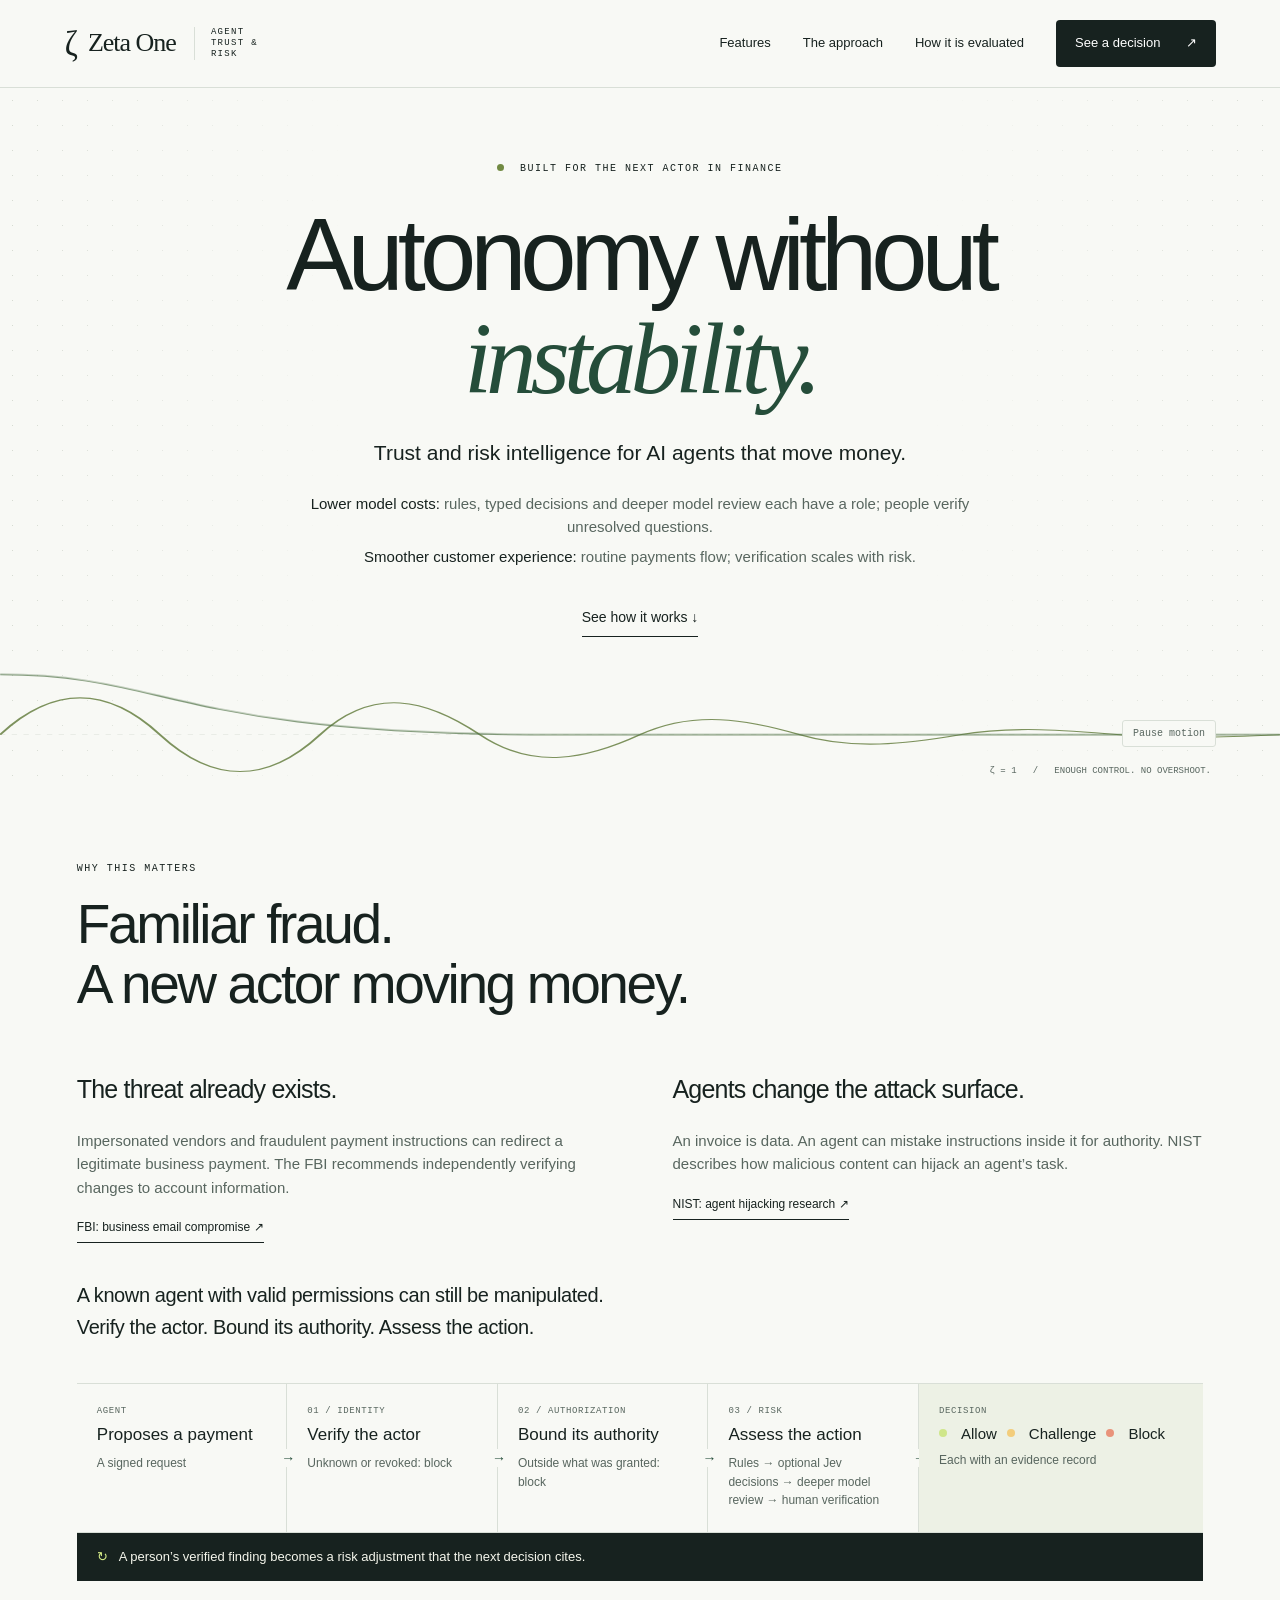
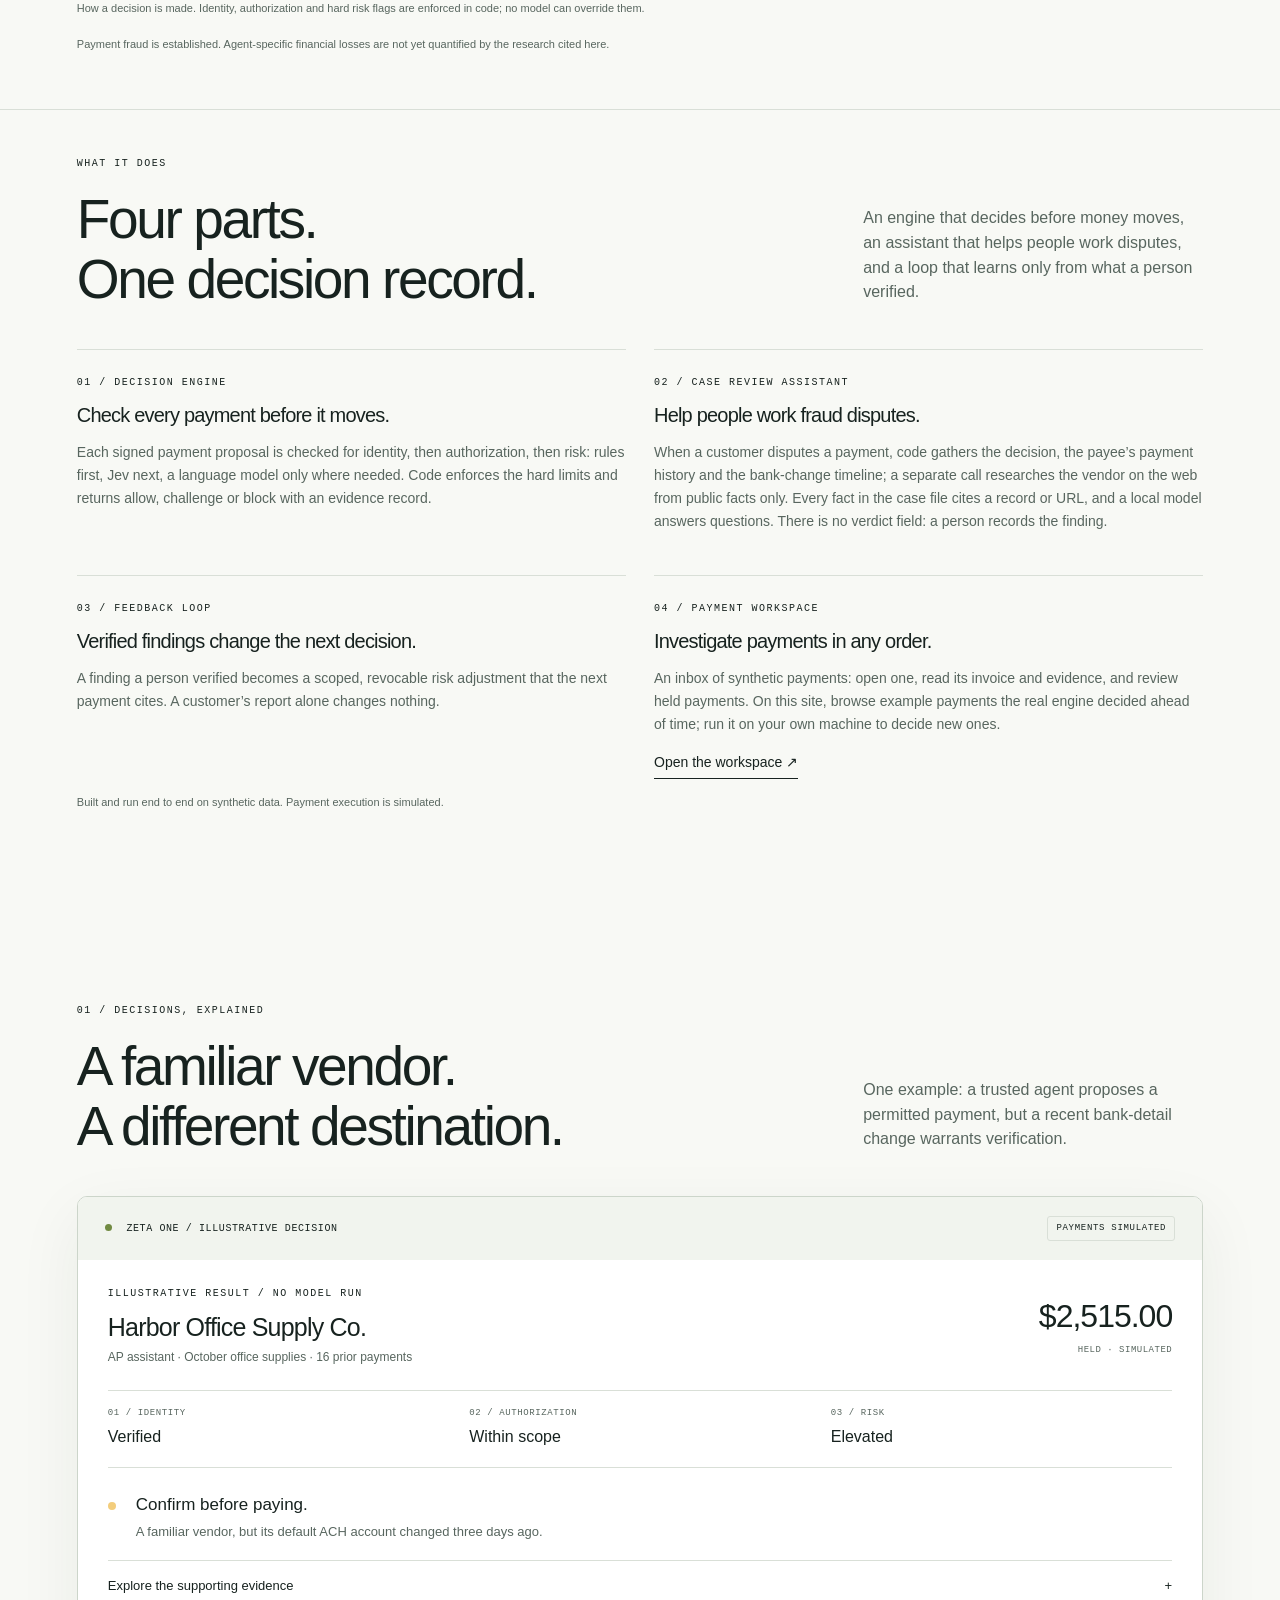
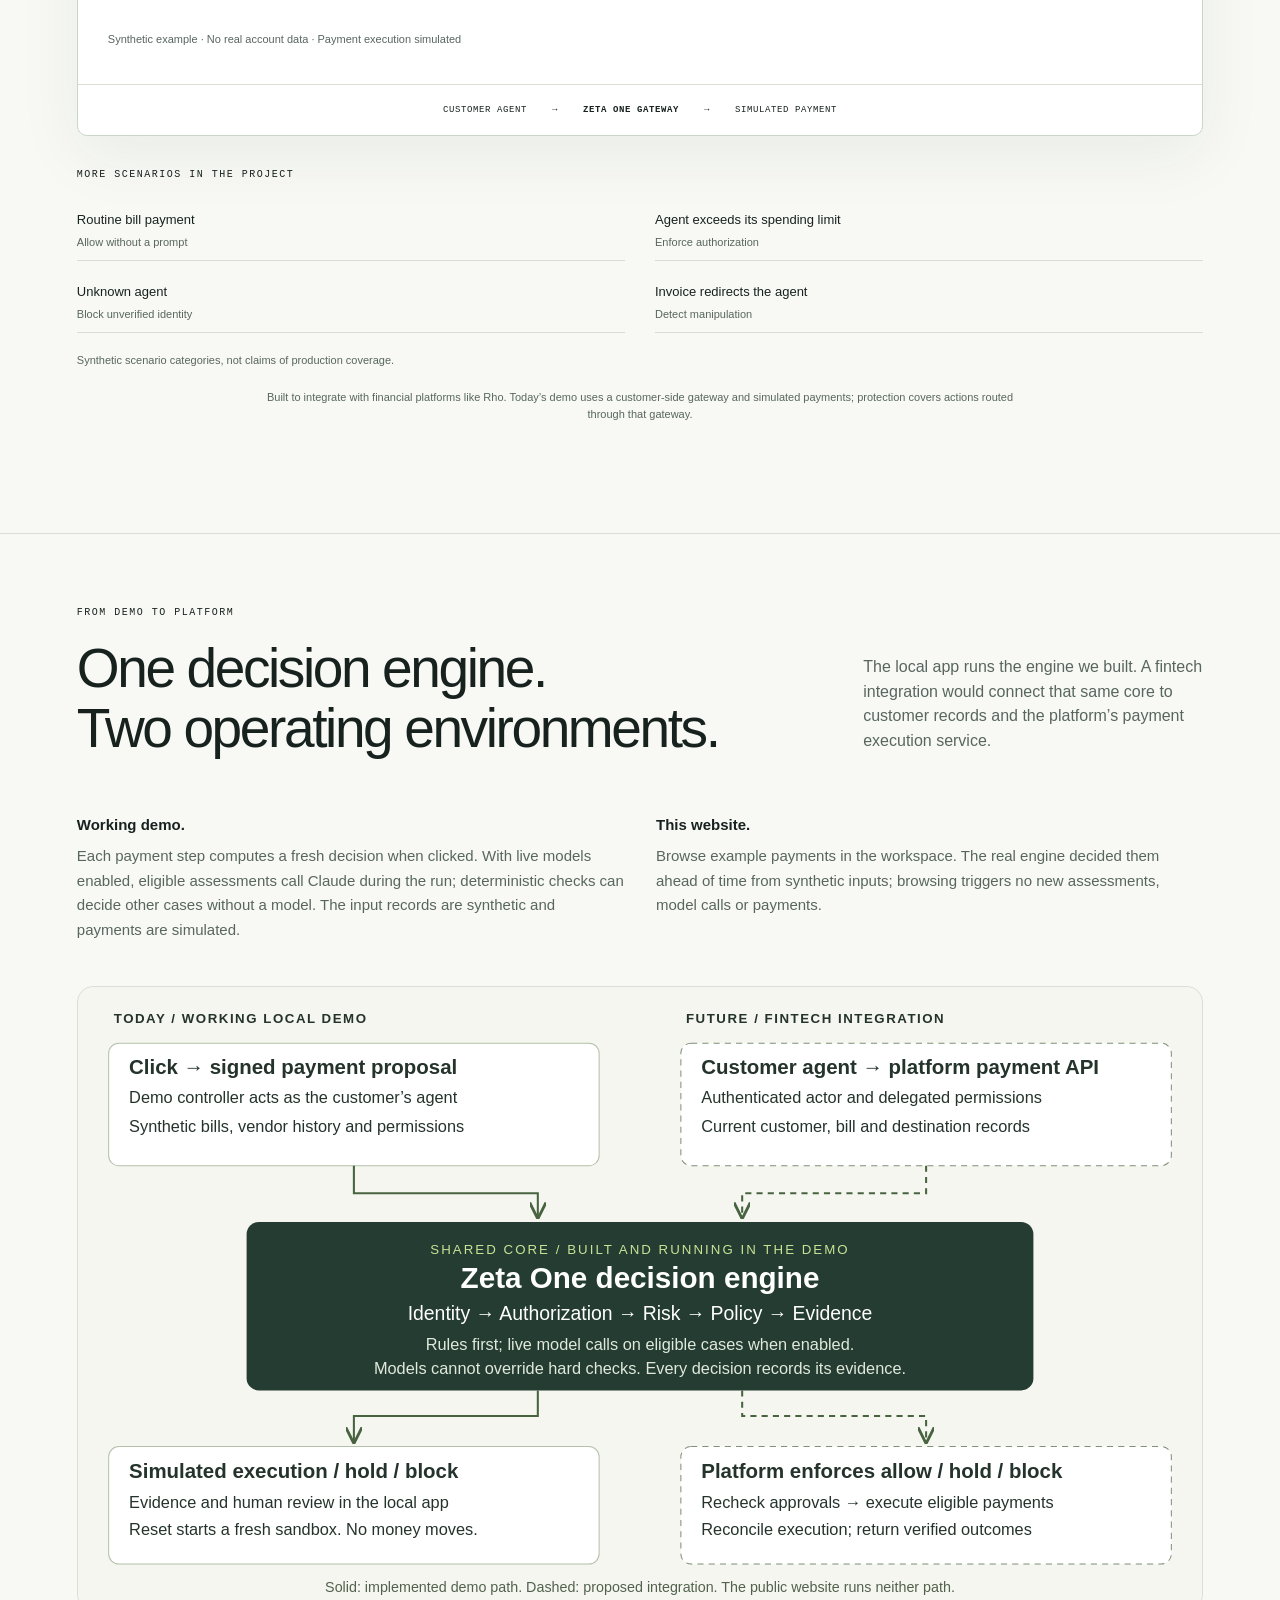
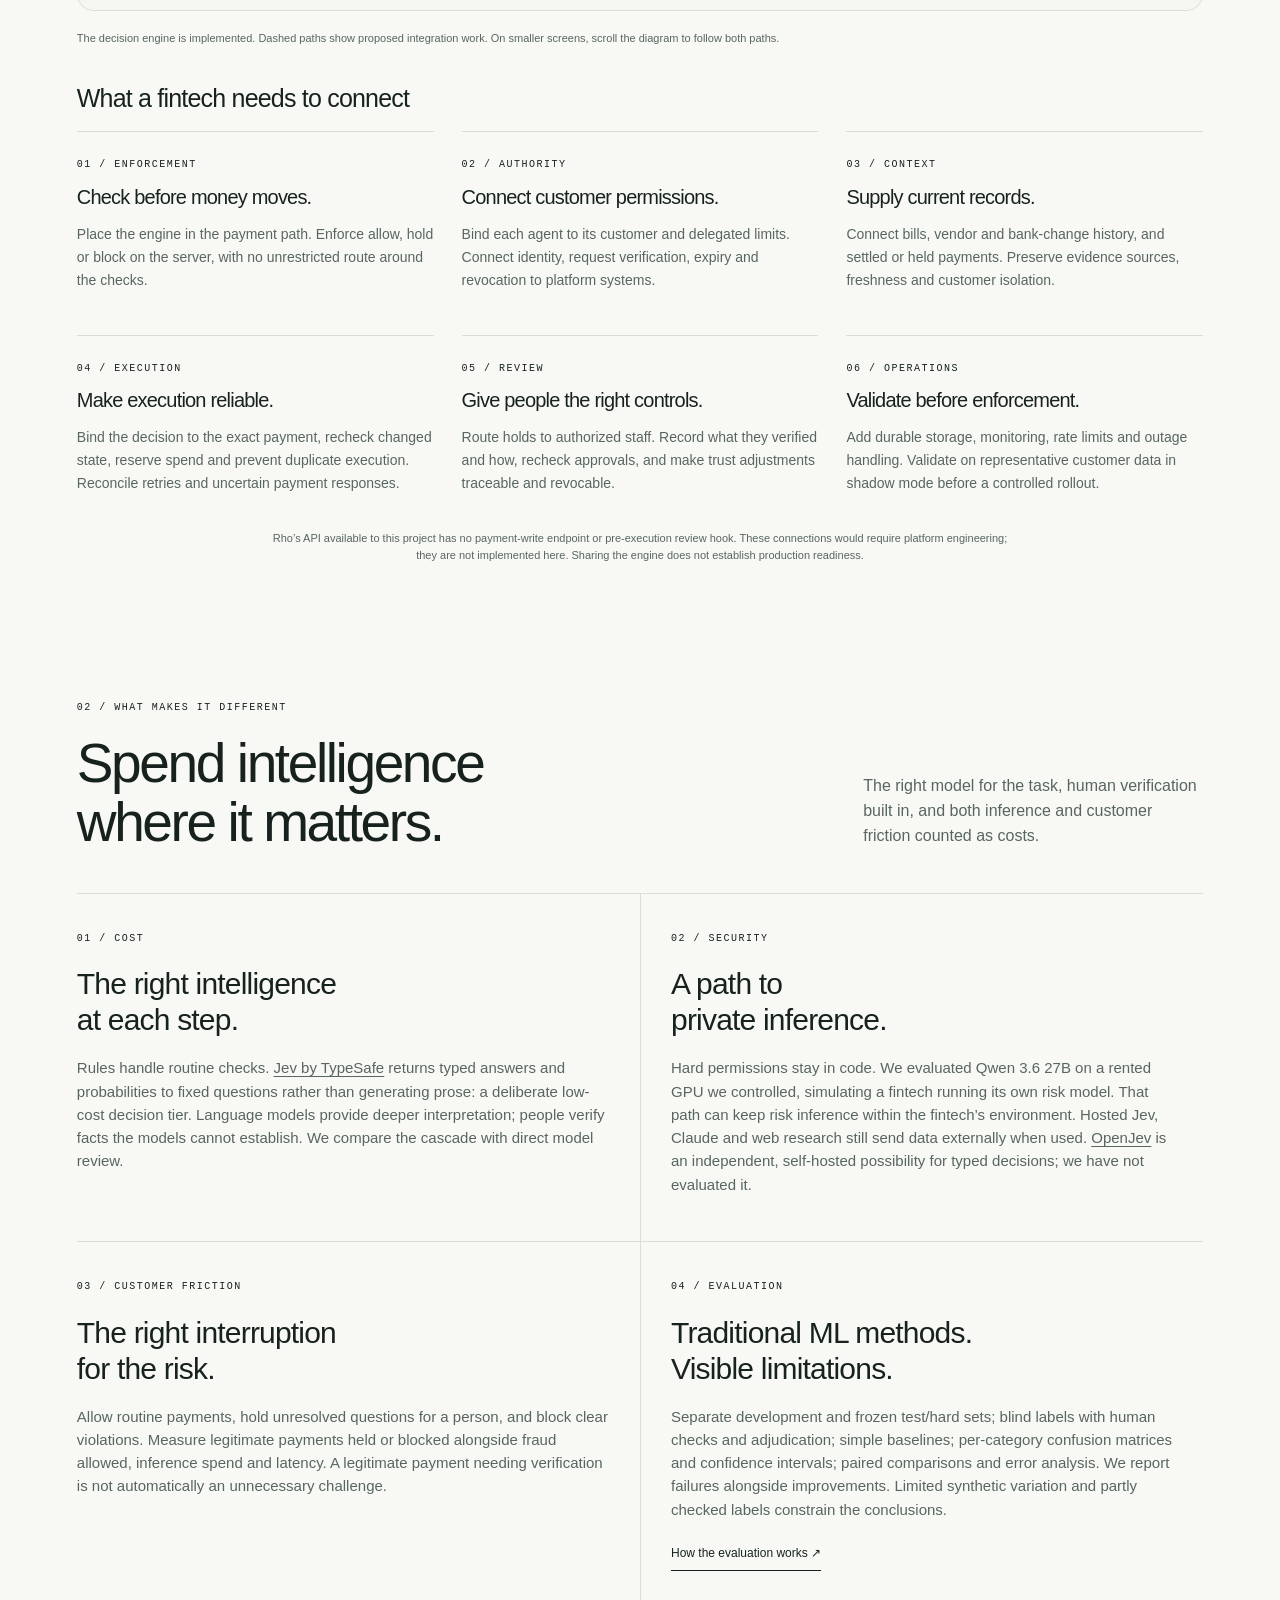
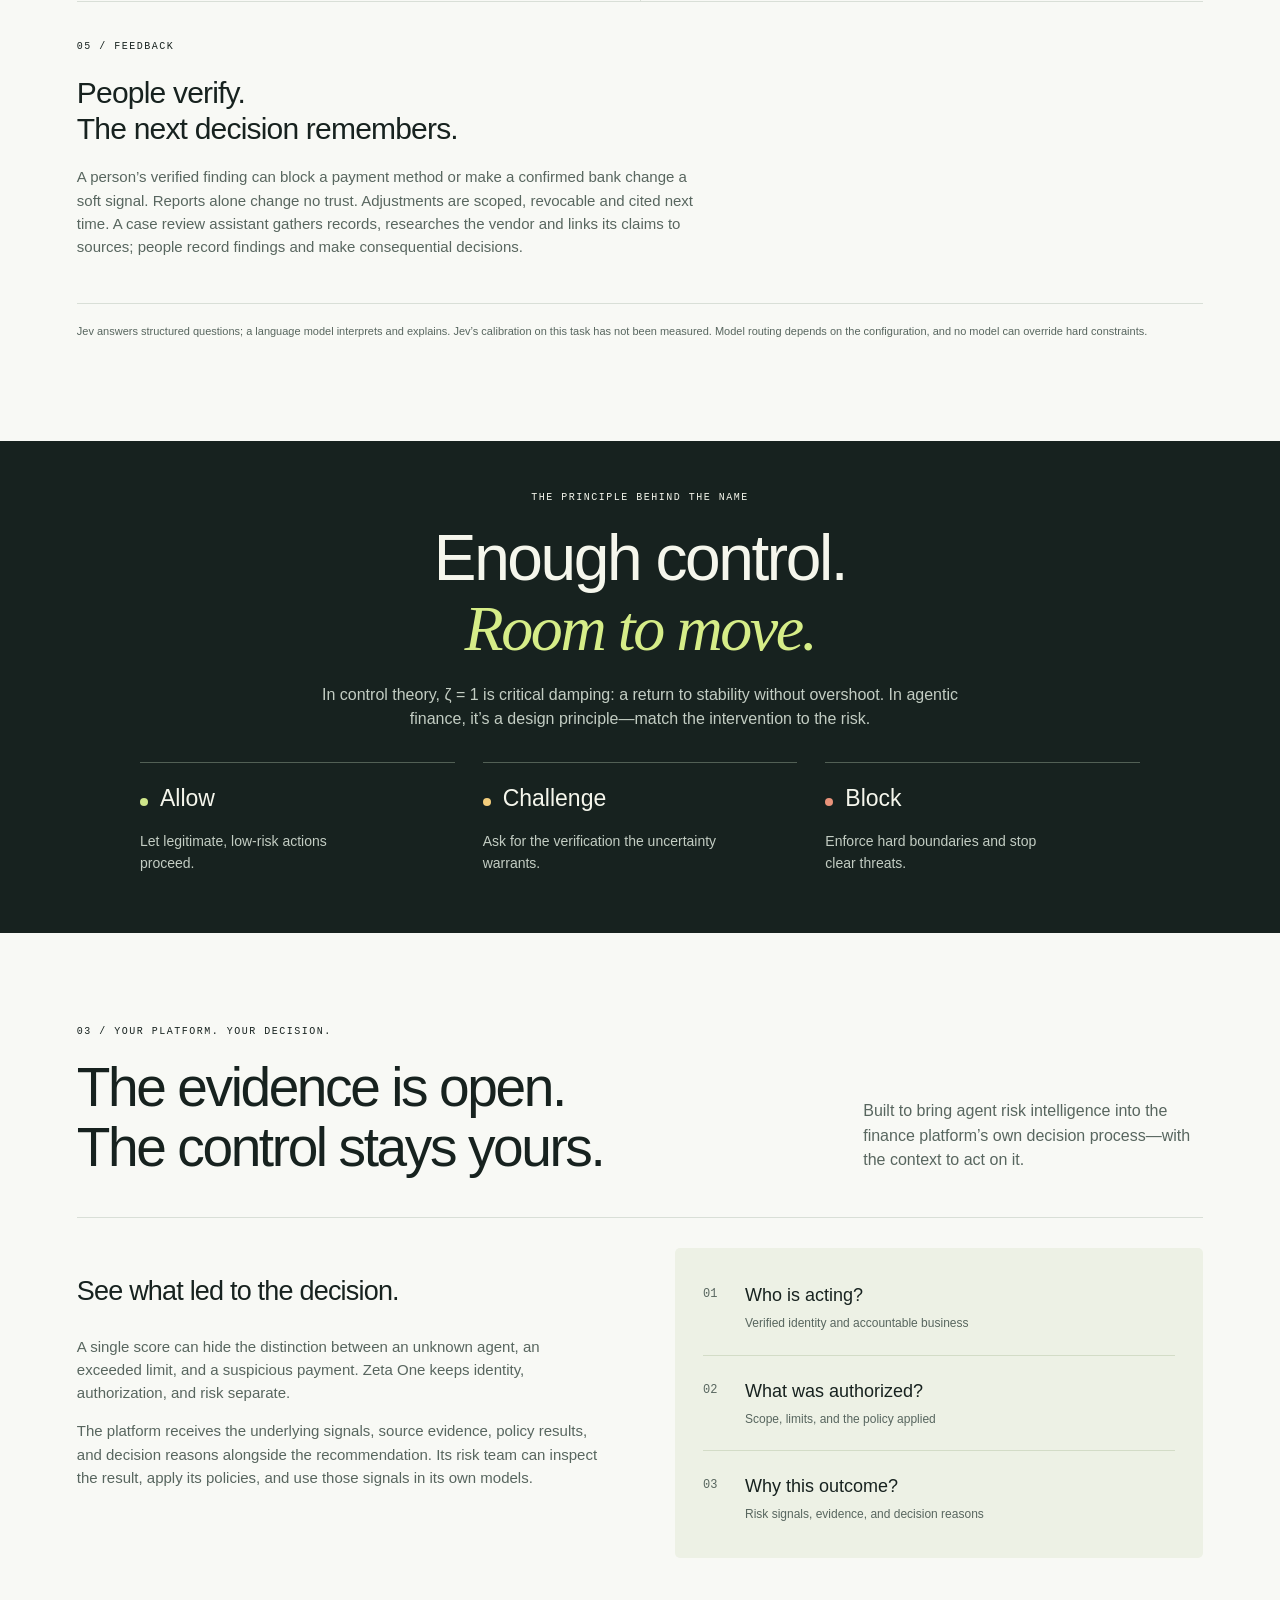
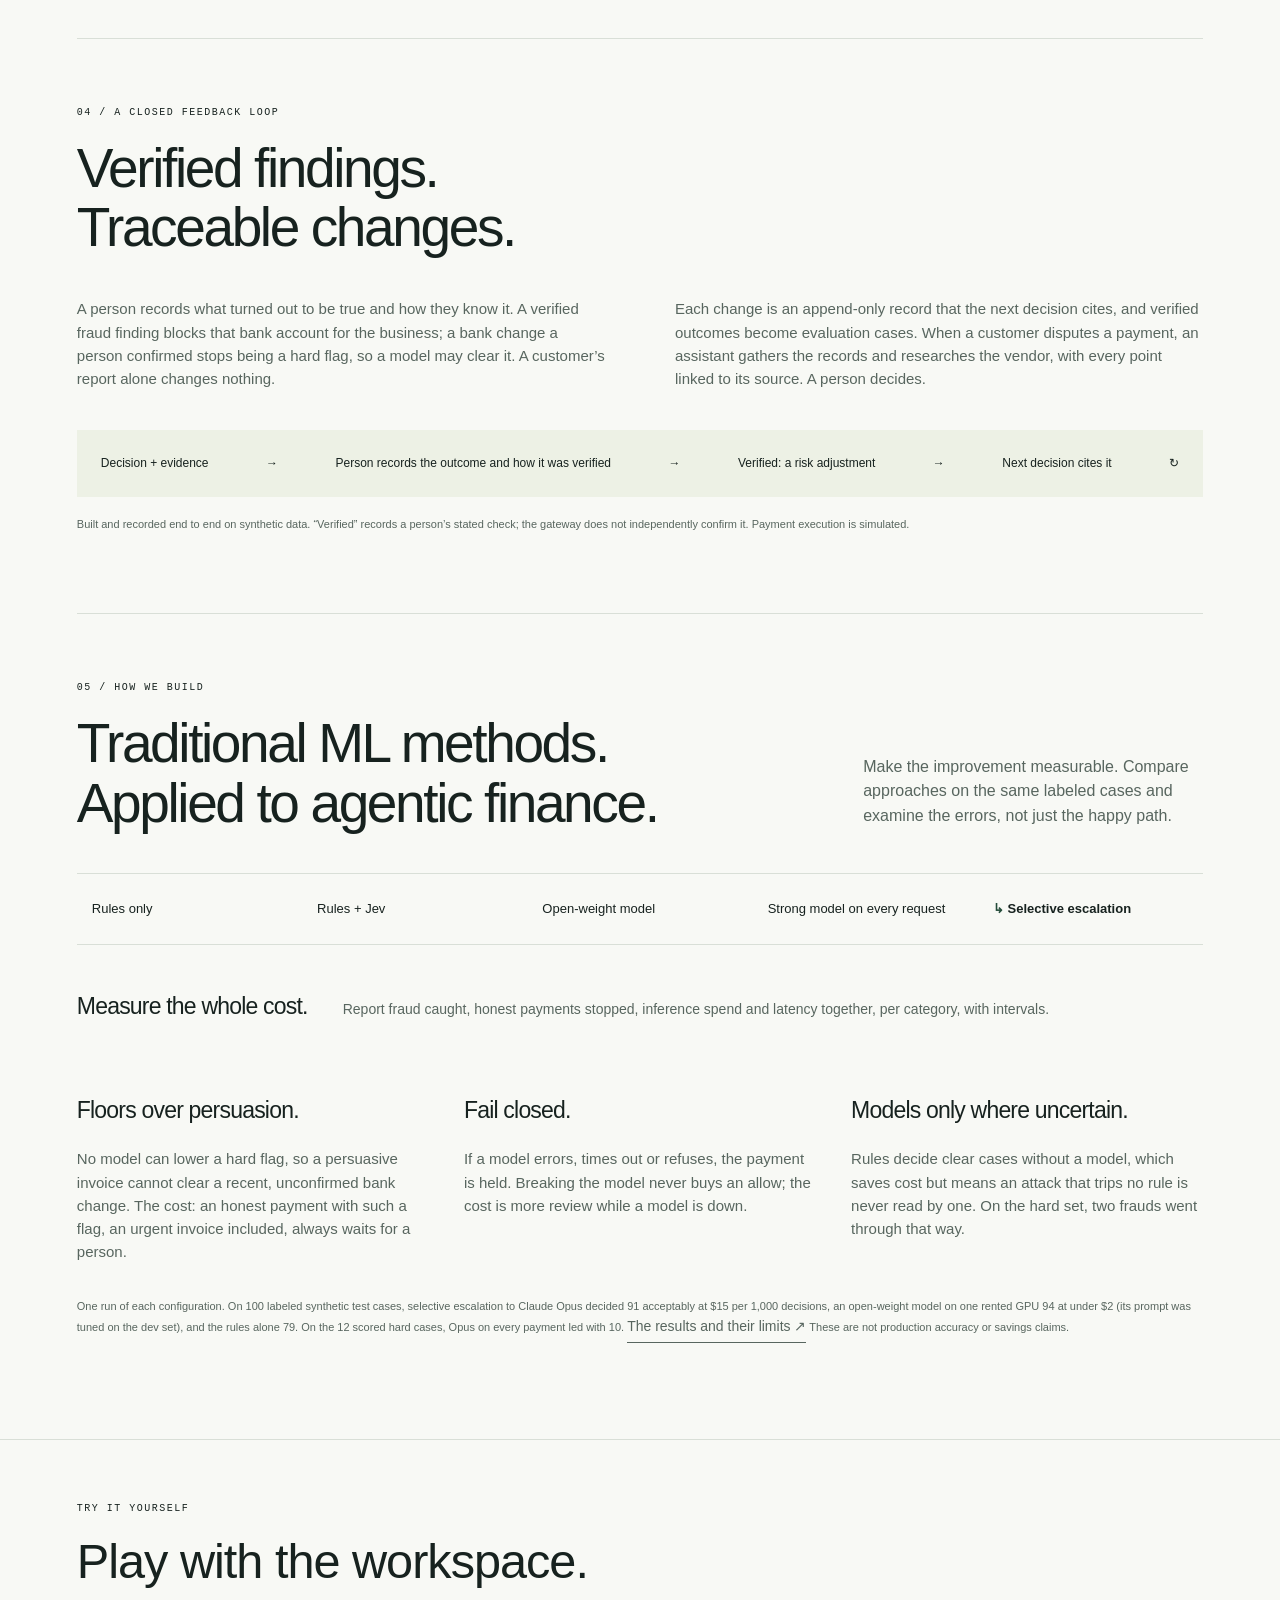
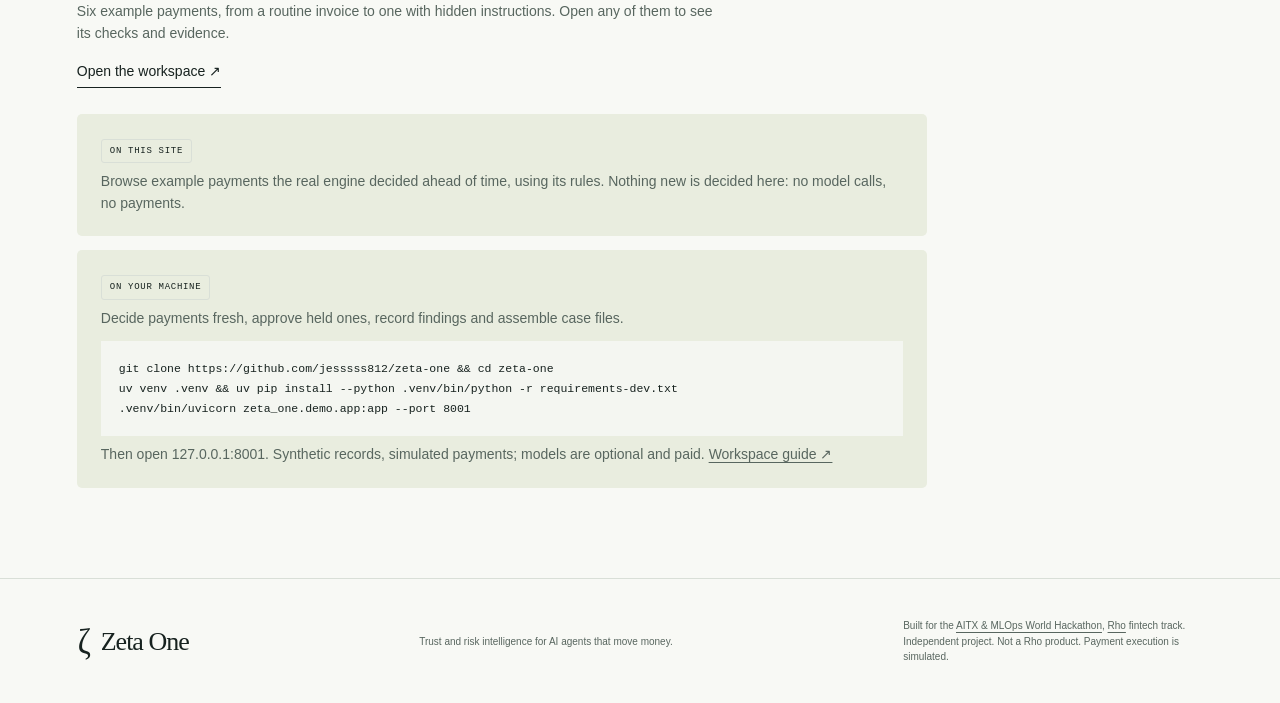
<file: site/index.html>
<!doctype html>
<html lang="en">
<head>
<meta charset="utf-8"><meta name="viewport" content="width=device-width, initial-scale=1">
<meta name="description" content="Zeta One: trust and risk intelligence for AI agents that move money. Evidence-led decisions, selective model review and a closed feedback loop for agentic finance.">
<title>Zeta One — Autonomy without instability</title>
<link rel="canonical" href="https://zeta-one-site.vercel.app/">
<link rel="stylesheet" href="./styles.css">
<script src="./motion.js" defer></script>
</head>
<body>
<a class="skip" href="#main">Skip to content</a>
<header><a class="brand" href="#" aria-label="Zeta One home"><span class="mark">ζ</span> Zeta One<span class="brand-note">AGENT TRUST & RISK</span></a><nav aria-label="Main navigation"><a href="#features">Features</a><a href="#approach">The approach</a><a href="./evaluation.html">How it is evaluated</a><a class="nav-cta" href="./workspace/">See a decision <span>↗</span></a></nav></header>
<main id="main">
<section class="hero">
<div class="eyebrow"><span class="dot"></span> BUILT FOR THE NEXT ACTOR IN FINANCE</div>
<h1>Autonomy without<br><em>instability.</em></h1>
<p class="hero-description">Trust and risk intelligence for AI agents that move money.</p>
<div class="hero-benefits"><p><strong>Lower model costs:</strong> rules, typed decisions and deeper model review each have a role; people verify unresolved questions.</p><p><strong>Smoother customer experience:</strong> routine payments flow; verification scales with risk.</p></div>
<div class="hero-actions"><a class="text-link" href="#approach">See how it works <span>↓</span></a></div>
<button class="motion-toggle" type="button" aria-pressed="false" hidden>Pause motion</button>
<div class="curve" aria-hidden="true"><svg viewBox="0 0 1200 280" preserveAspectRatio="none"><path class="grid-line" d="M0 145H1200"/><path class="ghost" d="M0 145 C50 35 100 35 150 145 S250 255 300 145 S400 65 450 145 S550 200 600 145 S700 110 750 145 S850 165 900 145 S1000 135 1050 145 S1150 150 1200 145"/><path class="settle" d="M0 10 C160 10 160 145 520 145 H1200"/></svg><span>ζ = 1 &nbsp; / &nbsp; ENOUGH CONTROL. NO OVERSHOOT.</span></div>
</section>
<section class="why-section" id="why">
<div class="eyebrow">WHY THIS MATTERS</div><h2>Familiar fraud.<br>A new actor moving money.</h2>
<div class="why-grid"><article><h3>The threat already exists.</h3><p>Impersonated vendors and fraudulent payment instructions can redirect a legitimate business payment. The FBI recommends independently verifying changes to account information.</p><a class="text-link" href="https://www.ic3.gov/CrimeInfo/BEC">FBI: business email compromise ↗</a></article><article><h3>Agents change the attack surface.</h3><p>An invoice is data. An agent can mistake instructions inside it for authority. NIST describes how malicious content can hijack an agent’s task.</p><a class="text-link" href="https://www.nist.gov/news-events/news/2025/01/technical-blog-strengthening-ai-agent-hijacking-evaluations">NIST: agent hijacking research ↗</a></article></div>
<p class="why-thesis">A known agent with valid permissions can still be manipulated.<br><strong>Verify the actor. Bound its authority. Assess the action.</strong></p>
<figure class="decision-flow" aria-labelledby="flow-caption">
<ol class="flow-steps">
<li><span>AGENT</span><strong>Proposes a payment</strong><small>A signed request</small></li>
<li><span>01 / IDENTITY</span><strong>Verify the actor</strong><small>Unknown or revoked: block</small></li>
<li><span>02 / AUTHORIZATION</span><strong>Bound its authority</strong><small>Outside what was granted: block</small></li>
<li><span>03 / RISK</span><strong>Assess the action</strong><small>Rules → optional Jev decisions → deeper model review → human verification</small></li>
<li class="flow-out"><span>DECISION</span><strong><i class="outcome-dot allow"></i>Allow <i class="outcome-dot challenge"></i>Challenge <i class="outcome-dot block"></i>Block</strong><small>Each with an evidence record</small></li>
</ol>
<p class="flow-loop"><span aria-hidden="true">↻</span> A person’s verified finding becomes a risk adjustment that the next decision cites.</p>
<figcaption id="flow-caption" class="fine">How a decision is made. Identity, authorization and hard risk flags are enforced in code; no model can override them.</figcaption>
</figure>
<p class="fine">Payment fraud is established. Agent-specific financial losses are not yet quantified by the research cited here.</p>
</section>
<section class="approach features" id="features"><div class="section-top"><div><div class="eyebrow">WHAT IT DOES</div><h2>Four parts.<br>One decision record.</h2></div><p>An engine that decides before money moves, an assistant that helps people work disputes, and a loop that learns only from what a person verified.</p></div>
<div class="integration-requirements">
<article><span class="eyebrow">01 / DECISION ENGINE</span><h3>Check every payment before it moves.</h3><p>Each signed payment proposal is checked for identity, then authorization, then risk: rules first, Jev next, a language model only where needed. Code enforces the hard limits and returns allow, challenge or block with an evidence record.</p></article>
<article><span class="eyebrow">02 / CASE REVIEW ASSISTANT</span><h3>Help people work fraud disputes.</h3><p>When a customer disputes a payment, code gathers the decision, the payee’s payment history and the bank-change timeline; a separate call researches the vendor on the web from public facts only. Every fact in the case file cites a record or URL, and a local model answers questions. There is no verdict field: a person records the finding.</p></article>
<article><span class="eyebrow">03 / FEEDBACK LOOP</span><h3>Verified findings change the next decision.</h3><p>A finding a person verified becomes a scoped, revocable risk adjustment that the next payment cites. A customer’s report alone changes nothing.</p></article>
<article><span class="eyebrow">04 / PAYMENT WORKSPACE</span><h3>Investigate payments in any order.</h3><p>An inbox of synthetic payments: open one, read its invoice and evidence, and review held payments. On this site, browse example payments the real engine decided ahead of time; run it on your own machine to decide new ones.</p><a class="text-link" href="./workspace/">Open the workspace ↗</a></article>
</div><p class="fine">Built and run end to end on synthetic data. Payment execution is simulated.</p></section>
<section class="demo-section" id="demo">
<div class="section-top"><div><div class="eyebrow">01 / DECISIONS, EXPLAINED</div><h2>A familiar vendor.<br>A different destination.</h2></div><p>One example: a trusted agent proposes a permitted payment, but a recent bank-detail change warrants verification.</p></div>
<div class="console">
<div class="console-bar"><span><span class="dot"></span> ZETA ONE / ILLUSTRATIVE DECISION</span><span class="label">PAYMENTS SIMULATED</span></div>
<div class="compact-decision">
<div class="payment-summary"><div><div class="eyebrow">ILLUSTRATIVE RESULT / NO MODEL RUN</div><h3>Harbor Office Supply Co.</h3><p>AP assistant · October office supplies · 16 prior payments</p></div><div class="payment-total">$2,515.00<span>HELD · SIMULATED</span></div></div>
<div class="decision-strip"><div><span>01 / IDENTITY</span><strong>Verified</strong></div><div><span>02 / AUTHORIZATION</span><strong>Within scope</strong></div><div><span>03 / RISK</span><strong>Elevated</strong></div></div>
<div class="compact-verdict"><span class="outcome-dot challenge"></span><div><strong>Confirm before paying.</strong><p>A familiar vendor, but its default ACH account changed three days ago.</p></div></div>
<details class="decision-details"><summary>Explore the supporting evidence <span aria-hidden="true">+</span></summary><div class="detail-grid"><div><h4>Identity & authorization</h4><p>The registered AP agent acts for Larkspur Analytics. This $2,515 payment is within its $5,000 per-payment limit.</p></div><div><h4>Payment context</h4><p>16 prior payments and a typical amount. The default ACH account changed from First Harbor Savings to Meridian Trust Bank.</p></div><div><h4>What happens next</h4><p>The illustrative policy holds the payment and routes a confirmation request to the finance owner.</p></div><div><h4>Provenance</h4><p>Authored synthetic scenario, not a live engine result. No model was run. Cost and latency have not been measured.</p></div></div></details>
<p class="fine">Synthetic example · No real account data · Payment execution simulated</p>
</div>
<div class="console-footer"><span>CUSTOMER AGENT</span><span>→</span><strong>ZETA ONE GATEWAY</strong><span>→</span><span>SIMULATED PAYMENT</span></div>
</div>
<div class="other-cases"><span class="eyebrow">MORE SCENARIOS IN THE PROJECT</span><ul><li>Routine bill payment <span>Allow without a prompt</span></li><li>Agent exceeds its spending limit <span>Enforce authorization</span></li><li>Unknown agent <span>Block unverified identity</span></li><li>Invoice redirects the agent <span>Detect manipulation</span></li></ul><p class="fine">Synthetic scenario categories, not claims of production coverage.</p></div>
<p class="scope-note">Built to integrate with financial platforms like Rho. Today’s demo uses a customer-side gateway and simulated payments; protection covers actions routed through that gateway.</p>
</section>
<section class="integration-section" id="integration" aria-labelledby="integration-title">
<div class="section-top"><div><div class="eyebrow">FROM DEMO TO PLATFORM</div><h2 id="integration-title">One decision engine.<br>Two operating environments.</h2></div><p>The local app runs the engine we built. A fintech integration would connect that same core to customer records and the platform’s payment execution service.</p></div>
<div class="integration-status"><p><strong>Working demo.</strong> Each payment step computes a fresh decision when clicked. With live models enabled, eligible assessments call Claude during the run; deterministic checks can decide other cases without a model. The input records are synthetic and payments are simulated.</p><p><strong>This website.</strong> Browse example payments in the workspace. The real engine decided them ahead of time from synthetic inputs; browsing triggers no new assessments, model calls or payments.</p></div>
<figure class="integration-figure"><div class="integration-diagram" role="region" tabindex="0" aria-label="Demo and proposed fintech integration flow; scroll horizontally on smaller screens"><img src="./integration-flow.svg" width="1100" height="610" loading="lazy" alt="Today’s signed demo proposals and a future fintech’s customer requests feed one shared Zeta One engine: identity, authorization, risk, policy and evidence. The demo simulates payment outcomes; a future platform must enforce the decision before real execution. Dashed paths are proposed integration work."></div><figcaption class="fine">The decision engine is implemented. Dashed paths show proposed integration work. On smaller screens, scroll the diagram to follow both paths.</figcaption></figure>
<h3 class="integration-subtitle">What a fintech needs to connect</h3>
<div class="integration-requirements">
<article><span class="eyebrow">01 / ENFORCEMENT</span><h3>Check before money moves.</h3><p>Place the engine in the payment path. Enforce allow, hold or block on the server, with no unrestricted route around the checks.</p></article>
<article><span class="eyebrow">02 / AUTHORITY</span><h3>Connect customer permissions.</h3><p>Bind each agent to its customer and delegated limits. Connect identity, request verification, expiry and revocation to platform systems.</p></article>
<article><span class="eyebrow">03 / CONTEXT</span><h3>Supply current records.</h3><p>Connect bills, vendor and bank-change history, and settled or held payments. Preserve evidence sources, freshness and customer isolation.</p></article>
<article><span class="eyebrow">04 / EXECUTION</span><h3>Make execution reliable.</h3><p>Bind the decision to the exact payment, recheck changed state, reserve spend and prevent duplicate execution. Reconcile retries and uncertain payment responses.</p></article>
<article><span class="eyebrow">05 / REVIEW</span><h3>Give people the right controls.</h3><p>Route holds to authorized staff. Record what they verified and how, recheck approvals, and make trust adjustments traceable and revocable.</p></article>
<article><span class="eyebrow">06 / OPERATIONS</span><h3>Validate before enforcement.</h3><p>Add durable storage, monitoring, rate limits and outage handling. Validate on representative customer data in shadow mode before a controlled rollout.</p></article>
</div>
<p class="scope-note">Rho’s API available to this project has no payment-write endpoint or pre-execution review hook. These connections would require platform engineering; they are not implemented here. Sharing the engine does not establish production readiness.</p>
</section>
<section class="approach" id="approach"><div class="section-top"><div><div class="eyebrow">02 / WHAT MAKES IT DIFFERENT</div><h2>Spend intelligence<br>where it matters.</h2></div><p>The right model for the task, human verification built in, and both inference and customer friction counted as costs.</p></div>
<div class="difference-grid">
<article><span class="eyebrow">01 / COST</span><h3>The right intelligence<br>at each step.</h3><p>Rules handle routine checks. <a class="inline-link" href="https://typesafe.ai/blog/introducing-system-one-models-and-jev">Jev by TypeSafe</a> returns typed answers and probabilities to fixed questions rather than generating prose: a deliberate low-cost decision tier. Language models provide deeper interpretation; people verify facts the models cannot establish. We compare the cascade with direct model review.</p></article>
<article><span class="eyebrow">02 / SECURITY</span><h3>A path to<br>private inference.</h3><p>Hard permissions stay in code. We evaluated Qwen 3.6 27B on a rented GPU we controlled, simulating a fintech running its own risk model. That path can keep risk inference within the fintech’s environment. Hosted Jev, Claude and web research still send data externally when used. <a class="inline-link" href="https://github.com/TheoLeeCJ/SemIf-OpenJev">OpenJev</a> is an independent, self-hosted possibility for typed decisions; we have not evaluated it.</p></article>
<article><span class="eyebrow">03 / CUSTOMER FRICTION</span><h3>The right interruption<br>for the risk.</h3><p>Allow routine payments, hold unresolved questions for a person, and block clear violations. Measure legitimate payments held or blocked alongside fraud allowed, inference spend and latency. A legitimate payment needing verification is not automatically an unnecessary challenge.</p></article>
<article><span class="eyebrow">04 / EVALUATION</span><h3>Traditional ML methods.<br>Visible limitations.</h3><p>Separate development and frozen test/hard sets; blind labels with human checks and adjudication; simple baselines; per-category confusion matrices and confidence intervals; paired comparisons and error analysis. We report failures alongside improvements. Limited synthetic variation and partly checked labels constrain the conclusions.</p><a class="text-link" href="./evaluation.html">How the evaluation works ↗</a></article>
<article><span class="eyebrow">05 / FEEDBACK</span><h3>People verify.<br>The next decision remembers.</h3><p>A person’s verified finding can block a payment method or make a confirmed bank change a soft signal. Reports alone change no trust. Adjustments are scoped, revocable and cited next time. A case review assistant gathers records, researches the vendor and links its claims to sources; people record findings and make consequential decisions.</p></article>
</div><p class="fine">Jev answers structured questions; a language model interprets and explains. Jev’s calibration on this task has not been measured. Model routing depends on the configuration, and no model can override hard constraints.</p></section>
<section class="principle"><div class="eyebrow">THE PRINCIPLE BEHIND THE NAME</div><h2>Enough control.<br><span>Room to move.</span></h2><p>In control theory, ζ = 1 is critical damping: a return to stability without overshoot. In agentic finance, it’s a design principle—match the intervention to the risk.</p><div class="outcomes"><div><span class="outcome-dot allow"></span><strong>Allow</strong><p>Let legitimate, low-risk actions proceed.</p></div><div><span class="outcome-dot challenge"></span><strong>Challenge</strong><p>Ask for the verification the uncertainty warrants.</p></div><div><span class="outcome-dot block"></span><strong>Block</strong><p>Enforce hard boundaries and stop clear threats.</p></div></div></section>
<section id="proof" class="proof">
<div class="section-top"><div><div class="eyebrow">03 / YOUR PLATFORM. YOUR DECISION.</div><h2>The evidence is open.<br>The control stays yours.</h2></div><p>Built to bring agent risk intelligence into the finance platform’s own decision process—with the context to act on it.</p></div>
<div class="platform-evidence"><div><h3>See what led to the decision.</h3><p>A single score can hide the distinction between an unknown agent, an exceeded limit, and a suspicious payment. Zeta One keeps identity, authorization, and risk separate.</p><p>The platform receives the underlying signals, source evidence, policy results, and decision reasons alongside the recommendation. Its risk team can inspect the result, apply its policies, and use those signals in its own models.</p></div><div class="evidence-stack"><div><span>01</span><strong>Who is acting?</strong><small>Verified identity and accountable business</small></div><div><span>02</span><strong>What was authorized?</strong><small>Scope, limits, and the policy applied</small></div><div><span>03</span><strong>Why this outcome?</strong><small>Risk signals, evidence, and decision reasons</small></div></div></div>
<div class="learning-section"><div class="eyebrow">04 / A CLOSED FEEDBACK LOOP</div><h2>Verified findings.<br>Traceable changes.</h2><div class="learning-copy"><p>A person records what turned out to be true and how they know it. A verified fraud finding blocks that bank account for the business; a bank change a person confirmed stops being a hard flag, so a model may clear it. A customer’s report alone changes nothing.</p><p>Each change is an append-only record that the next decision cites, and verified outcomes become evaluation cases. When a customer disputes a payment, an assistant gathers the records and researches the vendor, with every point linked to its source. A person decides.</p></div><div class="learning-flow" aria-label="The feedback loop"><span>Decision + evidence</span><span aria-hidden="true">→</span><span>Person records the outcome and how it was verified</span><span aria-hidden="true">→</span><span>Verified: a risk adjustment</span><span aria-hidden="true">→</span><span>Next decision cites it</span><span aria-hidden="true">↻</span></div><p class="fine">Built and recorded end to end on synthetic data. “Verified” records a person’s stated check; the gateway does not independently confirm it. Payment execution is simulated.</p></div>
<div class="evaluation-section"><div class="section-top"><div><div class="eyebrow">05 / HOW WE BUILD</div><h2>Traditional ML methods.<br>Applied to agentic finance.</h2></div><p>Make the improvement measurable. Compare approaches on the same labeled cases and examine the errors, not just the happy path.</p></div><div class="comparison"><span>Rules only</span><span>Rules + Jev</span><span>Open-weight model</span><span>Strong model on every request</span><span class="selected">Selective escalation</span></div><div class="eval-summary"><h3>Measure the whole cost.</h3><p>Report fraud caught, honest payments stopped, inference spend and latency together, per category, with intervals.</p></div><div class="eval-principles" aria-label="Trade-offs we chose"><div><h3>Floors over persuasion.</h3><p>No model can lower a hard flag, so a persuasive invoice cannot clear a recent, unconfirmed bank change. The cost: an honest payment with such a flag, an urgent invoice included, always waits for a person.</p></div><div><h3>Fail closed.</h3><p>If a model errors, times out or refuses, the payment is held. Breaking the model never buys an allow; the cost is more review while a model is down.</p></div><div><h3>Models only where uncertain.</h3><p>Rules decide clear cases without a model, which saves cost but means an attack that trips no rule is never read by one. On the hard set, two frauds went through that way.</p></div></div><p class="fine">One run of each configuration. On 100 labeled synthetic test cases, selective escalation to Claude Opus decided 91 acceptably at $15 per 1,000 decisions, an open-weight model on one rented GPU 94 at under $2 (its prompt was tuned on the dev set), and the rules alone 79. On the 12 scored hard cases, Opus on every payment led with 10. <a class="text-link" href="./evaluation.html#results">The results and their limits ↗</a> These are not production accuracy or savings claims.</p></div>
</section>
<section class="film" id="try"><div><div class="eyebrow">TRY IT YOURSELF</div><h2>Play with the workspace.</h2><p>Six example payments, from a routine invoice to one with hidden instructions. Open any of them to see its checks and evidence.</p><a class="text-link" href="./workspace/">Open the workspace ↗</a></div><div class="try-ways"><div class="try-way"><span class="label">ON THIS SITE</span><p>Browse example payments the real engine decided ahead of time, using its rules. Nothing new is decided here: no model calls, no payments.</p></div><div class="try-way"><span class="label">ON YOUR MACHINE</span><p>Decide payments fresh, approve held ones, record findings and assemble case files.</p><pre>git clone https://github.com/jesssss812/zeta-one &amp;&amp; cd zeta-one
uv venv .venv &amp;&amp; uv pip install --python .venv/bin/python -r requirements-dev.txt
.venv/bin/uvicorn zeta_one.demo.app:app --port 8001</pre><p>Then open 127.0.0.1:8001. Synthetic records, simulated payments; models are optional and paid. <a class="inline-link" href="https://github.com/jesssss812/zeta-one/blob/main/docs/reference/payment-workspace.md">Workspace guide ↗</a></p></div></div></section>
</main><footer><a class="brand" href="#"><span class="mark">ζ</span> Zeta One</a><p>Trust and risk intelligence for AI agents that move money.</p><div>Built for the <a class="inline-link" href="https://common-scooter-829.notion.site/AITX-MLOps-World-Community-Hackathon-Austin-Tech-Week-4021e636288e81e08278fd9a977d7639">AITX &amp; MLOps World Hackathon</a>, <a class="inline-link" href="https://www.rho.co/">Rho</a> fintech track.<br>Independent project. Not a Rho product. Payment execution is simulated.</div></footer>
</body></html>
</file>
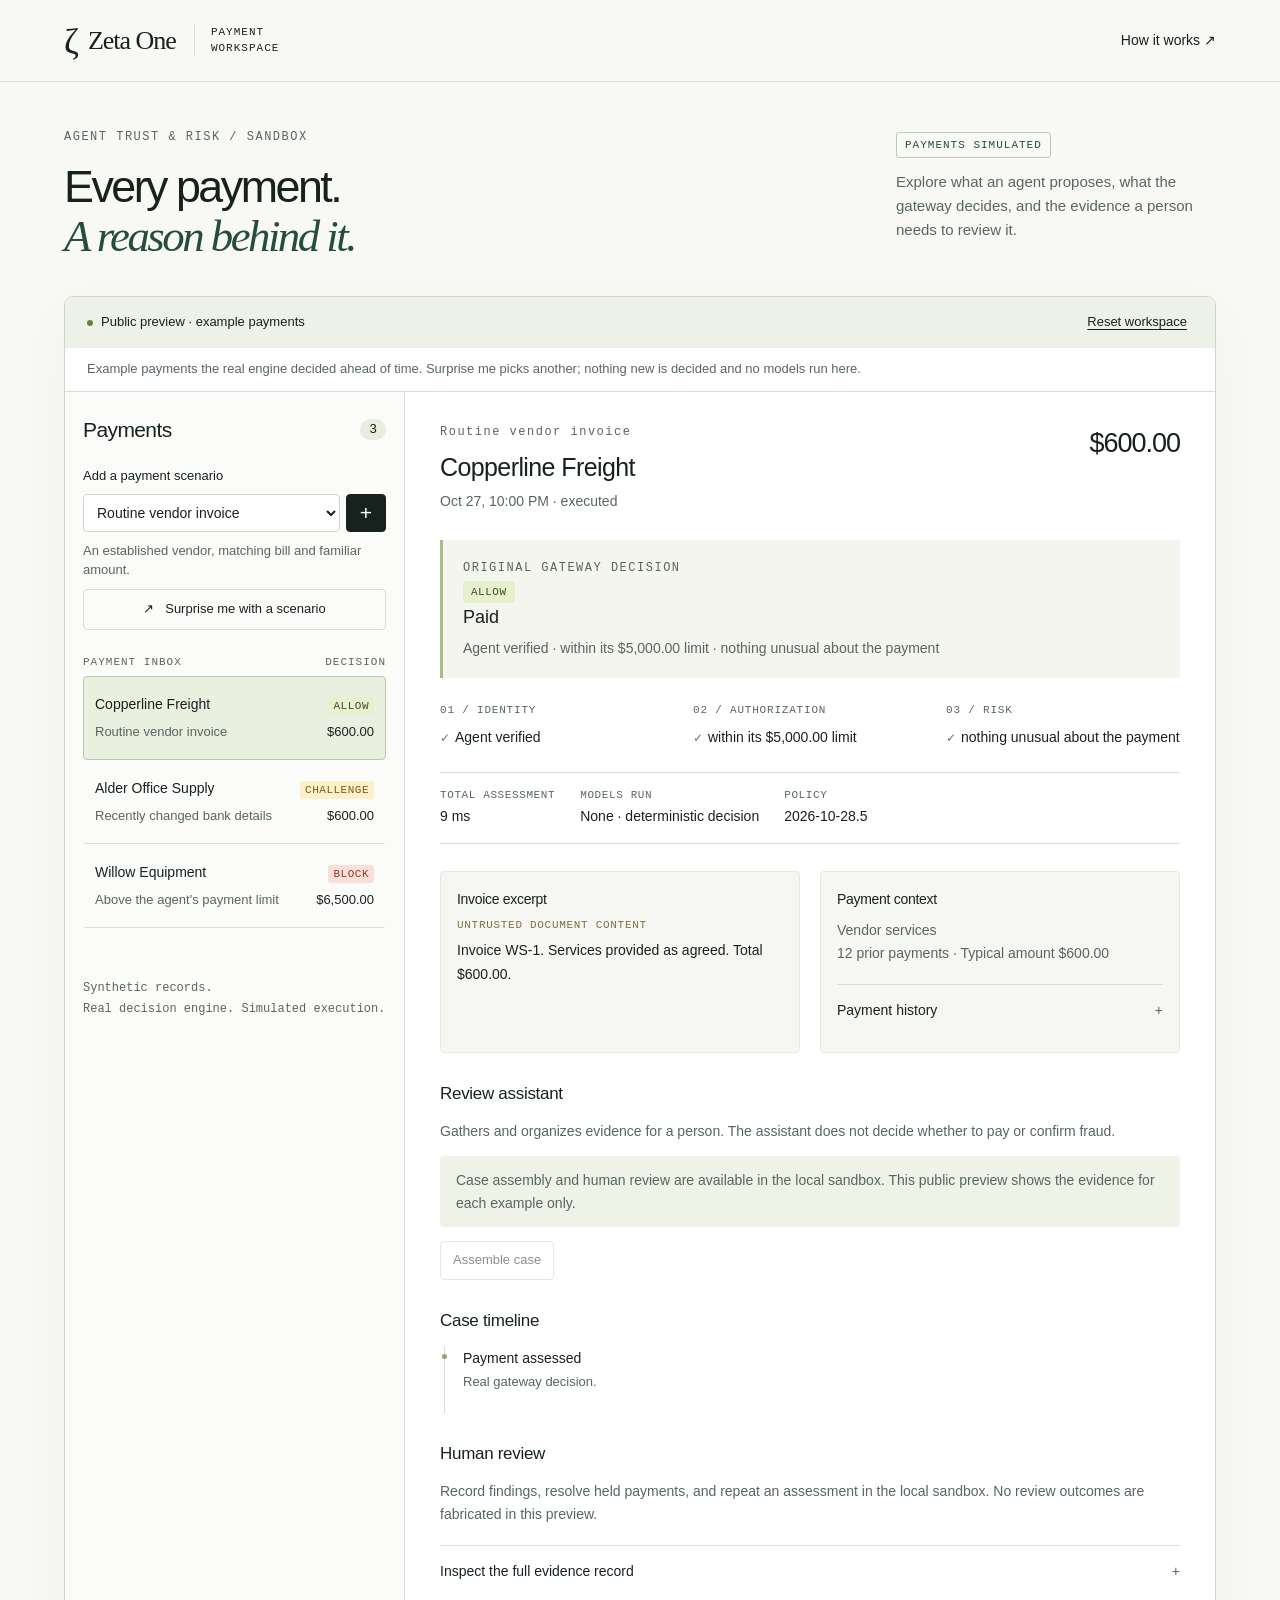
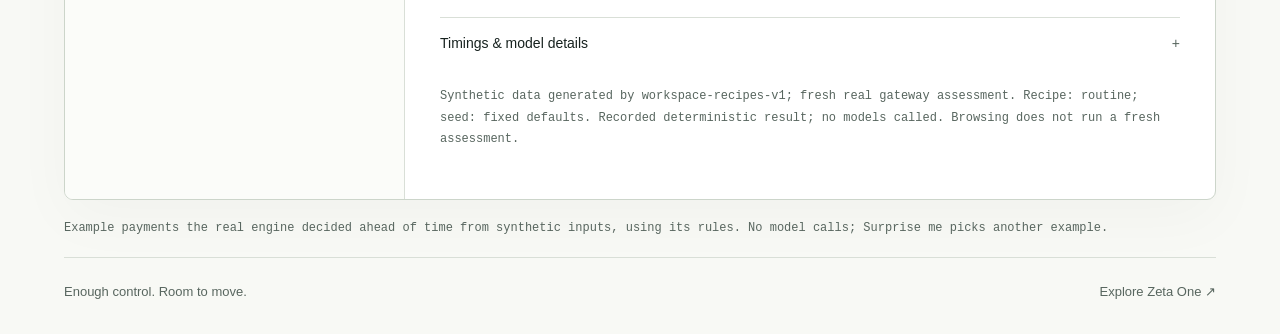
<file: site/workspace/index.html>
<!doctype html><html lang="en"><head><meta charset="utf-8"><meta name="viewport" content="width=device-width,initial-scale=1"><title>Payment workspace · Zeta One</title><link rel="stylesheet" href="./workspace.css"><script type="module" src="./app.js"></script></head><body><a class="skip" href="#main">Skip to workspace</a><header><a class="brand" href="../"><span class="mark">ζ</span> Zeta One <span class="brand-note">PAYMENT WORKSPACE</span></a><nav><a href="../#approach">How it works ↗</a><a id="legacy" href="/demo-legacy" hidden>Legacy guided demo ↗</a></nav></header><main id="main"><section class="intro"><div><div class="eyebrow">AGENT TRUST & RISK / SANDBOX</div><h1>Every payment.<br><em>A reason behind it.</em></h1></div><div class="intro-note"><span class="simulation">PAYMENTS SIMULATED</span><p>Explore what an agent proposes, what the gateway decides, and the evidence a person needs to review it.</p></div></section><section class="workspace" aria-label="Payment review workspace"><div class="workspace-bar"><div><span class="connection-dot"></span><strong id="mode">Connecting…</strong></div><span id="busy" role="status" aria-live="polite"></span><button id="reset" class="quiet" type="button">Reset workspace</button></div><p id="mode-description" class="mode-description"></p><div id="error" class="error" role="alert" hidden></div><div class="workspace-body"><aside class="inbox" aria-label="Payments"><div class="inbox-title"><h2>Payments</h2><span id="count" class="count">0</span></div><form id="add-form"><label for="recipe">Add a payment scenario</label><div class="add-row"><select id="recipe" required aria-describedby="recipe-description"><option value="">Loading scenarios…</option></select><button class="primary" type="submit" aria-label="Add selected payment scenario">+</button></div><p id="recipe-description" class="hint"></p></form><button id="random" class="random" type="button">↗ &nbsp; Surprise me with a scenario</button><div class="inbox-divider"><span>PAYMENT INBOX</span><span>DECISION</span></div><div id="payments"></div><p id="inbox-empty" class="empty-note">Choose a scenario above to assess your first payment.</p><p class="inbox-foot">Synthetic records.<br>Real decision engine. Simulated execution.</p></aside><section id="detail" class="detail" aria-label="Selected payment"><div class="empty-detail"><span class="empty-mark">ζ</span><h2>Start with a payment.</h2><p>Add a scenario to see the gateway separate identity, authorization, and risk.</p></div></section></div></section><p id="provenance" class="provenance"></p><footer><span>Enough control. Room to move.</span><a href="../">Explore Zeta One ↗</a></footer></main></body></html>
</file>
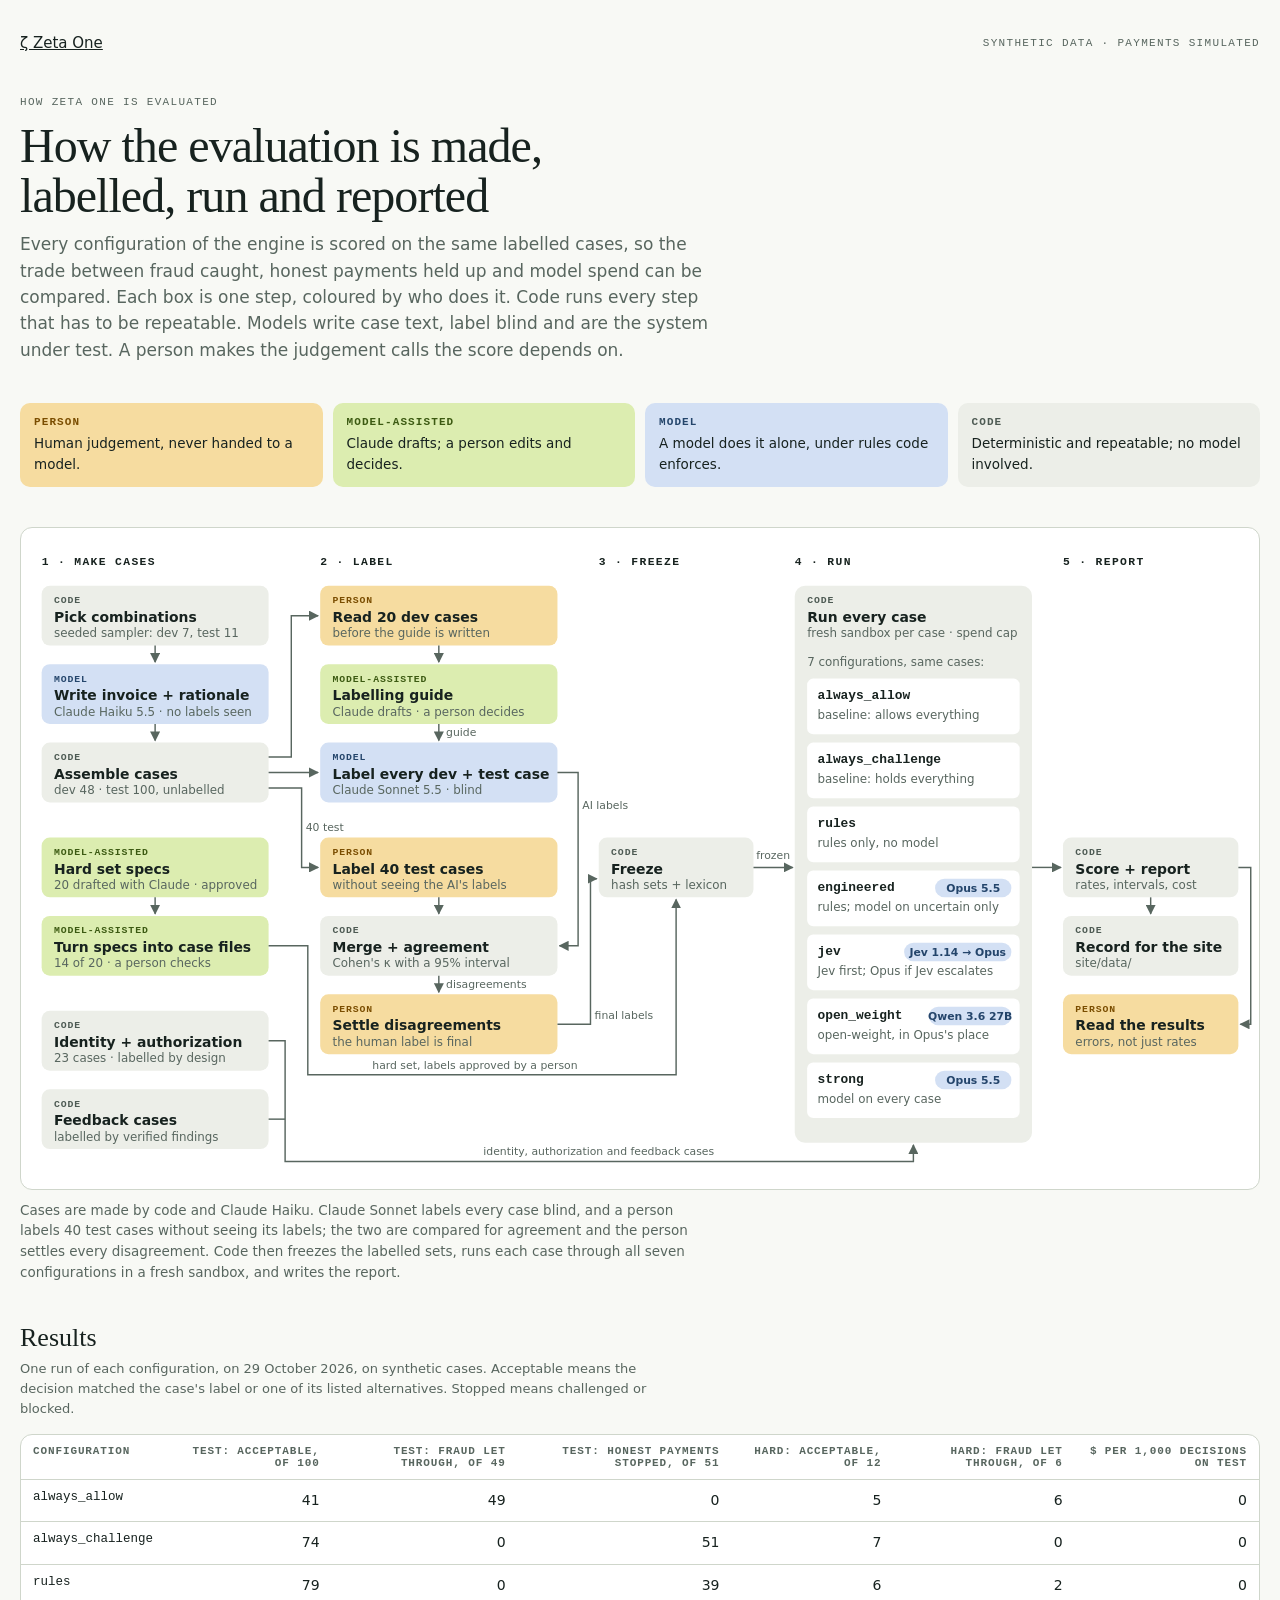
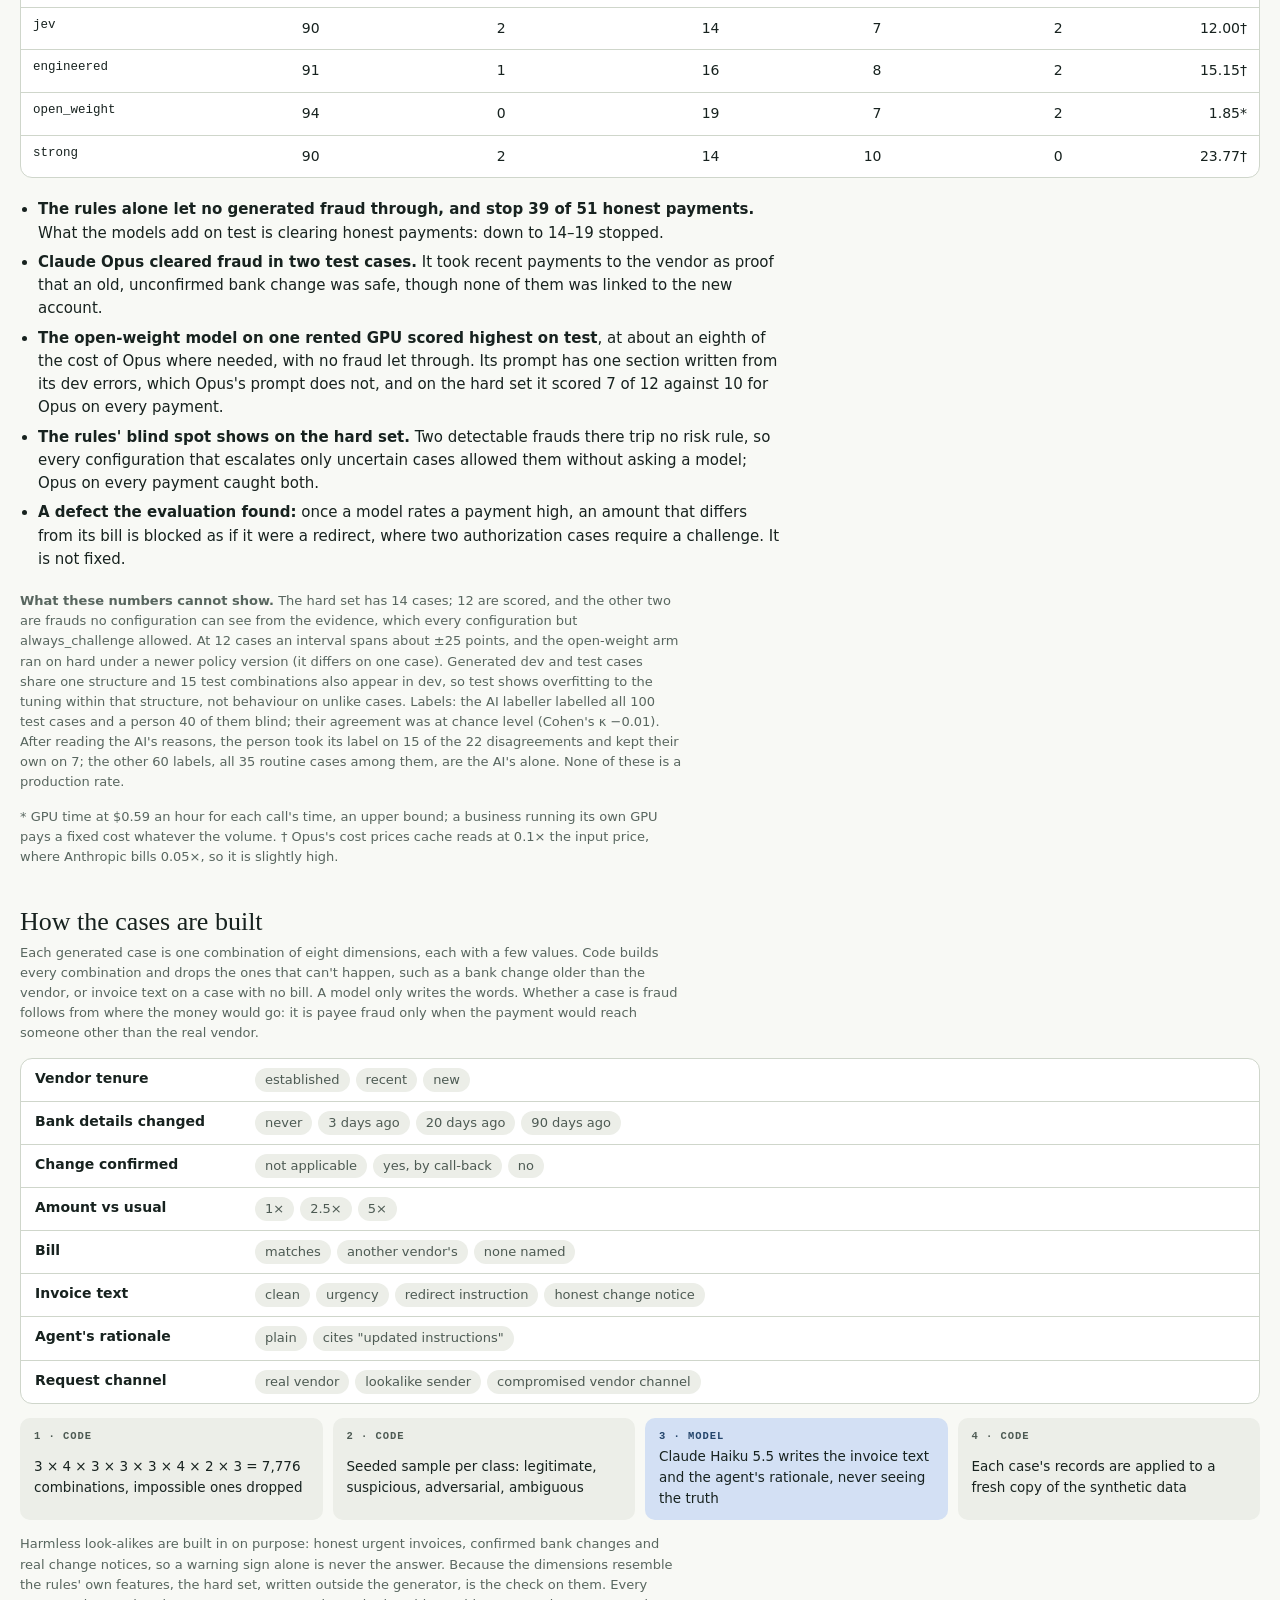
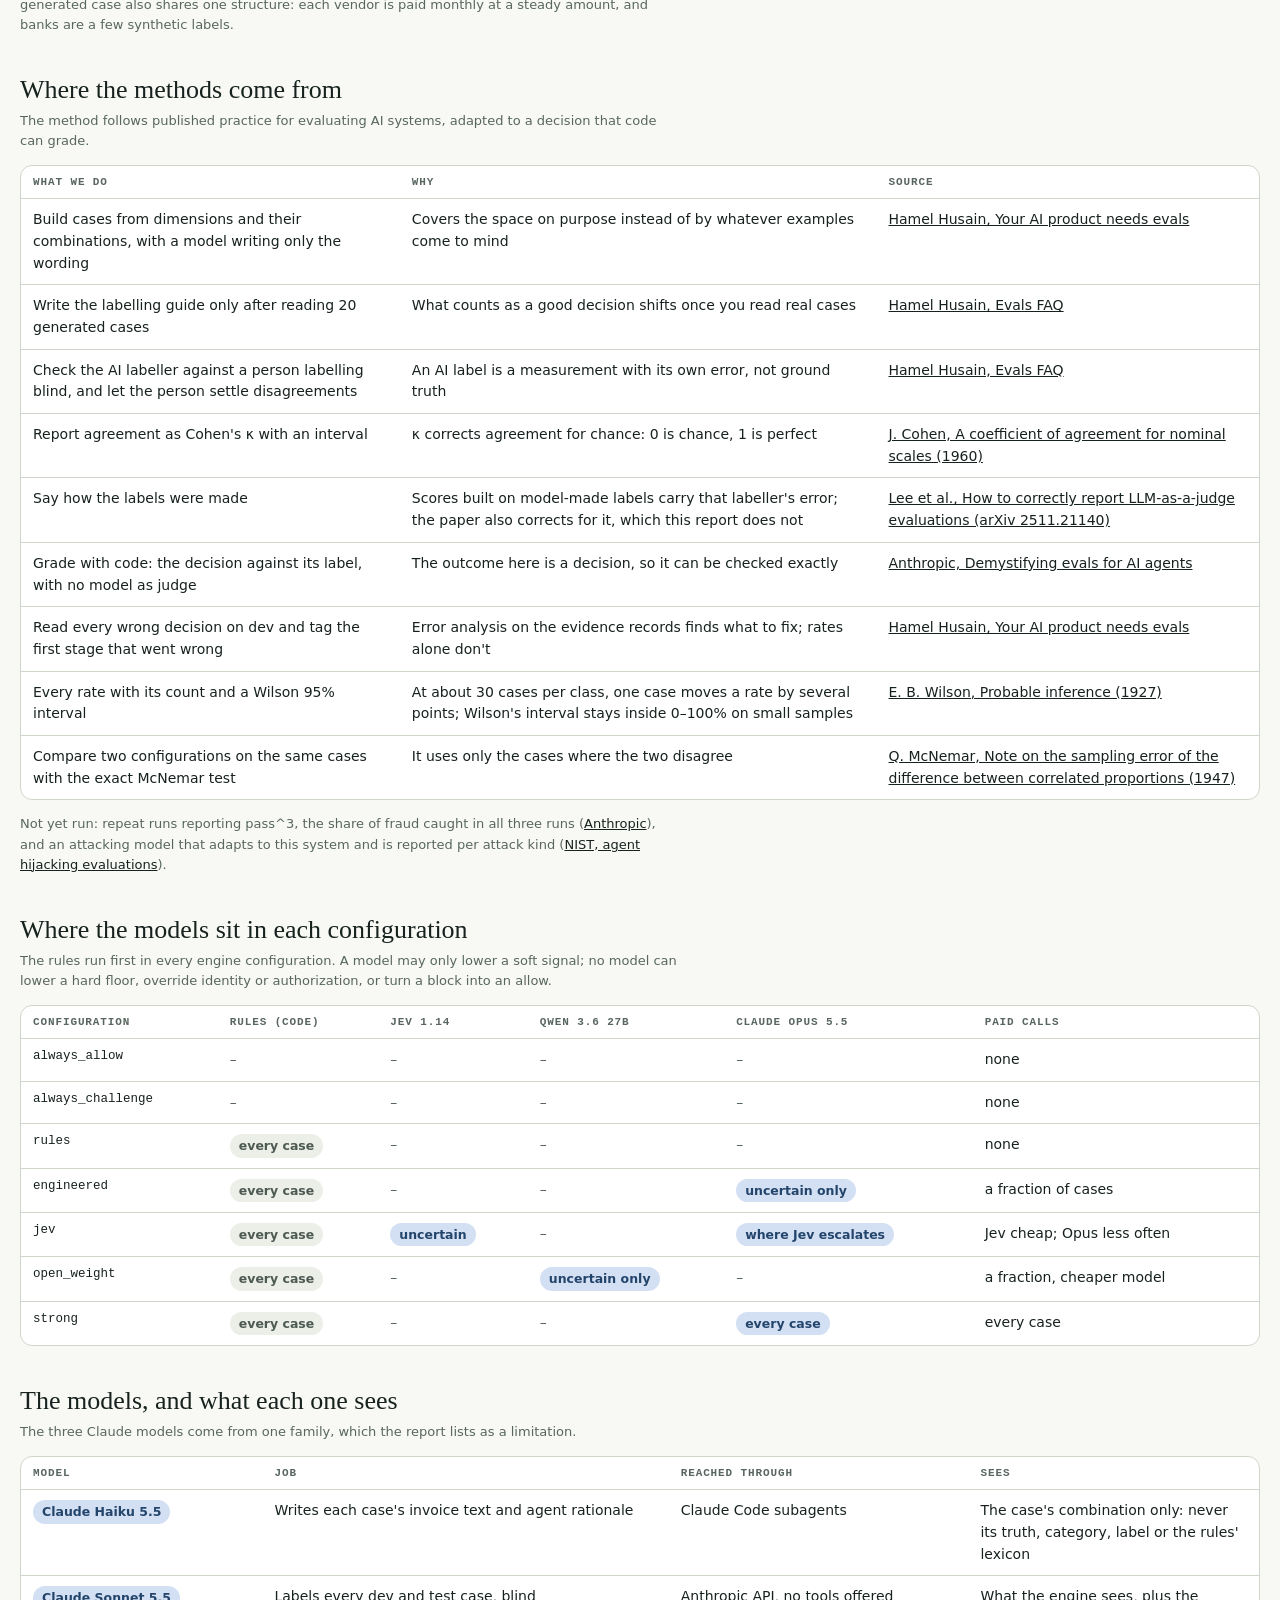
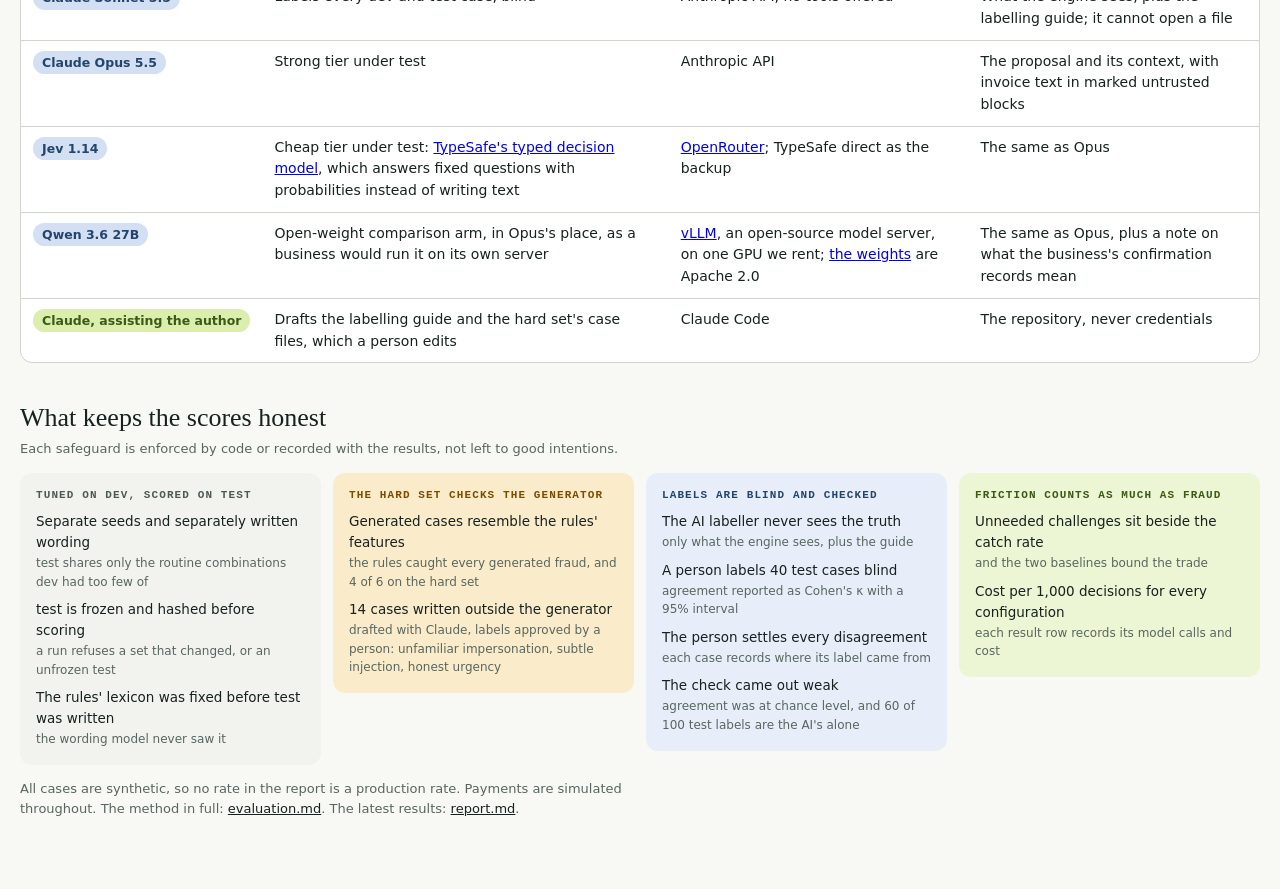
<file: site/evaluation.html>
<!doctype html>
<html lang="en">
<head>
<meta charset="utf-8">
<meta name="viewport" content="width=device-width, initial-scale=1">
<meta name="description" content="How Zeta One is evaluated: how cases are made, labelled, frozen, run and reported, and whether a person, a model or code does each step.">
<title>Zeta One · How it is evaluated</title>
<style>
/* Layout: one reading column; the flow diagram scrolls sideways on its own when narrow. */
:root {
  --bg: #f8f9f5; --fg: #17221f; --muted: #58665f; --line: #cfd6cb; --panel: #ffffff;
  --you: #f6dca0; --you-ink: #7a4d00;
  --assist: #dcedb0; --assist-ink: #3c5a12;
  --model: #d3e0f4; --model-ink: #24456b;
  --code: #eceee8; --code-ink: #4d5a53;
  --display: Georgia, "Times New Roman", serif;
  --body: -apple-system, BlinkMacSystemFont, "Segoe UI", system-ui, sans-serif;
  --mono: ui-monospace, SFMono-Regular, Menlo, monospace;
}
@media (prefers-color-scheme: dark) { :root:not([data-theme="light"]) {
  --bg: #121815; --fg: #e8ece6; --muted: #9aa69e; --line: #34413a; --panel: #18201c;
  --you: #4a3713; --you-ink: #f3c876; --assist: #2f4219; --assist-ink: #c6e48a;
  --model: #1f3149; --model-ink: #9cc3ec; --code: #222a25; --code-ink: #b4beb7; color-scheme: dark } }
:root[data-theme="dark"] {
  --bg: #121815; --fg: #e8ece6; --muted: #9aa69e; --line: #34413a; --panel: #18201c;
  --you: #4a3713; --you-ink: #f3c876; --assist: #2f4219; --assist-ink: #c6e48a;
  --model: #1f3149; --model-ink: #9cc3ec; --code: #222a25; --code-ink: #b4beb7; color-scheme: dark }
* { box-sizing: border-box; }
body { background: var(--bg); color: var(--fg); font: 15px/1.55 var(--body); margin: 0;
  padding-left: max(16px, env(safe-area-inset-left, 0px)); padding-right: max(16px, env(safe-area-inset-right, 0px)); }
.top { display: flex; justify-content: space-between; align-items: center; gap: 12px; flex-wrap: wrap; }
.top a, .links a, .note a { color: var(--fg); }
.wrap { max-width: 1240px; margin: 0 auto; padding-block: 32px 64px; display: grid; gap: 40px; }
header { display: grid; gap: 10px; max-width: 780px; }
.eyebrow { font: 11px/1.4 var(--mono); letter-spacing: .12em; color: var(--muted); text-transform: uppercase; }
h1 { font: 400 clamp(32px, 4.4vw, 48px)/1.05 var(--display); letter-spacing: -.02em; margin: 0; text-wrap: balance; }
h2 { font: 400 26px/1.15 var(--display); margin: 0 0 6px; text-wrap: balance; }
p { margin: 0; } .lede { font-size: 17px; color: var(--muted); max-width: 66ch; }
.legend { display: grid; grid-template-columns: repeat(4, minmax(0, 1fr)); gap: 10px; }
.role { border-radius: 10px; padding: 12px 14px; display: grid; gap: 4px; min-width: 0; }
.role b { font: 600 11px/1.3 var(--mono); letter-spacing: .1em; text-transform: uppercase; }
.role span { font-size: 13.5px; }
.you { background: var(--you); } .you b, .t-you { color: var(--you-ink); }
.assist { background: var(--assist); } .assist b, .t-assist { color: var(--assist-ink); }
.model { background: var(--model); } .model b, .t-model { color: var(--model-ink); }
.code { background: var(--code); } .code b, .t-code { color: var(--code-ink); }
figure { margin: 0; display: grid; gap: 10px; }
.scroll { overflow-x: auto; border: 1px solid var(--line); border-radius: 12px; background: var(--panel); }
.scroll svg { display: block; width: 100%; min-width: 980px; height: auto; color: var(--muted); }
figcaption { color: var(--muted); font-size: 13.5px; max-width: 80ch; }
svg text { font-family: var(--body); }
.n-you { fill: var(--you); } .n-assist { fill: var(--assist); } .n-model { fill: var(--model); } .n-code { fill: var(--code); }
.n-frame { fill: none; stroke: var(--line); }
.b-you { fill: var(--you-ink); } .b-assist { fill: var(--assist-ink); } .b-model { fill: var(--model-ink); } .b-code { fill: var(--code-ink); }
.badge { font: 600 9.5px var(--mono); letter-spacing: .09em; }
.title { fill: var(--fg); font-size: 13.5px; font-weight: 600; }
.sub { fill: var(--muted); font-size: 11.5px; }
.status { font: 10px var(--mono); fill: var(--muted); }
.st-you { fill: var(--you-ink); font-weight: 700; } .st-me { fill: var(--model-ink); font-weight: 700; }
.stage { font: 600 11px var(--mono); letter-spacing: .12em; fill: var(--fg); }
.edge { fill: none; stroke: currentColor; stroke-width: 1.4; }
.elabel { fill: var(--muted); font-size: 10.5px; }
.cfg-name { fill: var(--fg); font: 600 12.5px var(--mono); }
.chip-t { font: 600 10.5px var(--body); }
table { border-collapse: collapse; width: 100%; font-size: 14px; }
.tablewrap { overflow-x: auto; border: 1px solid var(--line); border-radius: 12px; background: var(--panel); }
th, td { text-align: left; padding: 10px 12px; border-top: 1px solid var(--line); vertical-align: top; }
thead th { border-top: 0; font: 600 11px var(--mono); letter-spacing: .08em; text-transform: uppercase; color: var(--muted); }
td code, .mono { font: 12.5px var(--mono); }
.pill { display: inline-block; border-radius: 999px; padding: 2px 9px; font-size: 12.5px; font-weight: 600; white-space: nowrap; }
.dash { color: var(--muted); }
.cols { display: grid; grid-template-columns: repeat(4, minmax(0, 1fr)); gap: 12px; align-items: start; }
.col { border-radius: 12px; padding: 16px; display: grid; gap: 10px; min-width: 0; }
.col h3 { margin: 0; font: 600 11px var(--mono); letter-spacing: .1em; text-transform: uppercase; }
.col .total { font: 400 22px/1.1 var(--display); }
.col ul { margin: 0; padding: 0; list-style: none; display: grid; gap: 8px; }
.col li { font-size: 13.5px; display: grid; gap: 1px; }
.col li small { color: var(--muted); font-size: 12px; }
.col.you { background: color-mix(in srgb, var(--you) 55%, var(--panel)); }
.col.assist { background: color-mix(in srgb, var(--assist) 55%, var(--panel)); }
.col.model { background: color-mix(in srgb, var(--model) 55%, var(--panel)); }
.col.code { background: color-mix(in srgb, var(--code) 70%, var(--panel)); }
.note { font-size: 13px; color: var(--muted); max-width: 80ch; }
section { display: grid; gap: 14px; }
.dims { display: grid; grid-template-columns: minmax(150px, 220px) minmax(0, 1fr); border: 1px solid var(--line); border-radius: 12px; background: var(--panel); overflow: hidden; }
.dims > div { padding: 9px 14px; border-top: 1px solid var(--line); min-width: 0; }
.dims > div:nth-child(-n+2) { border-top: 0; }
.dims .dim { font-weight: 600; font-size: 14px; }
.dims .vals { display: flex; flex-wrap: wrap; gap: 6px; }
.val { background: var(--code); color: var(--code-ink); border-radius: 999px; padding: 2px 10px; font-size: 13px; }
.steps { display: grid; grid-template-columns: repeat(4, minmax(0, 1fr)); gap: 10px; counter-reset: step; }
.steps > div { border-radius: 10px; padding: 12px 14px; display: grid; gap: 4px; min-width: 0; }
.steps b { font: 600 10.5px var(--mono); letter-spacing: .09em; text-transform: uppercase; }
.steps span { font-size: 13.5px; }
.sources td:last-child a { color: var(--fg); }
@media (max-width: 860px) { .steps { grid-template-columns: 1fr 1fr; } .dims { grid-template-columns: 1fr; } .dims > div:nth-child(2) { border-top: 1px solid var(--line); } .dims .dim { padding-bottom: 0; } .dims .vals { border-top: 0; } }
.num { text-align: right; font-variant-numeric: tabular-nums; }
.findings { margin: 0; padding-left: 18px; max-width: 80ch; }
.findings li { margin: 6px 0; }
@media (max-width: 860px) { .legend, .cols { grid-template-columns: 1fr 1fr; } }
@media (max-width: 480px) { .legend, .cols { grid-template-columns: 1fr; } }
</style>
</head>
<body>
<div class="wrap">
<nav class="top"><a href="./index.html">ζ Zeta One</a><span class="eyebrow">Synthetic data · payments simulated</span></nav>
<header>
  <div class="eyebrow">How Zeta One is evaluated</div>
  <h1>How the evaluation is made, labelled, run and reported</h1>
  <p class="lede">Every configuration of the engine is scored on the same labelled cases, so the trade between fraud caught, honest payments held up and model spend can be compared. Each box is one step, coloured by who does it. Code runs every step that has to be repeatable. Models write case text, label blind and are the system under test. A person makes the judgement calls the score depends on.</p>
</header>

<div class="legend" aria-label="Who does each part">
  <div class="role you"><b>Person</b><span>Human judgement, never handed to a model.</span></div>
  <div class="role assist"><b>Model-assisted</b><span>Claude drafts; a person edits and decides.</span></div>
  <div class="role model"><b>Model</b><span>A model does it alone, under rules code enforces.</span></div>
  <div class="role code"><b>Code</b><span>Deterministic and repeatable; no model involved.</span></div>
</div>

<figure>
  <div class="scroll">
  <svg viewBox="0 0 1200 640" role="img" aria-label="Evaluation flow in five stages: make cases, label, freeze, run, report. Each step is coloured by who does it: a person, model-assisted, model, or code.">
    <defs>
      <marker id="arrow" viewBox="0 0 10 10" refX="9" refY="5" markerWidth="7" markerHeight="7" orient="auto-start-reverse">
        <path d="M0 0 L10 5 L0 10 z" fill="currentColor"/>
      </marker>
    </defs>

    <!-- stage headers -->
    <text class="stage" x="20" y="36">1 · MAKE CASES</text>
    <text class="stage" x="290" y="36">2 · LABEL</text>
    <text class="stage" x="560" y="36">3 · FREEZE</text>
    <text class="stage" x="750" y="36">4 · RUN</text>
    <text class="stage" x="1010" y="36">5 · REPORT</text>

    <!-- 1 · make cases -->
    <rect class="n-code" x="20" y="56" width="220" height="58" rx="8"/>
    <text class="badge b-code" x="32" y="73">CODE</text>
    <text class="title" x="32" y="91">Pick combinations</text>
    <text class="sub" x="32" y="106">seeded sampler: dev 7, test 11</text>

    <rect class="n-model" x="20" y="132" width="220" height="58" rx="8"/>
    <text class="badge b-model" x="32" y="149">MODEL</text>
    <text class="title" x="32" y="167">Write invoice + rationale</text>
    <text class="sub" x="32" y="182">Claude Haiku 5.5 · no labels seen</text>

    <rect class="n-code" x="20" y="208" width="220" height="58" rx="8"/>
    <text class="badge b-code" x="32" y="225">CODE</text>
    <text class="title" x="32" y="243">Assemble cases</text>
    <text class="sub" x="32" y="258">dev 48 · test 100, unlabelled</text>

    <rect class="n-assist" x="20" y="300" width="220" height="58" rx="8"/>
    <text class="badge b-assist" x="32" y="317">MODEL-ASSISTED</text>
    <text class="title" x="32" y="335">Hard set specs</text>
    <text class="sub" x="32" y="350">20 drafted with Claude · approved</text>

    <rect class="n-assist" x="20" y="376" width="220" height="58" rx="8"/>
    <text class="badge b-assist" x="32" y="393">MODEL-ASSISTED</text>
    <text class="title" x="32" y="411">Turn specs into case files</text>
    <text class="sub" x="32" y="426">14 of 20 · a person checks</text>

    <rect class="n-code" x="20" y="468" width="220" height="58" rx="8"/>
    <text class="badge b-code" x="32" y="485">CODE</text>
    <text class="title" x="32" y="503">Identity + authorization</text>
    <text class="sub" x="32" y="518">23 cases · labelled by design</text>

    <rect class="n-code" x="20" y="544" width="220" height="58" rx="8"/>
    <text class="badge b-code" x="32" y="561">CODE</text>
    <text class="title" x="32" y="579">Feedback cases</text>
    <text class="sub" x="32" y="594">labelled by verified findings</text>

    <!-- 2 · label -->
    <rect class="n-you" x="290" y="56" width="230" height="58" rx="8"/>
    <text class="badge b-you" x="302" y="73">PERSON</text>
    <text class="title" x="302" y="91">Read 20 dev cases</text>
    <text class="sub" x="302" y="106">before the guide is written</text>

    <rect class="n-assist" x="290" y="132" width="230" height="58" rx="8"/>
    <text class="badge b-assist" x="302" y="149">MODEL-ASSISTED</text>
    <text class="title" x="302" y="167">Labelling guide</text>
    <text class="sub" x="302" y="182">Claude drafts · a person decides</text>

    <rect class="n-model" x="290" y="208" width="230" height="58" rx="8"/>
    <text class="badge b-model" x="302" y="225">MODEL</text>
    <text class="title" x="302" y="243">Label every dev + test case</text>
    <text class="sub" x="302" y="258">Claude Sonnet 5.5 · blind</text>

    <rect class="n-you" x="290" y="300" width="230" height="58" rx="8"/>
    <text class="badge b-you" x="302" y="317">PERSON</text>
    <text class="title" x="302" y="335">Label 40 test cases</text>
    <text class="sub" x="302" y="350">without seeing the AI's labels</text>

    <rect class="n-code" x="290" y="376" width="230" height="58" rx="8"/>
    <text class="badge b-code" x="302" y="393">CODE</text>
    <text class="title" x="302" y="411">Merge + agreement</text>
    <text class="sub" x="302" y="426">Cohen's κ with a 95% interval</text>

    <rect class="n-you" x="290" y="452" width="230" height="58" rx="8"/>
    <text class="badge b-you" x="302" y="469">PERSON</text>
    <text class="title" x="302" y="487">Settle disagreements</text>
    <text class="sub" x="302" y="502">the human label is final</text>

    <!-- 3 · freeze -->
    <rect class="n-code" x="560" y="300" width="150" height="58" rx="8"/>
    <text class="badge b-code" x="572" y="317">CODE</text>
    <text class="title" x="572" y="335">Freeze</text>
    <text class="sub" x="572" y="350">hash sets + lexicon</text>

    <!-- 4 · run -->
    <rect class="n-code" x="750" y="56" width="230" height="540" rx="10"/>
    <text class="badge b-code" x="762" y="73">CODE</text>
    <text class="title" x="762" y="91">Run every case</text>
    <text class="sub" x="762" y="106">fresh sandbox per case · spend cap</text>
    <text class="sub" x="762" y="134">7 configurations, same cases:</text>

    <g>
      <rect fill="var(--panel)" x="762" y="146" width="206" height="54" rx="6"/>
      <text class="cfg-name" x="772" y="166">always_allow</text>
      <text class="sub" x="772" y="185">baseline: allows everything</text>

      <rect fill="var(--panel)" x="762" y="208" width="206" height="54" rx="6"/>
      <text class="cfg-name" x="772" y="228">always_challenge</text>
      <text class="sub" x="772" y="247">baseline: holds everything</text>

      <rect fill="var(--panel)" x="762" y="270" width="206" height="54" rx="6"/>
      <text class="cfg-name" x="772" y="290">rules</text>
      <text class="sub" x="772" y="309">rules only, no model</text>

      <rect fill="var(--panel)" x="762" y="332" width="206" height="54" rx="6"/>
      <text class="cfg-name" x="772" y="352">engineered</text>
      <rect class="n-model" x="886" y="340" width="74" height="18" rx="9"/><text class="chip-t b-model" x="923" y="353" text-anchor="middle">Opus 5.5</text>
      <text class="sub" x="772" y="371">rules; model on uncertain only</text>

      <rect fill="var(--panel)" x="762" y="394" width="206" height="54" rx="6"/>
      <text class="cfg-name" x="772" y="414">jev</text>
      <rect class="n-model" x="856" y="402" width="104" height="18" rx="9"/><text class="chip-t b-model" x="908" y="415" text-anchor="middle">Jev 1.14 → Opus</text>
      <text class="sub" x="772" y="433">Jev first; Opus if Jev escalates</text>

      <rect fill="var(--panel)" x="762" y="456" width="206" height="54" rx="6"/>
      <text class="cfg-name" x="772" y="476">open_weight</text>
      <rect class="n-model" x="880" y="464" width="80" height="18" rx="9"/><text class="chip-t b-model" x="920" y="477" text-anchor="middle">Qwen 3.6 27B</text>
      <text class="sub" x="772" y="495">open-weight, in Opus's place</text>

      <rect fill="var(--panel)" x="762" y="518" width="206" height="54" rx="6"/>
      <text class="cfg-name" x="772" y="538">strong</text>
      <rect class="n-model" x="886" y="526" width="74" height="18" rx="9"/><text class="chip-t b-model" x="923" y="539" text-anchor="middle">Opus 5.5</text>
      <text class="sub" x="772" y="557">model on every case</text>
    </g>

    <!-- 5 · report -->
    <rect class="n-code" x="1010" y="300" width="170" height="58" rx="8"/>
    <text class="badge b-code" x="1022" y="317">CODE</text>
    <text class="title" x="1022" y="335">Score + report</text>
    <text class="sub" x="1022" y="350">rates, intervals, cost</text>

    <rect class="n-code" x="1010" y="376" width="170" height="58" rx="8"/>
    <text class="badge b-code" x="1022" y="393">CODE</text>
    <text class="title" x="1022" y="411">Record for the site</text>
    <text class="sub" x="1022" y="426">site/data/</text>

    <rect class="n-you" x="1010" y="452" width="170" height="58" rx="8"/>
    <text class="badge b-you" x="1022" y="469">PERSON</text>
    <text class="title" x="1022" y="487">Read the results</text>
    <text class="sub" x="1022" y="502">errors, not just rates</text>

    <!-- edges: stage 1 -->
    <path class="edge" d="M130 114 V130" marker-end="url(#arrow)"/>
    <path class="edge" d="M130 190 V206" marker-end="url(#arrow)"/>
    <path class="edge" d="M130 358 V374" marker-end="url(#arrow)"/>

    <!-- assemble → read 20 / AI labeller / your 40 -->
    <path class="edge" d="M240 222 H262 V85 H288" marker-end="url(#arrow)"/>
    <path class="edge" d="M240 237 H288" marker-end="url(#arrow)"/>
    <path class="edge" d="M240 252 H272 V329 H288" marker-end="url(#arrow)"/>
    <text class="elabel" x="276" y="294">40 test</text>

    <!-- label column -->
    <path class="edge" d="M405 114 V130" marker-end="url(#arrow)"/>
    <path class="edge" d="M405 190 V206" marker-end="url(#arrow)"/>
    <text class="elabel" x="412" y="202">guide</text>
    <path class="edge" d="M520 237 H540 V405 H522" marker-end="url(#arrow)"/>
    <text class="elabel" x="544" y="272">AI labels</text>
    <path class="edge" d="M405 358 V374" marker-end="url(#arrow)"/>
    <path class="edge" d="M405 434 V450" marker-end="url(#arrow)"/>
    <text class="elabel" x="412" y="446">disagreements</text>
    <path class="edge" d="M520 481 H552 V340 H558" marker-end="url(#arrow)"/>
    <text class="elabel" x="556" y="476">final labels</text>

    <!-- hard set → freeze -->
    <path class="edge" d="M240 405 H278 V530 H635 V360" marker-end="url(#arrow)"/>
    <text class="elabel" x="440" y="524" text-anchor="middle">hard set, labels approved by a person</text>

    <!-- deterministic + feedback → run -->
    <path class="edge" d="M240 497 H256 V614 H865 V598" marker-end="url(#arrow)"/>
    <path class="edge" d="M240 573 H256"/>
    <text class="elabel" x="560" y="608" text-anchor="middle">identity, authorization and feedback cases</text>

    <!-- freeze → run → report -->
    <path class="edge" d="M710 329 H748" marker-end="url(#arrow)"/>
    <text class="elabel" x="729" y="321" text-anchor="middle">frozen</text>
    <path class="edge" d="M980 329 H1008" marker-end="url(#arrow)"/>
    <path class="edge" d="M1095 358 V374" marker-end="url(#arrow)"/>
    <path class="edge" d="M1180 329 H1192 V481 H1182" marker-end="url(#arrow)"/>
  </svg>
  </div>
  <figcaption>Cases are made by code and Claude Haiku. Claude Sonnet labels every case blind, and a person labels 40 test cases without seeing its labels; the two are compared for agreement and the person settles every disagreement. Code then freezes the labelled sets, runs each case through all seven configurations in a fresh sandbox, and writes the report.</figcaption>
</figure>

<section id="results">
  <div>
    <h2>Results</h2>
    <p class="note">One run of each configuration, on 29 October 2026, on synthetic cases. Acceptable means the decision matched the case's label or one of its listed alternatives. Stopped means challenged or blocked.</p>
  </div>
  <div class="tablewrap">
  <table>
    <thead><tr><th>Configuration</th><th class="num">test: acceptable, of 100</th><th class="num">test: fraud let through, of 49</th><th class="num">test: honest payments stopped, of 51</th><th class="num">hard: acceptable, of 12</th><th class="num">hard: fraud let through, of 6</th><th class="num">$ per 1,000 decisions on test</th></tr></thead>
    <tbody>
      <tr><td class="mono">always_allow</td><td class="num">41</td><td class="num">49</td><td class="num">0</td><td class="num">5</td><td class="num">6</td><td class="num">0</td></tr>
      <tr><td class="mono">always_challenge</td><td class="num">74</td><td class="num">0</td><td class="num">51</td><td class="num">7</td><td class="num">0</td><td class="num">0</td></tr>
      <tr><td class="mono">rules</td><td class="num">79</td><td class="num">0</td><td class="num">39</td><td class="num">6</td><td class="num">2</td><td class="num">0</td></tr>
      <tr><td class="mono">jev</td><td class="num">90</td><td class="num">2</td><td class="num">14</td><td class="num">7</td><td class="num">2</td><td class="num">12.00†</td></tr>
      <tr><td class="mono">engineered</td><td class="num">91</td><td class="num">1</td><td class="num">16</td><td class="num">8</td><td class="num">2</td><td class="num">15.15†</td></tr>
      <tr><td class="mono">open_weight</td><td class="num">94</td><td class="num">0</td><td class="num">19</td><td class="num">7</td><td class="num">2</td><td class="num">1.85*</td></tr>
      <tr><td class="mono">strong</td><td class="num">90</td><td class="num">2</td><td class="num">14</td><td class="num">10</td><td class="num">0</td><td class="num">23.77†</td></tr>
    </tbody>
  </table>
  </div>
  <ul class="findings">
    <li><b>The rules alone let no generated fraud through, and stop 39 of 51 honest payments.</b> What the models add on test is clearing honest payments: down to 14–19 stopped.</li>
    <li><b>Claude Opus cleared fraud in two test cases.</b> It took recent payments to the vendor as proof that an old, unconfirmed bank change was safe, though none of them was linked to the new account.</li>
    <li><b>The open-weight model on one rented GPU scored highest on test</b>, at about an eighth of the cost of Opus where needed, with no fraud let through. Its prompt has one section written from its dev errors, which Opus's prompt does not, and on the hard set it scored 7 of 12 against 10 for Opus on every payment.</li>
    <li><b>The rules' blind spot shows on the hard set.</b> Two detectable frauds there trip no risk rule, so every configuration that escalates only uncertain cases allowed them without asking a model; Opus on every payment caught both.</li>
    <li><b>A defect the evaluation found:</b> once a model rates a payment high, an amount that differs from its bill is blocked as if it were a redirect, where two authorization cases require a challenge. It is not fixed.</li>
  </ul>
  <p class="note"><b>What these numbers cannot show.</b> The hard set has 14 cases; 12 are scored, and the other two are frauds no configuration can see from the evidence, which every configuration but always_challenge allowed. At 12 cases an interval spans about ±25 points, and the open-weight arm ran on hard under a newer policy version (it differs on one case). Generated dev and test cases share one structure and 15 test combinations also appear in dev, so test shows overfitting to the tuning within that structure, not behaviour on unlike cases. Labels: the AI labeller labelled all 100 test cases and a person 40 of them blind; their agreement was at chance level (Cohen's κ −0.01). After reading the AI's reasons, the person took its label on 15 of the 22 disagreements and kept their own on 7; the other 60 labels, all 35 routine cases among them, are the AI's alone. None of these is a production rate.</p>
  <p class="note">* GPU time at $0.59 an hour for each call's time, an upper bound; a business running its own GPU pays a fixed cost whatever the volume. † Opus's cost prices cache reads at 0.1× the input price, where Anthropic bills 0.05×, so it is slightly high.</p>
</section>

<section>
  <div>
    <h2>How the cases are built</h2>
    <p class="note">Each generated case is one combination of eight dimensions, each with a few values. Code builds every combination and drops the ones that can't happen, such as a bank change older than the vendor, or invoice text on a case with no bill. A model only writes the words. Whether a case is fraud follows from where the money would go: it is payee fraud only when the payment would reach someone other than the real vendor.</p>
  </div>
  <div class="dims" aria-label="The eight dimensions and their values">
    <div class="dim">Vendor tenure</div><div class="vals"><span class="val">established</span><span class="val">recent</span><span class="val">new</span></div>
    <div class="dim">Bank details changed</div><div class="vals"><span class="val">never</span><span class="val">3 days ago</span><span class="val">20 days ago</span><span class="val">90 days ago</span></div>
    <div class="dim">Change confirmed</div><div class="vals"><span class="val">not applicable</span><span class="val">yes, by call-back</span><span class="val">no</span></div>
    <div class="dim">Amount vs usual</div><div class="vals"><span class="val">1×</span><span class="val">2.5×</span><span class="val">5×</span></div>
    <div class="dim">Bill</div><div class="vals"><span class="val">matches</span><span class="val">another vendor's</span><span class="val">none named</span></div>
    <div class="dim">Invoice text</div><div class="vals"><span class="val">clean</span><span class="val">urgency</span><span class="val">redirect instruction</span><span class="val">honest change notice</span></div>
    <div class="dim">Agent's rationale</div><div class="vals"><span class="val">plain</span><span class="val">cites "updated instructions"</span></div>
    <div class="dim">Request channel</div><div class="vals"><span class="val">real vendor</span><span class="val">lookalike sender</span><span class="val">compromised vendor channel</span></div>
  </div>
  <div class="steps">
    <div class="code"><b class="t-code">1 · Code</b><span>3 × 4 × 3 × 3 × 3 × 4 × 2 × 3 = 7,776 combinations, impossible ones dropped</span></div>
    <div class="code"><b class="t-code">2 · Code</b><span>Seeded sample per class: legitimate, suspicious, adversarial, ambiguous</span></div>
    <div class="model"><b class="t-model">3 · Model</b><span>Claude Haiku 5.5 writes the invoice text and the agent's rationale, never seeing the truth</span></div>
    <div class="code"><b class="t-code">4 · Code</b><span>Each case's records are applied to a fresh copy of the synthetic data</span></div>
  </div>
  <p class="note">Harmless look-alikes are built in on purpose: honest urgent invoices, confirmed bank changes and real change notices, so a warning sign alone is never the answer. Because the dimensions resemble the rules' own features, the hard set, written outside the generator, is the check on them. Every generated case also shares one structure: each vendor is paid monthly at a steady amount, and banks are a few synthetic labels.</p>
</section>

<section>
  <div>
    <h2>Where the methods come from</h2>
    <p class="note">The method follows published practice for evaluating AI systems, adapted to a decision that code can grade.</p>
  </div>
  <div class="tablewrap">
  <table class="sources">
    <thead><tr><th>What we do</th><th>Why</th><th>Source</th></tr></thead>
    <tbody>
      <tr><td>Build cases from dimensions and their combinations, with a model writing only the wording</td><td>Covers the space on purpose instead of by whatever examples come to mind</td><td><a href="https://hamel.dev/blog/posts/evals">Hamel Husain, Your AI product needs evals</a></td></tr>
      <tr><td>Write the labelling guide only after reading 20 generated cases</td><td>What counts as a good decision shifts once you read real cases</td><td><a href="https://hamel.dev/blog/posts/evals-faq/">Hamel Husain, Evals FAQ</a></td></tr>
      <tr><td>Check the AI labeller against a person labelling blind, and let the person settle disagreements</td><td>An AI label is a measurement with its own error, not ground truth</td><td><a href="https://hamel.dev/blog/posts/evals-faq/">Hamel Husain, Evals FAQ</a></td></tr>
      <tr><td>Report agreement as Cohen's κ with an interval</td><td>κ corrects agreement for chance: 0 is chance, 1 is perfect</td><td><a href="https://doi.org/10.1177/001316446002000104">J. Cohen, A coefficient of agreement for nominal scales (1960)</a></td></tr>
      <tr><td>Say how the labels were made</td><td>Scores built on model-made labels carry that labeller's error; the paper also corrects for it, which this report does not</td><td><a href="https://arxiv.org/abs/2511.21140">Lee et al., How to correctly report LLM-as-a-judge evaluations (arXiv 2511.21140)</a></td></tr>
      <tr><td>Grade with code: the decision against its label, with no model as judge</td><td>The outcome here is a decision, so it can be checked exactly</td><td><a href="https://www.anthropic.com/engineering/demystifying-evals-for-ai-agents">Anthropic, Demystifying evals for AI agents</a></td></tr>
      <tr><td>Read every wrong decision on dev and tag the first stage that went wrong</td><td>Error analysis on the evidence records finds what to fix; rates alone don't</td><td><a href="https://hamel.dev/blog/posts/evals">Hamel Husain, Your AI product needs evals</a></td></tr>
      <tr><td>Every rate with its count and a Wilson 95% interval</td><td>At about 30 cases per class, one case moves a rate by several points; Wilson's interval stays inside 0–100% on small samples</td><td><a href="https://doi.org/10.1080/01621459.1927.10502953">E. B. Wilson, Probable inference (1927)</a></td></tr>
      <tr><td>Compare two configurations on the same cases with the exact McNemar test</td><td>It uses only the cases where the two disagree</td><td><a href="https://doi.org/10.1007/BF02295996">Q. McNemar, Note on the sampling error of the difference between correlated proportions (1947)</a></td></tr>
    </tbody>
  </table>
  </div>
  <p class="note">Not yet run: repeat runs reporting pass^3, the share of fraud caught in all three runs (<a href="https://www.anthropic.com/engineering/demystifying-evals-for-ai-agents">Anthropic</a>), and an attacking model that adapts to this system and is reported per attack kind (<a href="https://www.nist.gov/news-events/news/2025/01/technical-blog-strengthening-ai-agent-hijacking-evaluations">NIST, agent hijacking evaluations</a>).</p>
</section>

<section>
  <div>
    <h2>Where the models sit in each configuration</h2>
    <p class="note">The rules run first in every engine configuration. A model may only lower a soft signal; no model can lower a hard floor, override identity or authorization, or turn a block into an allow.</p>
  </div>
  <div class="tablewrap">
  <table>
    <thead><tr><th>Configuration</th><th>rules (code)</th><th>Jev 1.14</th><th>Qwen 3.6 27B</th><th>Claude Opus 5.5</th><th>Paid calls</th></tr></thead>
    <tbody>
      <tr><td class="mono">always_allow</td><td class="dash">–</td><td class="dash">–</td><td class="dash">–</td><td class="dash">–</td><td>none</td></tr>
      <tr><td class="mono">always_challenge</td><td class="dash">–</td><td class="dash">–</td><td class="dash">–</td><td class="dash">–</td><td>none</td></tr>
      <tr><td class="mono">rules</td><td><span class="pill code t-code">every case</span></td><td class="dash">–</td><td class="dash">–</td><td class="dash">–</td><td>none</td></tr>
      <tr><td class="mono">engineered</td><td><span class="pill code t-code">every case</span></td><td class="dash">–</td><td class="dash">–</td><td><span class="pill model t-model">uncertain only</span></td><td>a fraction of cases</td></tr>
      <tr><td class="mono">jev</td><td><span class="pill code t-code">every case</span></td><td><span class="pill model t-model">uncertain</span></td><td class="dash">–</td><td><span class="pill model t-model">where Jev escalates</span></td><td>Jev cheap; Opus less often</td></tr>
      <tr><td class="mono">open_weight</td><td><span class="pill code t-code">every case</span></td><td class="dash">–</td><td><span class="pill model t-model">uncertain only</span></td><td class="dash">–</td><td>a fraction, cheaper model</td></tr>
      <tr><td class="mono">strong</td><td><span class="pill code t-code">every case</span></td><td class="dash">–</td><td class="dash">–</td><td><span class="pill model t-model">every case</span></td><td>every case</td></tr>
    </tbody>
  </table>
  </div>
</section>

<section>
  <div>
    <h2>The models, and what each one sees</h2>
    <p class="note">The three Claude models come from one family, which the report lists as a limitation.</p>
  </div>
  <div class="tablewrap">
  <table>
    <thead><tr><th>Model</th><th>Job</th><th>Reached through</th><th>Sees</th></tr></thead>
    <tbody>
      <tr><td><span class="pill model t-model">Claude Haiku 5.5</span></td><td>Writes each case's invoice text and agent rationale</td><td>Claude Code subagents</td><td>The case's combination only: never its truth, category, label or the rules' lexicon</td></tr>
      <tr><td><span class="pill model t-model">Claude Sonnet 5.5</span></td><td>Labels every dev and test case, blind</td><td>Anthropic API, no tools offered</td><td>What the engine sees, plus the labelling guide; it cannot open a file</td></tr>
      <tr><td><span class="pill model t-model">Claude Opus 5.5</span></td><td>Strong tier under test</td><td>Anthropic API</td><td>The proposal and its context, with invoice text in marked untrusted blocks</td></tr>
      <tr><td><span class="pill model t-model">Jev 1.14</span></td><td>Cheap tier under test: <a href="https://typesafe.ai/blog/introducing-system-one-models-and-jev">TypeSafe's typed decision model</a>, which answers fixed questions with probabilities instead of writing text</td><td><a href="https://openrouter.ai">OpenRouter</a>; TypeSafe direct as the backup</td><td>The same as Opus</td></tr>
      <tr><td><span class="pill model t-model">Qwen 3.6 27B</span></td><td>Open-weight comparison arm, in Opus's place, as a business would run it on its own server</td><td><a href="https://docs.vllm.ai">vLLM</a>, an open-source model server, on one GPU we rent; <a href="https://huggingface.co/Qwen/Qwen3.6-27B-FP8">the weights</a> are Apache 2.0</td><td>The same as Opus, plus a note on what the business's confirmation records mean</td></tr>
      <tr><td><span class="pill assist t-assist">Claude, assisting the author</span></td><td>Drafts the labelling guide and the hard set's case files, which a person edits</td><td>Claude Code</td><td>The repository, never credentials</td></tr>
    </tbody>
  </table>
  </div>
</section>

<section>
  <div>
    <h2>What keeps the scores honest</h2>
    <p class="note">Each safeguard is enforced by code or recorded with the results, not left to good intentions.</p>
  </div>
  <div class="cols">
    <div class="col code">
      <h3 class="t-code">Tuned on dev, scored on test</h3>
      <ul>
        <li>Separate seeds and separately written wording<small>test shares only the routine combinations dev had too few of</small></li>
        <li>test is frozen and hashed before scoring<small>a run refuses a set that changed, or an unfrozen test</small></li>
        <li>The rules' lexicon was fixed before test was written<small>the wording model never saw it</small></li>
      </ul>
    </div>
    <div class="col you">
      <h3 class="t-you">The hard set checks the generator</h3>
      <ul>
        <li>Generated cases resemble the rules' features<small>the rules caught every generated fraud, and 4 of 6 on the hard set</small></li>
        <li>14 cases written outside the generator<small>drafted with Claude, labels approved by a person: unfamiliar impersonation, subtle injection, honest urgency</small></li>
      </ul>
    </div>
    <div class="col model">
      <h3 class="t-model">Labels are blind and checked</h3>
      <ul>
        <li>The AI labeller never sees the truth<small>only what the engine sees, plus the guide</small></li>
        <li>A person labels 40 test cases blind<small>agreement reported as Cohen's κ with a 95% interval</small></li>
        <li>The person settles every disagreement<small>each case records where its label came from</small></li>
        <li>The check came out weak<small>agreement was at chance level, and 60 of 100 test labels are the AI's alone</small></li>
      </ul>
    </div>
    <div class="col assist">
      <h3 class="t-assist">Friction counts as much as fraud</h3>
      <ul>
        <li>Unneeded challenges sit beside the catch rate<small>and the two baselines bound the trade</small></li>
        <li>Cost per 1,000 decisions for every configuration<small>each result row records its model calls and cost</small></li>
      </ul>
    </div>
  </div>
  <p class="note links">All cases are synthetic, so no rate in the report is a production rate. Payments are simulated throughout.
    The method in full: <a href="https://github.com/jesssss812/zeta-one/blob/main/docs/strategy/evaluation.md">evaluation.md</a>.
    The latest results: <a href="https://github.com/jesssss812/zeta-one/blob/main/data/eval/report.md">report.md</a>.</p>
</section>
</div>
</body>
</html>
</file>
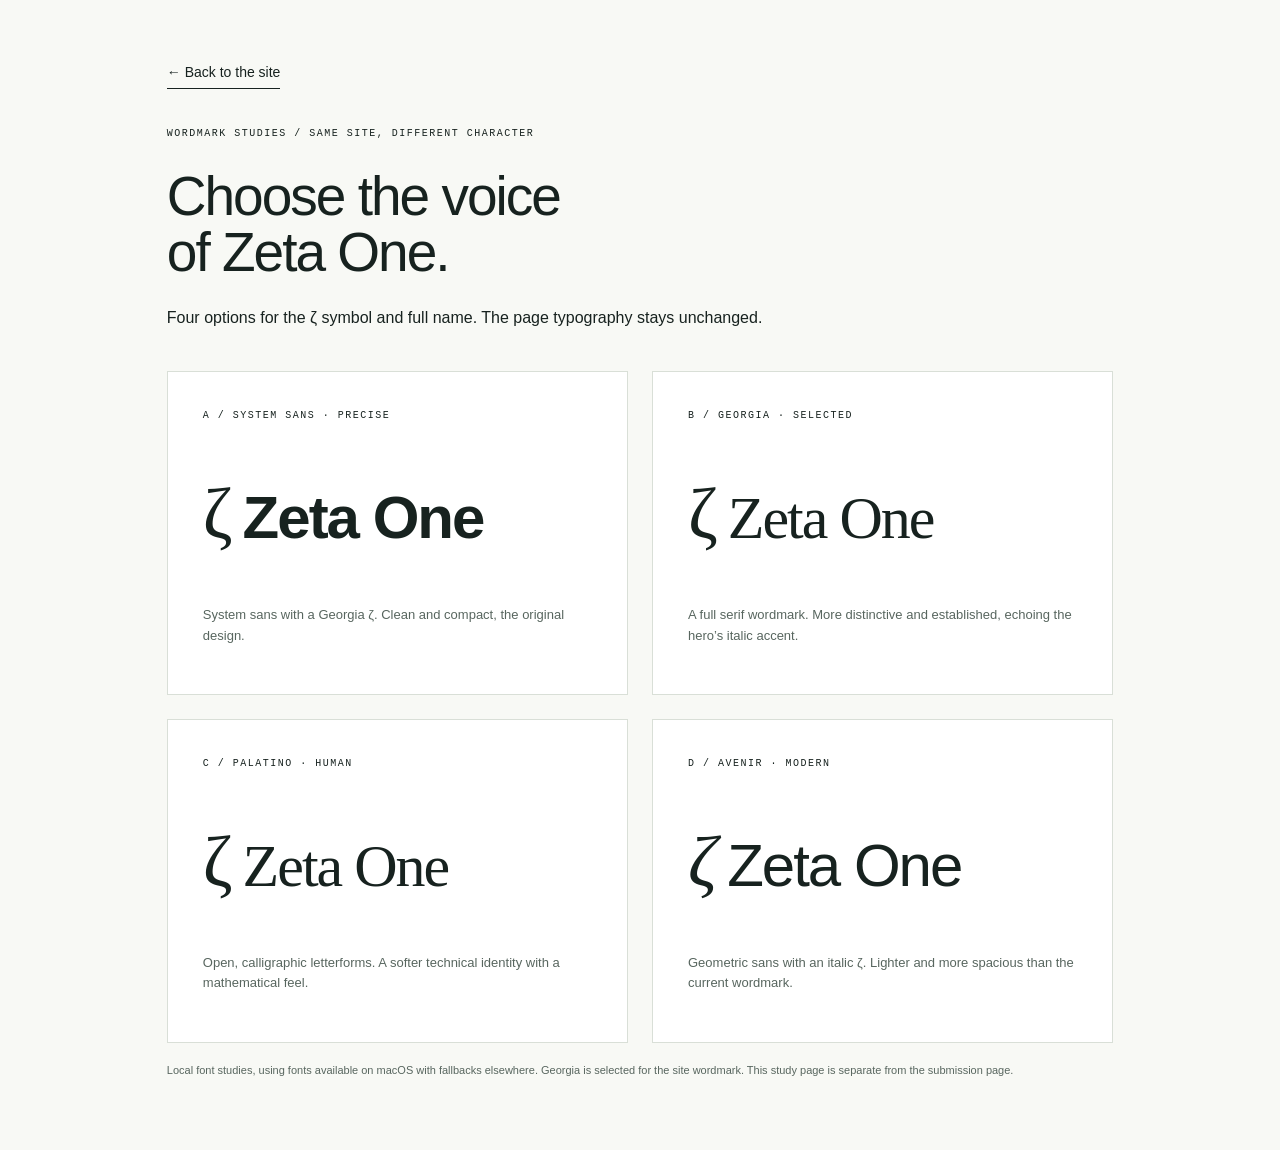
<file: site/fonts.html>
<!doctype html><html lang="en"><head><meta charset="utf-8"><meta name="viewport" content="width=device-width, initial-scale=1"><title>Zeta One — Wordmark studies</title><link rel="stylesheet" href="./styles.css"><style>
main{max-width:1100px;margin:auto;padding:60px 6%}.studies{display:grid;grid-template-columns:1fr 1fr;gap:24px;margin-top:40px}.study{background:white;border:1px solid var(--line);padding:35px}.wordmark{font-size:clamp(35px,5vw,60px);letter-spacing:-2px;margin:35px 0}.glyph{font-size:1.2em;margin-right:12px}.a{font-family:-apple-system,BlinkMacSystemFont,'Segoe UI',sans-serif;font-weight:600}.a .glyph{font-family:Georgia,serif;font-weight:400}.b{font-family:Georgia,serif}.c{font-family:Palatino,'Palatino Linotype',serif}.d{font-family:'Avenir Next',Avenir,sans-serif;font-weight:500}.d .glyph{font-family:Georgia,serif;font-style:italic}.study p{font-size:13px;color:var(--muted)}@media(max-width:650px){.studies{grid-template-columns:1fr}}</style></head><body><main><a class="text-link" href="./index.html">← Back to the site</a><div class="eyebrow" style="margin-top:40px">WORDMARK STUDIES / SAME SITE, DIFFERENT CHARACTER</div><h1 style="font-size:55px;letter-spacing:-2px">Choose the voice<br>of Zeta One.</h1><p>Four options for the ζ symbol and full name. The page typography stays unchanged.</p><div class="studies"><article class="study"><div class="eyebrow">A / SYSTEM SANS · PRECISE</div><div class="wordmark a"><span class="glyph">ζ</span>Zeta One</div><p>System sans with a Georgia ζ. Clean and compact, the original design.</p></article><article class="study"><div class="eyebrow">B / GEORGIA · SELECTED</div><div class="wordmark b"><span class="glyph">ζ</span>Zeta One</div><p>A full serif wordmark. More distinctive and established, echoing the hero’s italic accent.</p></article><article class="study"><div class="eyebrow">C / PALATINO · HUMAN</div><div class="wordmark c"><span class="glyph">ζ</span>Zeta One</div><p>Open, calligraphic letterforms. A softer technical identity with a mathematical feel.</p></article><article class="study"><div class="eyebrow">D / AVENIR · MODERN</div><div class="wordmark d"><span class="glyph">ζ</span>Zeta One</div><p>Geometric sans with an italic ζ. Lighter and more spacious than the current wordmark.</p></article></div><p class="fine">Local font studies, using fonts available on macOS with fallbacks elsewhere. Georgia is selected for the site wordmark. This study page is separate from the submission page.</p></main></body></html>
</file>
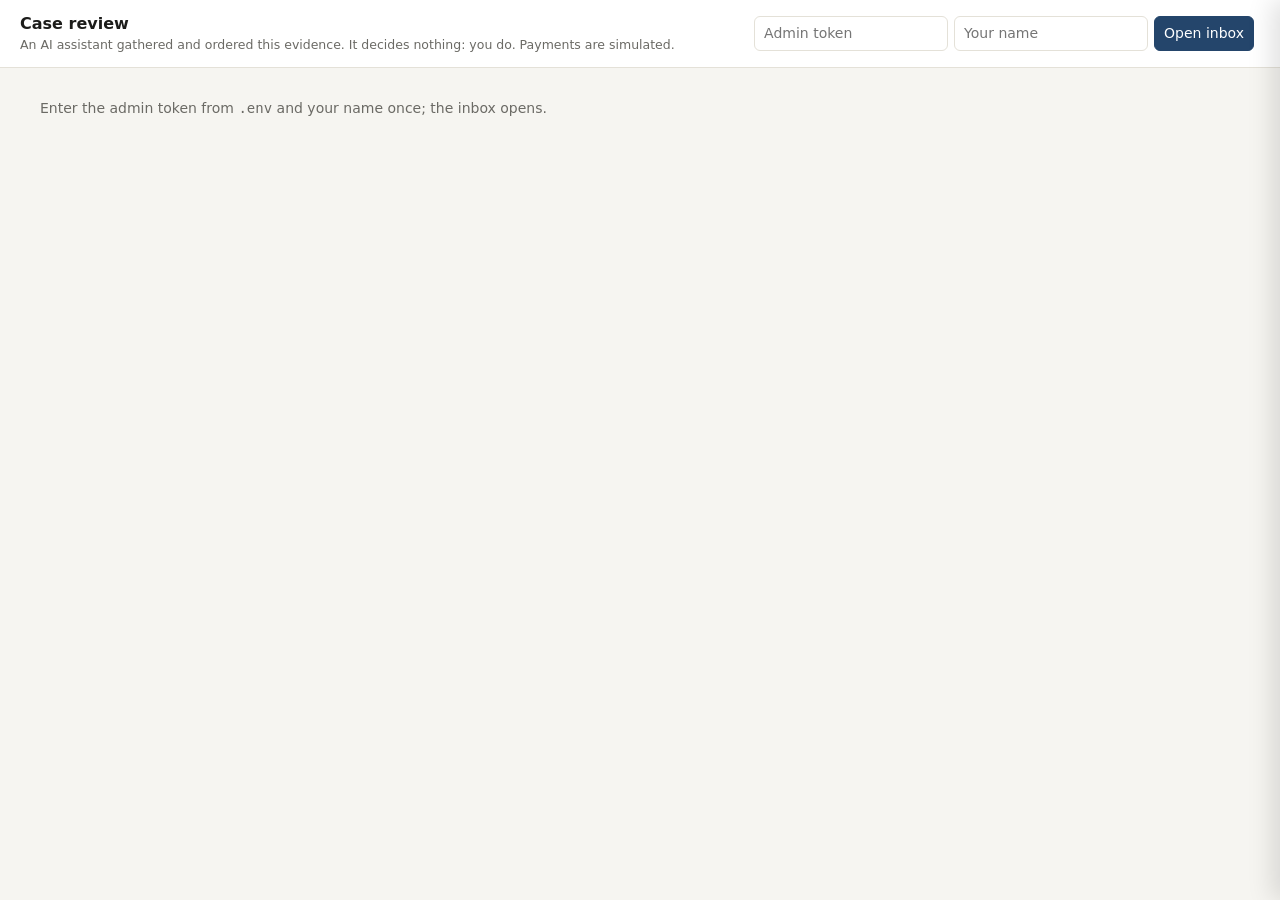
<file: zeta_one/review/page.html>
<!doctype html>
<html lang="en">
<head>
<meta charset="utf-8">
<meta name="viewport" content="width=device-width, initial-scale=1">
<meta name="referrer" content="no-referrer">
<title>Zeta One case review</title>
<style>
  :root {
    --bg: #f6f5f1; --card: #ffffff; --ink: #1c1c1a; --muted: #6b6a65; --line: #e4e1d8;
    --chip: #efede6; --accent: #24456b; --amber: #9a5b00; --amber-bg: #fdf3e2; --red: #9b2c2c; --red-bg: #fbeaea;
    --green: #2d6a3e; --green-bg: #e8f4ec; --blue-bg: #e8eff7;
  }
  @media (prefers-color-scheme: dark) {
    :root { --bg: #141413; --card: #1d1d1b; --ink: #ecebe6; --muted: #a09f99; --line: #33322e; --chip: #2a2926;
      --accent: #9cc3ec; --amber: #f0b36a; --amber-bg: #2e2416; --red: #f19a9a; --red-bg: #2f1c1c;
      --green: #8fd3a3; --green-bg: #18291e; --blue-bg: #1b2533; }
  }
  * { box-sizing: border-box; }
  body { background: var(--bg); color: var(--ink); font: 14px/1.5 system-ui, -apple-system, sans-serif; margin: 0; }
  header.bar { display: flex; flex-wrap: wrap; gap: 12px; align-items: center; justify-content: space-between;
    padding: 12px 20px; border-bottom: 1px solid var(--line); background: var(--card); position: sticky; top: 0; z-index: 2; }
  header.bar h1 { font-size: 16px; margin: 0; } header.bar .note { margin: 0; }
  main { max-width: 1240px; margin: 0 auto; padding: 16px 20px 40px; }
  .note { color: var(--muted); font-size: 12.5px; }
  input, select, button { font: inherit; padding: 6px 9px; border: 1px solid var(--line); border-radius: 6px; background: var(--card); color: inherit; }
  button { cursor: pointer; } button.primary { background: var(--accent); color: var(--card); border-color: var(--accent); }
  form.open { display: flex; flex-wrap: wrap; gap: 6px; align-items: center; }
  .card { background: var(--card); border: 1px solid var(--line); border-radius: 10px; padding: 14px 16px; }
  .card h2 { font-size: 12px; text-transform: uppercase; letter-spacing: .05em; color: var(--muted); margin: 0 0 10px; }
  .hero { display: grid; grid-template-columns: minmax(240px, 1.3fr) repeat(2, minmax(150px, 1fr)); gap: 12px; margin-bottom: 14px; }
  .who { display: flex; gap: 12px; align-items: center; }
  .logo { width: 52px; height: 52px; border-radius: 12px; flex: none; display: grid; place-items: center; overflow: hidden;
    font-weight: 700; font-size: 18px; color: #fff; border: 1px solid var(--line); background: var(--chip); }
  .logo img { width: 36px; height: 36px; }
  .who strong { font-size: 17px; display: block; line-height: 1.2; }
  .kpi .label { font-size: 11.5px; color: var(--muted); text-transform: uppercase; letter-spacing: .04em; }
  .kpi .value { font-size: 20px; font-weight: 650; margin-top: 2px; }
  .chips { display: flex; flex-wrap: wrap; gap: 6px; margin-top: 6px; }
  .chip { background: var(--chip); border-radius: 999px; padding: 2px 9px; font-size: 12px; white-space: nowrap; }
  .badge { display: inline-block; border-radius: 6px; padding: 2px 8px; font-weight: 600; font-size: 13px; }
  .allow { background: var(--green-bg); color: var(--green); } .challenge { background: var(--amber-bg); color: var(--amber); }
  .block { background: var(--red-bg); color: var(--red); } .claim { background: var(--blue-bg); color: var(--accent); }
  .layout { display: grid; grid-template-columns: minmax(0, 2.1fr) minmax(280px, 1fr); gap: 14px; align-items: start; }
  .stack { display: grid; gap: 14px; }
  .side { position: sticky; top: 72px; display: grid; gap: 14px; }
  .lead { font-size: 15.5px; margin: 0 0 12px; }
  .timeline { list-style: none; margin: 0; padding: 0 0 0 16px; border-left: 2px solid var(--line); }
  .timeline li { position: relative; margin: 0 0 10px; padding-left: 10px; }
  .timeline li::before { content: ""; position: absolute; left: -22px; top: 6px; width: 10px; height: 10px; border-radius: 50%; background: var(--accent); }
  .timeline time { display: block; font-size: 12px; color: var(--muted); }
  .attention { border-color: var(--amber); background: var(--amber-bg); }
  .attention h2 { color: var(--amber); }
  .domains { display: grid; grid-template-columns: 1fr 1fr; gap: 10px; margin-bottom: 10px; }
  .domains div { background: var(--card); border-radius: 8px; padding: 8px 10px; }
  .mismatch { color: var(--red); font-weight: 600; }
  .two { display: grid; grid-template-columns: 1fr 1fr; gap: 14px; }
  ul.clean { list-style: none; margin: 0; padding: 0; } ul.clean li { padding: 7px 0; border-top: 1px solid var(--line); }
  ul.clean li:first-child { border-top: 0; padding-top: 0; }
  .src { font: 11.5px ui-monospace, monospace; color: var(--muted); }
  .sources { display: flex; flex-wrap: wrap; gap: 4px; margin-top: 3px; }
  .sources .chip { font: 11px ui-monospace, monospace; }
  details { border-top: 1px solid var(--line); padding: 8px 0; } details:first-of-type { border-top: 0; }
  summary { cursor: pointer; font-weight: 600; } summary .count { color: var(--muted); font-weight: 400; }
  table { width: 100%; border-collapse: collapse; font-size: 13px; margin-top: 8px; }
  th, td { text-align: left; padding: 6px 8px; border-top: 1px solid var(--line); } th { color: var(--muted); font-weight: 500; }
  pre.untrusted { white-space: pre-wrap; border-left: 3px solid var(--amber); padding: 6px 10px; margin: 6px 0; font-size: 13px; }
  .finding-card { display: flex; gap: 10px; align-items: flex-start; }
  .finding-card img { width: 16px; height: 16px; margin-top: 3px; flex: none; }
  .checks label { display: flex; gap: 8px; align-items: flex-start; padding: 6px 0; border-top: 1px solid var(--line); }
  .checks label:first-child { border-top: 0; }
  .checks input:checked + span { color: var(--muted); text-decoration: line-through; }
  form.finding { display: grid; gap: 8px; } form.finding .row { display: flex; gap: 8px; }
  .empty { color: var(--muted); }
  button.ref { font: 11.5px ui-monospace, monospace; padding: 1px 7px; border-radius: 999px; background: var(--chip);
    border: 1px solid transparent; color: var(--accent); cursor: pointer; }
  button.ref:hover { border-color: var(--accent); }
  .drawer { position: fixed; top: 0; right: 0; bottom: 0; width: min(520px, 100vw); background: var(--card);
    border-left: 1px solid var(--line); box-shadow: -8px 0 24px rgba(0,0,0,.12); padding: 16px 18px; overflow: auto;
    transform: translateX(100%); transition: transform .18s ease; z-index: 5; }
  .drawer.open { transform: none; }
  .drawer h3 { margin: 0 0 4px; font: 600 15px ui-monospace, monospace; }
  .drawer dl { display: grid; grid-template-columns: max-content 1fr; gap: 4px 12px; margin: 10px 0; font-size: 13px; }
  .drawer dt { color: var(--muted); } .drawer dd { margin: 0; word-break: break-word; }
  .drawer pre { white-space: pre-wrap; font-size: 12px; background: var(--chip); padding: 10px; border-radius: 8px; }
  .chat .log { max-height: 320px; overflow: auto; display: grid; gap: 8px; margin-bottom: 8px; }
  .chat .q { justify-self: end; background: var(--blue-bg); border-radius: 10px 10px 2px 10px; padding: 6px 10px; max-width: 90%; }
  .chat .a { background: var(--chip); border-radius: 10px 10px 10px 2px; padding: 6px 10px; max-width: 95%; white-space: pre-wrap; }
  .chat form { display: flex; gap: 6px; } .chat input { flex: 1; }
  .warn { color: var(--amber); }
  .why { display: grid; grid-template-columns: repeat(3, minmax(0, 1fr)) minmax(160px, .8fr); gap: 0; padding: 0; margin-bottom: 14px; overflow: hidden; }
  .why > div { padding: 12px 14px; border-left: 1px solid var(--line); } .why > div:first-child { border-left: 0; }
  .why .label { font-size: 11px; color: var(--muted); text-transform: uppercase; letter-spacing: .05em; }
  .why .answer { font-size: 15px; font-weight: 600; margin: 3px 0; }
  .why .ok .answer::before { content: "✓ "; color: var(--green); } .why .bad .answer::before { content: "! "; color: var(--red); }
  .why .bad { background: var(--amber-bg); }
  .why .verdict { background: var(--chip); }
  .inbox table { margin: 0; } .inbox tr.row { cursor: pointer; } .inbox tr.row:hover td { background: var(--chip); }
  .inbox td { vertical-align: top; } .inbox .reason { color: var(--muted); }
  .toolbar { display: flex; gap: 10px; align-items: center; margin-bottom: 10px; }
  @media (max-width: 900px) { .hero, .layout, .two, .domains, .why { grid-template-columns: 1fr; } .why > div { border-left: 0; border-top: 1px solid var(--line); } .side { position: static; }
    .inbox .when, .inbox .reason-col { display: none; } }
</style>
</head>
<body>
<header class="bar">
  <div>
    <h1>Case review</h1>
    <p class="note">An AI assistant gathered and ordered this evidence. It decides nothing: you do. Payments are simulated.</p>
  </div>
  <form class="open" id="open">
    <input id="token" type="password" placeholder="Admin token" autocomplete="off" required>
    <input id="by" placeholder="Your name" required>
    <button class="primary">Open inbox</button>
    <span id="status" class="note"></span>
  </form>
</header>
<main id="case"><p class="empty">Enter the admin token from <code>.env</code> and your name once; the inbox opens.</p></main>
<aside class="drawer" id="drawer" aria-live="polite"></aside>

<script>
// Every value from the case is set as text, never as HTML: invoice text, rationale and web findings
// may be written by an attacker (security.md, S14). Images load only from a domain the research
// validated, through a favicon service, with no referrer.
const $ = (id) => document.getElementById(id);
function el(tag, attrs, ...children) {
  const node = document.createElement(tag);
  for (const [key, value] of Object.entries(attrs || {})) {
    if (key === "class") node.className = value; else if (key === "text") node.textContent = value; else node.setAttribute(key, value);
  }
  for (const child of children.flat()) if (child != null) node.append(child instanceof Node ? child : document.createTextNode(String(child)));
  return node;
}
const money = (a) => a ? `${(a.amount / 100).toLocaleString(undefined, { minimumFractionDigits: 2 })} ${a.currency}` : "–";
const domainOf = (url) => { try { return new URL(url).hostname; } catch (e) { return null; } };
const favicon = (domain, size) => `https://www.google.com/s2/favicons?domain=${encodeURIComponent(domain)}&sz=${size}`;
try { $("token").value = sessionStorage.getItem("zeta-admin") || ""; $("by").value = sessionStorage.getItem("zeta-by") || ""; } catch (e) {}
const RECORD_ID = /\b(?:dec|pay|adj|chl|bill|paid|cp|pm|pmc|pmh|txn|acct)_[A-Za-z0-9_]+/g;

// A record id as a link to its source: the record, the system it came from, and where it lives in production.
function ref(id) {
  const button = el("button", { class: "ref", type: "button", title: "Open the source record", text: id });
  button.addEventListener("click", () => openRecord(id));
  return button;
}
const isWeb = (url) => /^https?:\/\//i.test(url || "");
function linked(value) {  // text with every record id turned into a source link
  const text = String(value); const parts = []; let last = 0;
  for (const match of text.matchAll(RECORD_ID)) {
    parts.push(text.slice(last, match.index), ref(match[0])); last = match.index + match[0].length;
  }
  parts.push(text.slice(last));
  return el("span", {}, parts);
}
async function openRecord(id) {
  const drawer = $("drawer");
  drawer.replaceChildren(el("p", { class: "note", text: "Loading " + id + "…" })); drawer.classList.add("open");
  const close = el("button", { type: "button", text: "Close" }); close.addEventListener("click", () => drawer.classList.remove("open"));
  try {
    const found = await api("/v1/records/" + encodeURIComponent(id));
    const fields = Object.entries(found.record || {}).filter(([, v]) => v === null || typeof v !== "object");
    drawer.replaceChildren(close, el("h3", { text: id }),
      el("dl", {}, [["Source", found.source.system], ["Collection", found.source.collection], ["In production", found.source.production]]
        .flatMap(([k, v]) => [el("dt", { text: k }), el("dd", { text: v })])),
      el("h2", { class: "note", text: "Fields" }),
      el("dl", {}, fields.flatMap(([k, v]) => [el("dt", { text: k }), el("dd", {}, linked(v == null ? "–" : v))])),
      el("details", {}, el("summary", { text: "Full record" }), el("pre", { text: JSON.stringify(found.record, null, 2) })));
  } catch (e) { drawer.replaceChildren(close, el("p", { class: "warn", text: `Couldn't open ${id}: ${e.message}` })); }
}
document.addEventListener("keydown", (event) => { if (event.key === "Escape") $("drawer").classList.remove("open"); });

function logo(name, domain) {
  const initials = (name || "?").split(/\s+/).filter(Boolean).slice(0, 2).map((w) => w[0].toUpperCase()).join("");
  let hue = 0; for (const c of name || "") hue = (hue * 31 + c.charCodeAt(0)) % 360;
  const box = el("div", { class: "logo", title: domain || "no domain found" });
  const monogram = () => { box.replaceChildren(initials); box.style.background = `hsl(${hue} 40% 42%)`; };
  if (domain) {
    const img = el("img", { alt: "", src: favicon(domain, 128), referrerpolicy: "no-referrer" });
    img.addEventListener("error", monogram);
    box.append(img);
  } else monogram();
  return box;
}

async function api(path, body, retried = false) {
  const headers = { "Authorization": "Bearer " + $("token").value, "Content-Type": "application/json" };
  const response = await fetch(path, body ? { method: "POST", headers, body: JSON.stringify(body) } : { headers });
  // On the demo server the sandbox's token changes each time it starts; take the current one and retry.
  if (response.status === 401 && !retried && await demoToken()) return api(path, body, true);
  const data = await response.json();
  if (!response.ok) throw new Error((data.error && data.error.message) || response.status);
  return data;
}

async function demoToken() {
  try {
    const response = await fetch("/v1/demo");
    if (!response.ok) return false;
    const token = (await response.json()).review_token;
    if (!token || token === $("token").value) return false;
    $("token").value = token;
    try { sessionStorage.setItem("zeta-admin", token); sessionStorage.setItem("zeta-demo", "1"); } catch (e) {}
    return true;
  } catch (e) { return false; }
}

function card(title, ...children) { return el("section", { class: "card" }, el("h2", { text: title }), ...children); }
function list(items, render, empty = "None.") {
  return items && items.length ? el("ul", { class: "clean" }, items.map((item) => el("li", {}, render(item)))) : el("p", { class: "empty", text: empty });
}

function hero(c) {
  const ev = c.evidence, d = ev.decision, p = ev.proposal || {}, ctx = ev.context || {};
  const vendor = (ctx.counterparty || {}).name || p.counterparty_id || "Unknown payee";
  const official = c.research && c.research.official_domain;
  const outcomes = d.outcomes || [];
  const latest = outcomes[outcomes.length - 1];
  const floor = (d.risk || {}).floor;
  return el("div", { class: "hero" },
    el("section", { class: "card who" }, logo(vendor, official),
      el("div", {}, el("strong", { text: vendor }), el("span", { class: "note", text: official ? official : "Official domain not found" }))),
    el("section", { class: "card kpi" }, el("div", { class: "label", text: "Amount" }), el("div", { class: "value", text: money(p.amount) }),
      el("div", { class: "note" }, "to ", p.payment_method_id ? ref(p.payment_method_id) : "?", " · payee ", p.counterparty_id ? ref(p.counterparty_id) : "?")),
    el("section", { class: "card kpi" }, el("div", { class: "label", text: "Reported" }),
      el("div", { class: "value" }, latest ? el("span", { class: `badge ${!latest.verified ? "claim" : latest.finding === "legitimate" ? "allow" : "block"}`,
        text: `${latest.finding.replace("_", " ")}${latest.verified ? "" : " (claim)"}` }) : el("span", { class: "note", text: "No report yet" })),
      el("div", { class: "chips" }, floor ? floor.flags.map((f) => el("span", { class: "chip", text: f })) : el("span", { class: "note", text: "No floor at decision" }))));
}

function attention(c) {
  const f = c.case_file || {}, ctx = c.evidence.context || {};
  const official = c.research && c.research.official_domain;
  const onInvoice = (c.public_facts_searched || {}).domains_on_invoice || [];
  const mismatch = official && onInvoice.some((d) => !d.endsWith(official));
  const box = el("section", { class: "card attention" }, el("h2", { text: "Look here first" }));
  if (official || onInvoice.length) {
    box.append(el("div", { class: "domains" },
      el("div", {}, el("div", { class: "note", text: "Vendor's own domain (web research)" }), el("div", { text: official || "not found" })),
      el("div", {}, el("div", { class: "note", text: "Domains on the invoice" }),
        el("div", { class: mismatch ? "mismatch" : "", text: onInvoice.length ? onInvoice.join(", ") + (mismatch ? "  ≠ vendor" : "") : "none" }))));
  }
  box.append(list(f.contradictions, (x) => linked(x), "No contradictions found."));
  if ((f.open_questions || []).length) box.append(el("div", { class: "note", text: "Open questions" }), list(f.open_questions, (x) => linked(x)));
  return box;
}

function evidence(c) {
  const ev = c.evidence, p = ev.proposal || {}, ctx = ev.context || {};
  const section = (title, count, ...body) => el("details", {}, el("summary", {}, title, " ", el("span", { class: "count", text: `(${count})` })), ...body);
  const rows = (items, cols) => el("table", {}, el("tr", {}, cols.map(([h]) => el("th", { text: h }))),
    items.map((item) => el("tr", {}, cols.map(([, f]) => el("td", {}, linked(f(item)))))));
  const untrusted = [["Invoice", ctx.bill && ctx.bill.document_excerpt], ["Agent's rationale", p.agent_rationale], ["Memo", p.memo]].filter(([, t]) => t);
  return card("Evidence, on demand",
    section("Payments to this bank account", ev.payments_to_method.length,
      rows(ev.payments_to_method, [["Payment", (x) => x.payment_id], ["When", (x) => x.created_at.slice(0, 16).replace("T", " ")], ["Status", (x) => x.status], ["Payee", (x) => x.counterparty_id], ["Amount", (x) => money(x.amount)], ["Decision", (x) => x.decision_id]])),
    section("Payments to this payee", ev.payments_to_payee.length,
      rows(ev.payments_to_payee, [["Payment", (x) => x.id], ["When", (x) => String(x.posted_at).slice(0, 10)], ["Status", (x) => x.status || ""], ["Bill", (x) => x.bill_id || ""], ["Amount", (x) => money(x.amount)]])),
    section("Bank-detail changes", ev.method_changes.length,
      rows(ev.method_changes, [["Change", (x) => x.id], ["When", (x) => String(x.changed_at).slice(0, 10)], ["Kind", (x) => x.change], ["Method", (x) => x.method_id]])),
    section("Risk adjustments for this business", ev.adjustments.length,
      rows(ev.adjustments, [["Adjustment", (x) => x.adjustment_id], ["When", (x) => String(x.at).slice(0, 10)], ["Kind", (x) => x.kind], ["Subject", (x) => x.subject], ["From", (x) => x.decision_id || ""]])),
    section("Untrusted text (may be written by an attacker)", untrusted.length,
      untrusted.map(([label, text]) => [el("div", { class: "note", text: label }), el("pre", { class: "untrusted", text })])));
}

function web(c) {
  const findings = (c.research && c.research.findings) || [];
  return card("Web findings · untrusted, open the source",
    list(findings, (x) => {
      const domain = domainOf(x.url);
      return el("div", { class: "finding-card" }, domain ? el("img", { alt: "", src: favicon(domain, 32), referrerpolicy: "no-referrer" }) : null,
        el("div", {}, x.claim, el("div", {}, isWeb(x.url) ? el("a", { href: x.url, target: "_blank", rel: "noopener noreferrer", class: "src", text: x.url }) : el("span", { class: "src", text: x.url }))));
    }, c.research ? "Nothing found." : "Web research was not available for this case."));
}

function side(c) {
  const f = c.case_file || {}, d = c.evidence.decision;
  const checks = [...(f.next_steps || []), ...(f.missing_evidence || []).map((m) => "Get: " + m)];
  const key = `zeta-checks-${c.case_id}`;
  let done = []; try { done = JSON.parse(localStorage.getItem(key) || "[]"); } catch (e) {}
  const checklist = el("div", { class: "checks" }, checks.map((text, i) => {
    const box = el("input", { type: "checkbox" }); box.checked = done.includes(i);
    box.addEventListener("change", () => { done = box.checked ? [...done, i] : done.filter((n) => n !== i);
      try { localStorage.setItem(key, JSON.stringify(done)); } catch (e) {} });
    return el("label", {}, box, el("span", { text }));
  }));
  const form = el("form", { class: "finding" },
    el("select", { id: "f-finding" }, [["legitimate", "Legitimate"], ["payee_fraud", "Payee fraud"], ["manipulated_agent", "Manipulated agent"], ["unauthorized", "Unauthorized"]].map(([v, t]) => el("option", { value: v, text: t }))),
    el("select", { id: "f-verification", required: "" }, el("option", { value: "", text: "How did you verify it?" }), [["callback_known_number", "Called back on a number already on file"], ["bank_confirmation", "Bank confirmation"], ["vendor_portal", "Vendor portal"], ["signed_customer_attestation", "Signed customer attestation"], ["customer_report", "Customer report only (a claim)"], ["none", "Not verified"]].map(([v, t]) => el("option", { value: v, text: t }))),
    el("input", { id: "f-note", placeholder: "What you found, and from whom" }),
    el("div", { class: "row" }, el("button", { text: "Record finding" }), el("span", { id: "f-status", class: "note" })));
  form.addEventListener("submit", async (event) => {
    event.preventDefault();
    try {
      const o = await api(`/v1/decisions/${encodeURIComponent(d.decision_id)}/outcomes`, {
        finding: $("f-finding").value, verification: $("f-verification").value, by: $("by").value, note: $("f-note").value || null });
      $("f-status").textContent = o.verified ? "Recorded. A verified finding changes risk for this business." : "Recorded as a claim: it changes nothing.";
    } catch (e) { $("f-status").textContent = "Not recorded: " + e.message; }
  });
  const log = el("div", { class: "log" });
  const ranAt = (note) => note ? el("div", { class: "note", text: note }) : null;
  const say = (q, a, note) => { log.append(el("div", { class: "q", text: q }), el("div", { class: "a" }, linked(a), ranAt(note))); log.scrollTop = log.scrollHeight; };
  const input = el("input", { placeholder: "Ask about this case…", maxlength: "1000" });
  const ask = el("form", {}, input, el("button", { text: "Ask" }));
  ask.addEventListener("submit", async (event) => {
    event.preventDefault();
    const question = input.value.trim(); if (!question) return;
    input.value = ""; const pending = el("div", { class: "a note", text: "Thinking…" });
    log.append(el("div", { class: "q", text: question }), pending);
    try {
      const reply = await api(`/v1/cases/${encodeURIComponent(c.case_id)}/chat`, { question, by: $("by").value || "case worker" });
      pending.replaceWith(el("div", { class: "a" }, linked(reply.answer),
        reply.not_in_case.length ? el("div", { class: "warn", text: "Cited but not in this case: " + reply.not_in_case.join(", ") }) : null,
        ranAt(reply.note)));
    } catch (e) {
      // The demo keeps cases in memory: a restart or a reset of the demo clears them.
      const gone = /^no case /.test(e.message);
      pending.replaceWith(el("div", { class: "a warn" }, gone
        ? el("span", {}, "This case is no longer on the server: it was restarted or the demo was reset, which clears its cases. ",
            el("a", { href: "/demo-legacy", text: "Go back to the legacy demo" }), " and open the evidence again.")
        : e.message));
    }
    log.scrollTop = log.scrollHeight;
  });
  api(`/v1/cases/${encodeURIComponent(c.case_id)}/chat`).then((turns) => turns.forEach((t) => say(t.question, t.answer, t.note))).catch(() => {});
  return el("aside", { class: "side" },
    card("Your checks", checks.length ? checklist : el("p", { class: "empty", text: "No checks suggested." })),
    el("section", { class: "card chat" }, el("h2", { text: "Ask about this case" }), log, ask,
      el("p", { class: "note", text: "A model answers from this case's evidence only and decides nothing. Each answer names the model and whether it ran through this machine or on a remote server." })),
    card("Record what you found", form, el("p", { class: "note", text: "Only a verified method changes risk. The assistant never records a finding." })));
}

function show(c) {
  const f = c.case_file || {};
  const facts = card("Shown by the records", list(f.verified_facts, (x) => [x.statement,
    el("div", { class: "sources" }, x.sources.map((s) => isWeb(s) ? el("a", { href: s, target: "_blank", rel: "noopener noreferrer", class: "src", text: s }) : ref(s)))], "No cited facts."));
  const inferences = card("Suggested, not shown", list(f.inferences, (x) => [linked(x.statement), el("div", { class: "note" }, linked(x.basis))], "No inferences."));
  const story = card("What happened", el("p", { class: "lead", text: f.summary || "The assistant couldn't write a summary; the evidence is below." }),
    (f.timeline || []).length ? el("ol", { class: "timeline" }, f.timeline.map((e) => el("li", {}, el("time", { text: e.at }), linked(e.event)))) : null);
  const modelsOff = (c.errors || []).some((e) => e.includes("ModelsOff"));
  const errors = modelsOff ? [el("p", { class: "note", text: "Models are off in this demo, so the assistant didn't research or summarise; the gathered records are below." })]
    : (c.errors || []).map((e) => el("p", { class: "warn", text: "Assistant: " + e }));
  $("case").replaceChildren(hero(c), ...errors,
    el("div", { class: "layout" },
      el("div", { class: "stack" }, attention(c), story, el("div", { class: "two" }, facts, inferences), web(c), evidence(c),
        el("p", { class: "note", text: c.note })),
      side(c)));
}

// The decision's three questions in plain words, from the record itself (no model).
function why(row) {
  const parts = Object.fromEntries(row.parts.map((part) => [part.question, part]));
  const column = (question, label) => {
    const part = parts[question];
    if (!part) return el("div", {}, el("div", { class: "label", text: label }), el("div", { class: "note", text: "Not reached" }));
    return el("div", { class: part.ok ? "ok" : "bad" }, el("div", { class: "label", text: label }),
      el("div", { class: "answer", text: part.text.charAt(0).toUpperCase() + part.text.slice(1) }),
      el("div", { class: "sources" }, part.evidence.map(ref)));
  };
  const timings = Object.entries(row.stages).map(([stage, ms]) => `${stage} ${ms} ms`).join(" · ");
  return el("section", { class: "card why" }, column("identity", "Who is acting"), column("authorization", "Authorized?"),
    column("risk", "About the payment"),
    el("div", { class: "verdict" }, el("div", { class: "label", text: "Engine decided" }),
      el("div", { class: "answer" }, el("span", { class: `badge ${row.decision}`, text: row.action }), " ", ref(row.decision_id)),
      el("div", { class: "note", text: `${timings}${row.models.length ? " · model: " + row.models.join(", ") : " · no model"}` })));
}

async function openRow(row) {
  const status = $("status");
  const back = el("button", { type: "button", text: "← Inbox" });
  back.addEventListener("click", () => { history.replaceState(null, "", location.pathname); loadInbox(); });
  let fromDemo = false; try { fromDemo = sessionStorage.getItem("zeta-demo") === "1"; } catch (e) {}
  const toolbar = () => el("div", { class: "toolbar" }, back, fromDemo ? el("a", { href: "/demo-legacy", text: "← Legacy demo" }) : null,
    el("strong", { text: `${row.vendor} · ${money(row.amount)}` }));
  const progress = el("p", { class: "note" });
  $("case").replaceChildren(toolbar(), why(row), progress);
  try {
    let found;
    if (row.case_ids.length) found = await api("/v1/cases/" + encodeURIComponent(row.case_ids[row.case_ids.length - 1]));
    else {
      progress.textContent = "Gathering the records and researching the vendor on the web (about a minute)…";
      found = await api("/v1/cases", { decision_id: row.decision_id, by: $("by").value });
    }
    show(found);
    $("case").prepend(toolbar(), why(row));
    status.textContent = "";
  } catch (e) { progress.className = "warn"; progress.textContent = "Couldn't assemble the case: " + e.message; }
}

async function loadInbox() {
  const status = $("status");
  status.textContent = "Loading…";
  try {
    const rows = await api("/v1/inbox?limit=100");
    const attention = (row) => row.decision !== "allow" || (row.outcome && row.outcome.finding !== "legitimate");
    const table = el("table", {}, el("tr", {}, ["When", "Vendor", "Amount", "Decision", "Why", "Finding", "Case"].map((h, i) =>
      el("th", { class: i === 0 ? "when" : i === 4 ? "reason-col" : "", text: h }))),
      rows.map((row) => {
        const tr = el("tr", { class: "row", tabindex: "0" },
          el("td", { class: "when note", text: String(row.created_at || "").slice(0, 16).replace("T", " ") }),
          el("td", {}, el("strong", { text: row.vendor }), row.sandbox ? el("div", { class: "note", text: "scenario run" }) : null),
          el("td", { text: money(row.amount) }),
          el("td", {}, el("span", { class: `badge ${row.decision}`, text: row.action })),
          el("td", { class: "reason reason-col", text: row.parts[row.parts.length - 1].text }),
          el("td", {}, row.outcome ? el("span", { class: `badge ${!row.outcome.verified ? "claim" : row.outcome.finding === "legitimate" ? "allow" : "block"}`,
            text: row.outcome.finding.replace("_", " ") + (row.outcome.verified ? "" : " (claim)") }) : el("span", { class: "note", text: "–" })),
          el("td", { class: "note", text: row.case_ids.length ? "Ready" : (attention(row) ? "Assemble" : "–") }));
        tr.addEventListener("click", () => openRow(row));
        tr.addEventListener("keydown", (event) => { if (event.key === "Enter") openRow(row); });
        return tr;
      }));
    $("case").replaceChildren(el("section", { class: "card inbox" }, el("h2", { text: `Decisions (${rows.length})` }),
      rows.length ? table : el("p", { class: "empty", text: "No decisions yet. Run a scenario or the demo to make some." }),
      el("p", { class: "note", text: "Open a row to see its records. Opening one without a case file asks the assistant to assemble it, which calls a model." })));
    status.textContent = "";
    const wanted = rows.find((row) => row.decision_id === location.hash.slice(1));
    if (wanted) openRow(wanted);
  } catch (e) { status.textContent = "Couldn't load the inbox: " + e.message; }
}

$("open").addEventListener("submit", (event) => {
  event.preventDefault();
  try { sessionStorage.setItem("zeta-admin", $("token").value); sessionStorage.setItem("zeta-by", $("by").value); } catch (e) {}
  loadInbox();
});
if ($("token").value && $("by").value) loadInbox();
</script>
</body>
</html>
</file>
<file: site/styles.css>
:root{--ink:#17221f;--muted:#58665f;--paper:#f8f9f5;--line:#d9dfd7;--accent:#d6ed88;--green:#254d3a;--white:#fff}
*{box-sizing:border-box}
html{scroll-behavior:smooth;scroll-padding-top:100px}
body{margin:0;background:var(--paper);color:var(--ink);font:16px/1.55 -apple-system,BlinkMacSystemFont,"Segoe UI",sans-serif}
a{color:inherit;text-decoration:none}
button,input,select{font:inherit}
button,a,input,select,summary{-webkit-tap-highlight-color:transparent}
button,summary{cursor:pointer}
button:disabled{opacity:.55;cursor:wait}
:focus-visible{outline:3px solid #3768c0;outline-offset:5px}
[hidden]{display:none!important}
header{height:88px;display:flex;align-items:center;justify-content:space-between;padding:0 5%;border-bottom:1px solid var(--line);position:sticky;top:0;background:rgba(248,249,245,.96);z-index:10}
.brand{font-family:Georgia,"Times New Roman",serif;font-size:26px;font-weight:400;letter-spacing:-1px;display:flex;align-items:center;gap:10px}
.mark{font-family:Georgia,serif;font-size:40px;font-weight:400}
.brand-note{font:9px/1.2 ui-monospace,monospace;letter-spacing:1.3px;border-left:1px solid var(--line);max-width:90px;padding-left:16px;margin-left:8px}
nav{display:flex;align-items:center;gap:32px;font-size:13px}
.nav-cta{background:var(--ink);color:white;padding:13px 19px;border-radius:4px}
.nav-cta span{margin-left:22px}
.skip{position:absolute;left:15px;top:-90px;z-index:100;background:white;padding:12px}
.skip:focus{top:12px}
.hero{text-align:center;position:relative;overflow:hidden;padding:72px 24px 158px}
.eyebrow{font:10px/1.7 ui-monospace,SFMono-Regular,monospace;letter-spacing:1.5px}
.dot{display:inline-block;background:#718a42;width:7px;height:7px;border-radius:50%;margin-right:8px}
h1{font-size:clamp(58px,7.9vw,112px);line-height:1.02;letter-spacing:-6px;font-weight:450;margin:26px 0}
h1 em{font-family:Georgia,serif;font-weight:400;color:var(--green)}
.hero-description{font-size:21px;margin:25px 0 12px}
.hero-sub{color:var(--muted);font-size:16px}
.hero-actions{display:flex;justify-content:center;align-items:center;gap:32px;margin-top:30px}
.button{display:inline-flex;justify-content:space-between;align-items:center;gap:35px;border:0;border-radius:4px;background:var(--ink);color:white;padding:16px 23px;font-size:14px;font-weight:500;transition:background .2s,transform .2s}
.button:hover,.nav-cta:hover{background:var(--green);transform:translateY(-1px)}
.text-link{font-size:14px;border-bottom:1px solid currentColor;padding:8px 0}
.curve{position:absolute;bottom:0;left:0;width:100%;height:125px;pointer-events:none}
.curve svg{width:100%;height:100%;fill:none}
.curve path{stroke-width:1.4}
.grid-line{stroke:var(--line);stroke-dasharray:5 6}
.ghost{stroke:#bfcbb9}
.settle{stroke:#527449;stroke-width:2!important}
.curve span{position:absolute;bottom:14px;right:5%;font:9px monospace;color:var(--muted);background:var(--paper);padding:5px}
.demo-section,.approach,.proof,.film{padding:90px 6%;max-width:1500px;margin:auto}
.section-top{display:flex;justify-content:space-between;align-items:flex-end;gap:45px;margin-bottom:40px}
h2{font-size:clamp(36px,4.3vw,61px);font-weight:450;line-height:1.08;letter-spacing:-2.4px;margin:18px 0 0}
.section-top>p{max-width:340px;color:var(--muted);margin:0 0 4px}
.console{border:1px solid #ccd5ca;border-radius:10px;background:white;box-shadow:0 20px 65px #162a1810;overflow:hidden}
.console-bar{padding:19px 27px;background:#f1f4ee;display:flex;align-items:center;justify-content:space-between;font:10px monospace;letter-spacing:.6px}
.label{display:inline-block;font:9px/1.6 ui-monospace,monospace;letter-spacing:.7px;border:1px solid var(--line);border-radius:3px;padding:4px 8px}
.console-body{display:grid;grid-template-columns:35% 65%}
.proposal{padding:36px;border-right:1px solid var(--line);background:#fbfcf9}
.proposal h3{font-size:22px;line-height:1.3;letter-spacing:-.5px;margin:20px 0 8px}
.amount{font-size:46px;letter-spacing:-2px}
.proposal>p{font-size:13px;color:var(--muted)}
dl{margin:30px 0;font-size:12px}
dl>div{display:flex;justify-content:space-between;gap:15px;padding:11px 0;border-bottom:1px solid var(--line)}
dt{color:var(--muted)}
dd{margin:0;text-align:right;overflow-wrap:anywhere}
.notice{display:flex;gap:13px;background:#eef1e7;padding:16px;font-size:12px;border-radius:4px}
.notice>span{font-size:23px}
.notice p{margin:4px 0}
.fine{font-size:11px!important;line-height:1.65;color:var(--muted);margin-top:18px}
.decision-area{padding:28px 36px}
.mode-row{display:flex;justify-content:space-between;gap:10px;align-items:center;font-size:12px;color:var(--muted)}
select,input{border:1px solid var(--line);background:white;padding:9px;border-radius:4px;color:var(--ink);max-width:100%}
#connection{margin-top:18px;font-size:12px}
#connection input{width:100%;margin-top:6px}
#intro{padding:35px 0 22px;max-width:440px}
.outline-symbol{border:1px solid var(--line);display:inline-block;padding:2px 13px;font-size:27px;border-radius:5px}
h3{font-size:28px;line-height:1.2;letter-spacing:-.8px;font-weight:500}
#intro h3{font-size:35px;margin:18px 0}
#intro p{color:var(--muted);font-size:14px}
#status{font-size:13px;color:#a03c24}
#result{margin-top:28px}
.result-heading{display:flex;justify-content:space-between;align-items:center;gap:12px}
.result-heading h3{margin:4px 0 20px;font-size:35px}
.check{border-top:1px solid var(--line);padding:16px 0;display:grid;grid-template-columns:25px 1fr auto;gap:10px;align-items:start;font-size:13px}
.check small{display:block;color:var(--muted);margin-top:3px}
.check>span:last-child{font-size:11px;max-width:120px;text-align:right}
.next-step{padding:16px;background:#fff4d8;border-left:3px solid #b89139;font-size:13px;margin:10px 0 20px}
.metrics{display:grid;grid-template-columns:repeat(3,1fr);gap:16px;margin:24px 0}
.metrics span{display:block;font-size:10px;color:var(--muted)}
.metrics strong{font-size:13px;font-weight:500}
details{border-top:1px solid var(--line);font-size:13px}
summary{list-style:none;padding:15px 0;display:flex;justify-content:space-between}
summary::-webkit-details-marker{display:none}
pre{font:11px/1.7 monospace;white-space:pre-wrap;overflow-wrap:anywhere;max-height:360px;overflow:auto;background:#f4f6f1;padding:18px}
.evidence-row{padding:12px;background:#f4f6f1;margin-bottom:10px;overflow-wrap:anywhere;scroll-margin-top:100px}
.evidence-row:target{outline:2px solid #b28a31}
.evidence-row small{display:block;color:var(--muted)}
.evidence-link{text-decoration:underline;text-underline-offset:3px}
.console-footer{display:flex;justify-content:center;gap:25px;flex-wrap:wrap;padding:20px;border-top:1px solid var(--line);font:9px monospace;letter-spacing:.6px}
.scope-note{font-size:11px;color:var(--muted);max-width:750px;margin:20px auto;text-align:center}
.approach{padding-top:45px}
.approach-layout{display:grid;grid-template-columns:1fr 1.15fr;gap:65px}
.approach-tabs button{display:flex;gap:22px;align-items:center;width:100%;text-align:left;border:0;border-top:1px solid var(--line);background:transparent;padding:25px 12px;color:var(--muted)}
.approach-tabs button>span{font:12px monospace}
.approach-tabs button>span:last-child{margin-left:auto;font-size:22px}
.approach-tabs button div{font-size:20px;letter-spacing:-.5px}
.approach-tabs small{display:block;font-size:12px;letter-spacing:0;margin-top:5px}
.approach-tabs button[aria-selected=true]{color:var(--ink);background:#edf1e5;border-top-color:#6a8055}
.stage-panel{background:#e8eddc;padding:38px;border-radius:5px;min-height:330px}
.stage-panel h3{font-size:33px;margin:20px 0}
.stage-panel p{font-size:14px;max-width:410px}
.stage-diagram{font:12px monospace;padding:20px 0;border-top:1px solid #c6d0b8;margin-top:25px}
.principle{background:var(--ink);color:#f5f6ec;padding:75px 9%;text-align:center}
.principle h2{font-size:clamp(46px,6vw,80px)}
.principle h2 span{font-family:Georgia,serif;font-style:italic;color:var(--accent)}
.principle>p{max-width:570px;margin:25px auto;color:#c3cdc3}
.outcomes{display:grid;grid-template-columns:repeat(3,1fr);gap:40px;max-width:1000px;margin:55px auto 0;text-align:left}
.outcomes>div{border-top:1px solid #526055;padding-top:24px}
.outcomes strong{font-size:23px;font-weight:400}
.outcomes p{color:#c3cdc3;font-size:14px;max-width:240px}
.outcome-dot{display:inline-block;width:8px;height:8px;border-radius:50%;margin-right:12px}
.allow{background:#cfe68a}
.challenge{background:#f3cd7c}
.block{background:#e9937a}
.comparison{display:grid;grid-template-columns:repeat(5,1fr);border-block:1px solid var(--line)}
.comparison>span{padding:25px 15px;font-size:13px}
.comparison .selected{background:#e8eddc}
.proof-bottom{display:grid;grid-template-columns:1fr 1fr;gap:75px;margin-top:40px}
.proof-bottom h3{font-size:23px}
.proof-bottom p{font-size:14px;color:var(--muted)}
.feedback{border-left:1px solid var(--line);padding-left:40px}
.film{display:grid;grid-template-columns:1fr 1.3fr;gap:60px;border-top:1px solid var(--line)}
.film p{max-width:350px;color:var(--muted);font-size:14px}
.try-ways{display:grid;gap:14px;align-content:start}
.try-way{border-radius:5px;background:#e9eddf;padding:22px 24px}
.try-way p{max-width:none;margin:8px 0 0}
.try-way pre{margin:12px 0 0;max-height:none;font-size:11.5px;background:#f4f6f1}
footer{border-top:1px solid var(--line);padding:35px 6%;display:flex;align-items:center;gap:40px;justify-content:space-between}
footer p,footer>div{font-size:10px;max-width:300px;color:var(--muted)}
@media(max-width:800px){header{padding:0 5%;height:72px}
.brand{font-size:23px}
.brand-note,nav>a:not(.nav-cta){display:none}
.nav-cta{font-size:11px;padding:11px}
.nav-cta span{margin-left:7px}
h1{letter-spacing:-3px}
.hero{padding-top:55px}
.hero-description{font-size:17px}
.hero-sub{font-size:14px}
.section-top{display:block}
.section-top>p{margin-top:24px}
.console-body{grid-template-columns:1fr}
.proposal{border-right:0;border-bottom:1px solid var(--line);padding:25px}
.proposal dl{margin:15px 0}
.decision-area{padding:25px}
.console-bar{padding:15px;gap:12px}
.console-bar>span:first-child{font-size:8px}
.console-footer{gap:12px;font-size:8px}
.approach-layout,.proof-bottom,.film{grid-template-columns:1fr;gap:30px}
.demo-section,.approach,.proof,.film{padding:60px 5%}
.outcomes{gap:18px}
.outcomes p{font-size:12px}
.outcomes strong{font-size:20px}
.principle{padding:60px 6%}
.comparison{grid-template-columns:1fr 1fr}
.feedback{border-left:0;border-top:1px solid var(--line);padding:25px 0 0}
footer{flex-wrap:wrap;gap:12px}
footer p{display:none}
.hero-actions{gap:20px}
.metrics{gap:8px}
.metrics strong{font-size:11px}
.stage-panel{padding:25px}
.check{grid-template-columns:20px 1fr auto}
}
@media(prefers-reduced-motion:reduce){html{scroll-behavior:auto}
*{transition:none!important;animation:none!important}
}


/* Static engineering narrative: no carousel or scripted interaction. */
.engineering-steps{display:grid;grid-template-columns:repeat(3,1fr);gap:0;border-block:1px solid var(--line)}
.engineering-steps article{padding:30px;border-right:1px solid var(--line)}
.engineering-steps article:first-child{padding-left:0}
.engineering-steps article:last-child{border-right:0}
.step-number{display:block;font:48px/1.4 Georgia,serif;color:#718265;margin-bottom:22px}
.engineering-steps h3{font-size:30px;margin:18px 0}
.engineering-steps p,.example-evidence p{font-size:14px;color:var(--muted)}
.example-evidence{border-top:1px solid var(--line);padding-top:20px;margin-top:25px}
.decision-area>.result-heading{margin-top:10px}
.comparison .selected{background:transparent;font-weight:600}
.comparison .selected:before{content:'↳ ';color:var(--green)}
@media(max-width:800px){.engineering-steps{grid-template-columns:1fr}
.engineering-steps article,.engineering-steps article:first-child{padding:25px 0;border-right:0;border-bottom:1px solid var(--line)}
.engineering-steps article:last-child{border-bottom:0}
.step-number{font-size:35px;margin-bottom:10px}
.engineering-steps h3 br{display:none}
.result-heading{align-items:flex-start}
.result-heading h3{font-size:28px}
}

.inline-link{text-decoration:underline;text-underline-offset:3px}.platform-evidence{display:grid;grid-template-columns:1fr 1fr;gap:70px;border-top:1px solid var(--line);padding-top:30px}.platform-evidence p,.learning-copy p,.eval-principles p{font-size:15px;color:var(--muted)}.platform-evidence h3{font-size:27px}.evidence-stack{background:#edf1e5;border-radius:5px;padding:12px 28px}.evidence-stack>div{display:grid;grid-template-columns:30px 1fr;gap:4px 12px;padding:22px 0;border-bottom:1px solid #d3dcc7}.evidence-stack>div:last-child{border-bottom:0}.evidence-stack span{font:12px monospace;padding-top:5px;color:var(--muted)}.evidence-stack strong{font-size:18px;font-weight:500}.evidence-stack small{grid-column:2;color:var(--muted);font-size:12px}.learning-section,.evaluation-section{border-top:1px solid var(--line);margin-top:80px;padding-top:65px}.learning-section h2{max-width:780px}.learning-copy{display:grid;grid-template-columns:1fr 1fr;gap:70px;margin:25px 0}.learning-flow{display:flex;align-items:center;justify-content:space-between;gap:15px;background:#edf1e5;padding:24px;font-size:12px}.eval-principles{display:grid;grid-template-columns:repeat(3,1fr);gap:35px;margin-top:30px}.eval-principles h3{font-size:23px}.engineering-steps .text-link{font-size:12px;display:inline-block}@media(max-width:800px){.platform-evidence,.learning-copy,.eval-principles{grid-template-columns:1fr;gap:20px}.learning-flow{flex-wrap:wrap;justify-content:flex-start}.learning-section,.evaluation-section{margin-top:55px;padding-top:45px}}

/* Decorative motion settles within four seconds; content never depends on it. */
.hero-benefits{max-width:680px;margin:22px auto;color:var(--muted);font-size:15px}
.hero-benefits p{margin:7px 0}.hero-benefits strong{color:var(--ink);font-weight:500}
.hero::before{content:"";position:absolute;inset:0;z-index:-1;pointer-events:none;background-image:radial-gradient(#71826540 .7px,transparent .9px);background-size:25px 25px;mask-image:linear-gradient(90deg,#000,transparent 28%,transparent 72%,#000);animation:field-arrive 3.8s ease-out both}
.hero{isolation:isolate}
.curve .ghost{transform-origin:50% 80.55%;animation:damp-wave 3.8s ease-in-out both}
.curve .settle{stroke-dasharray:1400;stroke-dashoffset:0;animation:trace-curve 3s ease-out both}
.motion-paused .hero::before,.motion-paused .curve path{animation-play-state:paused}
@keyframes damp-wave{0%{transform:scaleY(.25);opacity:.3}20%{transform:scaleY(1.2);opacity:.85}40%{transform:scaleY(-.35)}60%{transform:scaleY(.7)}80%{transform:scaleY(.9)}100%{transform:scaleY(1);opacity:1}}
@keyframes trace-curve{from{stroke-dashoffset:1400;opacity:.3}to{stroke-dashoffset:0;opacity:1}}
@keyframes field-arrive{from{transform:translateY(12px);opacity:0}to{transform:translateY(0);opacity:1}}
@media(prefers-reduced-motion:reduce){.hero::before,.curve .ghost,.curve .settle{animation:none!important}}
@media print{.hero::before{display:none}*{animation:none!important;transition:none!important}}

/* Compact example with native evidence disclosure. */
.mark{font-family:"Times New Roman",Times,serif;font-weight:400;font-size:36px;transform:scaleX(.88)}
.compact-decision{padding:25px 30px}.payment-summary{display:flex;align-items:center;justify-content:space-between;gap:25px}.payment-summary h3{font-size:25px;margin:10px 0 6px}.payment-summary p{font-size:12px;color:var(--muted);margin:0}.payment-total{font-size:32px;letter-spacing:-1px;white-space:nowrap}.payment-total span{display:block;font:9px/1.8 monospace;letter-spacing:.5px;text-align:right;color:var(--muted)}
.decision-strip{display:grid;grid-template-columns:repeat(3,1fr);gap:20px;border-block:1px solid var(--line);margin:24px 0;padding:17px 0}.decision-strip span{display:block;font:9px monospace;letter-spacing:.6px;color:var(--muted);margin-bottom:7px}.decision-strip strong{font-weight:500;font-size:16px}.compact-verdict{display:flex;align-items:baseline;gap:8px}.compact-verdict strong{font-size:17px;font-weight:500}.compact-verdict p{font-size:13px;color:var(--muted);margin:4px 0 18px}.detail-grid{display:grid;grid-template-columns:1fr 1fr;gap:10px 30px;background:#f4f6ee;padding:20px}.detail-grid h4{margin:0 0 8px;font-size:13px;font-weight:600}.detail-grid p{font-size:12px;color:var(--muted);margin:0 0 15px}.decision-details[open] summary>span{transform:rotate(45deg)}
.motion-toggle{position:absolute;bottom:48px;right:5%;z-index:1;border:1px solid var(--line);border-radius:3px;background:var(--paper);color:var(--muted);font:10px monospace;padding:7px 10px}
.motion-enabled .curve .ghost{animation:wave-loop 4.8s ease-in-out infinite}
@keyframes wave-loop{0%,100%{transform:scaleY(1);opacity:.95}25%{transform:scaleY(.15);opacity:.7}50%{transform:scaleY(-1);opacity:.95}75%{transform:scaleY(.15);opacity:.7}}
.motion-paused .curve .ghost{animation-play-state:paused}
@media(max-width:800px){.compact-decision{padding:20px}.payment-summary{align-items:flex-start;gap:15px}.payment-summary h3{font-size:20px}.payment-total{font-size:25px}.decision-strip{gap:10px}.decision-strip span{font-size:8px}.decision-strip strong{font-size:14px}.detail-grid{grid-template-columns:1fr}}
@media(max-width:420px){.payment-summary{flex-direction:column;gap:12px}.payment-total span{text-align:left}}
@media(prefers-reduced-motion:reduce){.curve .ghost{animation:none!important}.motion-toggle{display:none}}

.why-section{max-width:1500px;padding:65px 6% 45px;margin:auto;border-bottom:1px solid var(--line)}.why-grid{display:grid;grid-template-columns:1fr 1fr;gap:65px;margin-top:35px}.why-grid h3{font-size:25px}.why-grid p{font-size:15px;color:var(--muted)}.why-grid .text-link{font-size:12px}.why-thesis{margin-top:40px;font-size:20px;line-height:1.6;letter-spacing:-.4px}.why-thesis strong{font-weight:500}.other-cases{padding:24px 0 0}.other-cases ul{list-style:none;display:grid;grid-template-columns:repeat(2,1fr);gap:12px 30px;padding:0}.other-cases li{font-size:13px;border-bottom:1px solid var(--line);padding:9px 0}.other-cases li span{display:block;color:var(--muted);font-size:11px;margin-top:4px}.principle{padding-top:48px;padding-bottom:45px}.principle h2{font-size:clamp(40px,5vw,65px)}.principle>p{margin:20px auto;max-width:670px}.outcomes{margin-top:30px;gap:28px}.outcomes>div{padding-top:18px}.eval-summary{display:flex;align-items:baseline;gap:35px;margin:25px 0}.eval-summary h3{font-size:23px;white-space:nowrap}.eval-summary p{font-size:14px;color:var(--muted)}.film{grid-template-columns:1fr;padding-top:60px;gap:30px}.film h2{font-size:clamp(21px,3.8vw,54px);letter-spacing:-1px;white-space:nowrap}.film>div:first-child>p{max-width:650px}.film .try-ways{max-width:850px;width:100%}.reveal-pending{opacity:0;transform:translateY(14px)}
@media(max-width:800px){.why-section{padding:45px 5% 30px}.why-grid{grid-template-columns:1fr;gap:20px;margin-top:20px}.why-thesis{font-size:18px}.principle{padding:40px 6%}.outcomes{gap:18px}.eval-summary{display:block}.film{padding-top:45px}.other-cases ul{gap:10px 20px}}
@media(prefers-reduced-motion:reduce){.reveal-pending{opacity:1;transform:none}}
@media print{.reveal-pending{opacity:1;transform:none}}

.film .curve{height:160px}.curve .ghost{stroke:#7d925d;stroke-width:2.4;transform-origin:50% 51.7857%}
.decision-flow{margin:40px 0 0}.flow-steps{list-style:none;margin:0;padding:0;display:grid;grid-template-columns:repeat(4,1fr) 1.35fr;border-block:1px solid var(--line)}.flow-steps li{position:relative;padding:22px 26px 22px 20px;border-right:1px solid var(--line);display:flex;flex-direction:column;gap:6px}.flow-steps li:last-child{border-right:0}.flow-steps li:not(:last-child)::after{content:'→';position:absolute;right:-9px;top:50%;transform:translateY(-50%);background:var(--paper);color:var(--green);font-size:14px;line-height:1;padding:2px 0}.flow-steps span{font:9px monospace;letter-spacing:.6px;color:var(--muted)}.flow-steps strong{font-size:17px;font-weight:500}.flow-steps small{font-size:12px;color:var(--muted)}.flow-out{background:#edf1e5}.flow-out strong{font-size:15px;display:flex;flex-wrap:wrap;align-items:center;gap:4px 10px}.flow-out .outcome-dot{margin-right:4px}.flow-loop{margin:0;padding:14px 20px;background:var(--ink);color:#f5f6ec;font-size:13px}.flow-loop span{color:var(--accent);margin-right:8px}
@media(max-width:800px){.flow-steps{grid-template-columns:1fr}.flow-steps li{border-right:0;border-bottom:1px solid var(--line);padding:16px 4px}.flow-out{padding-inline:14px!important}.flow-steps li:not(:last-child)::after{content:'↓';right:auto;left:50%;top:auto;bottom:-9px;transform:translateX(-50%)}}

/* Shared engine and the proposed platform integration. */
.integration-section{padding:70px 6%;border-top:1px solid var(--line)}
.integration-status{display:grid;grid-template-columns:1fr 1fr;gap:32px;margin:28px 0;color:var(--muted);font-size:15px;line-height:1.65}
.integration-status strong{display:block;color:var(--ink);margin-bottom:6px}
.integration-figure{margin:28px 0 36px}.integration-diagram{overflow-x:auto;border:1px solid var(--line);border-radius:16px;background:#f5f6ef}
.integration-diagram img{display:block;width:100%;min-width:680px;height:auto}.integration-diagram:focus-visible{outline:3px solid var(--green);outline-offset:4px}
.integration-subtitle{font-size:25px;font-weight:500;margin:28px 0 18px}
.integration-requirements{display:grid;grid-template-columns:repeat(3,minmax(0,1fr));gap:28px}
.integration-requirements article{border-top:1px solid var(--line);padding-top:18px}.integration-requirements h3{font-size:20px;font-weight:500;margin:10px 0}.integration-requirements p{color:var(--muted);font-size:14px;line-height:1.65}
@media(max-width:800px){.integration-section{padding:45px 5%}.integration-status{grid-template-columns:1fr;gap:12px}.integration-requirements{grid-template-columns:1fr;gap:20px}}

/* Five product principles shared with the public README. */
.difference-grid{display:grid;grid-template-columns:repeat(2,minmax(0,1fr));border-top:1px solid var(--line)}
.difference-grid article{padding:30px 30px 30px 0;border-bottom:1px solid var(--line)}
.difference-grid article:nth-child(even){padding-left:30px;border-left:1px solid var(--line)}
.difference-grid article:last-child{grid-column:1/-1;max-width:100%}
.difference-grid h3{font-size:30px;margin:18px 0}
.difference-grid p{font-size:15px;color:var(--muted);max-width:76ch}
.difference-grid .text-link{font-size:12px;display:inline-block}
@media(max-width:800px){.difference-grid{grid-template-columns:1fr}.difference-grid article,.difference-grid article:nth-child(even){padding:25px 0;border-left:0}.difference-grid h3 br{display:none}}
.features .integration-requirements{grid-template-columns:repeat(2,minmax(0,1fr))}
@media(max-width:800px){.features .integration-requirements{grid-template-columns:1fr}}
</file>
<file: site/workspace/workspace.css>
:root{--paper:#f8f9f5;--ink:#17221f;--muted:#58665f;--line:#d9dfd7;--green:#254d3a;--accent:#d6ed88}*{box-sizing:border-box}body{margin:0;background:var(--paper);color:var(--ink);font:15px/1.6 -apple-system,BlinkMacSystemFont,"Segoe UI",sans-serif}a{color:inherit;text-decoration:none}button,input,select,textarea{font:inherit;color:inherit}button{cursor:pointer}button:disabled{opacity:.5;cursor:not-allowed}[hidden]{display:none!important}:focus-visible{outline:3px solid #3768c0;outline-offset:4px}.skip{position:absolute;top:-100px;left:20px;background:white;padding:12px;z-index:20}.skip:focus{top:10px}header{height:82px;border-bottom:1px solid var(--line);padding:0 5%;display:flex;justify-content:space-between;align-items:center}.brand{font:26px Georgia,serif;display:flex;align-items:center;gap:10px;letter-spacing:-1px}.mark{font:36px "Times New Roman",serif}.brand-note{font:11px/1.4 monospace;letter-spacing:1px;border-left:1px solid var(--line);padding-left:16px;margin-left:8px;max-width:100px}nav{display:flex;gap:25px;font-size:14px}nav a:hover,footer a:hover{text-decoration:underline}main{max-width:1560px;margin:auto;padding:0 5%}.intro{display:flex;justify-content:space-between;gap:40px;align-items:center;padding:45px 0 36px}.eyebrow{font:12px/1.7 monospace;letter-spacing:1.5px;color:var(--muted)}h1{font-size:clamp(32px,3.5vw,50px);line-height:1.08;letter-spacing:-2.5px;font-weight:450;margin:15px 0 0}h1 em{font-family:Georgia,serif;color:var(--green);font-weight:400}.intro-note{max-width:320px;color:var(--muted);font-size:15px}.simulation{font:11px monospace;letter-spacing:1px;border:1px solid #bfcab5;padding:6px 8px;border-radius:3px;color:var(--green)}.workspace{border:1px solid #ccd5ca;border-radius:9px;background:white;overflow:hidden;box-shadow:0 18px 60px #162a1808}.workspace-bar{display:flex;align-items:center;gap:15px;justify-content:space-between;background:#edf1e7;padding:14px 22px;font-size:13px}.workspace-bar strong{font-weight:500}.connection-dot{display:inline-block;width:6px;height:6px;border-radius:50%;background:#648343;margin-right:8px}.quiet{background:transparent;border:0;font-size:13px;text-decoration:underline;text-underline-offset:3px}.mode-description{margin:0;padding:11px 22px;font-size:13px;color:var(--muted);border-bottom:1px solid var(--line)}.workspace-body{display:grid;grid-template-columns:340px minmax(0,1fr);min-height:650px}.inbox{background:#fbfcf9;border-right:1px solid var(--line);padding:24px 18px;display:flex;flex-direction:column}.inbox-title{display:flex;align-items:center;justify-content:space-between;margin-bottom:23px}h2{font-size:21px;line-height:1.3;font-weight:500;letter-spacing:-.6px;margin:0}.count{font:13px monospace;background:#e8eddf;border-radius:20px;padding:3px 9px}label{font-size:13px;display:block;margin-bottom:7px;font-weight:500}.add-row{display:flex;gap:6px}select,input,textarea{background:white;border:1px solid #cdd6c7;border-radius:4px;padding:9px;width:100%;min-width:0}select{font-size:14px}.primary{background:var(--ink);color:white;border:1px solid var(--ink);border-radius:4px;padding:9px 15px;font-size:14px}.primary:hover{background:var(--green)}.add-row button{font-size:21px;padding:0 13px}.hint{font-size:13px;line-height:1.5;color:var(--muted);min-height:34px;margin:9px 0}.random{background:transparent;border:1px solid var(--line);border-radius:4px;padding:9px 6px;font-size:13px;text-align:center;margin:0 0 26px}.random:hover{background:#edf1e7}.inbox-divider{display:flex;justify-content:space-between;font:11px monospace;letter-spacing:1px;color:var(--muted);margin-bottom:8px}.payment-row{display:block;width:100%;text-align:left;padding:16px 11px;border:1px solid transparent;border-bottom-color:var(--line);background:transparent;border-radius:4px}.payment-row:hover{background:#f0f3e9}.payment-row[aria-current=true]{background:#eaf0df;border-color:#b9c8a7}.row-top,.row-bottom{display:flex;justify-content:space-between;align-items:baseline;gap:10px}.row-top strong{font-size:14px;font-weight:500;overflow-wrap:anywhere}.row-top .badge{font-size:11px;padding:3px 5px}.row-bottom{font-size:13px;color:var(--muted);margin-top:7px}.row-bottom span:first-child{overflow:hidden;text-overflow:ellipsis;white-space:nowrap}.row-bottom b{color:var(--ink);font-weight:500;white-space:nowrap}.inbox-foot{margin:30px 0 0;padding-top:20px;font:12px/1.7 monospace;color:var(--muted)}.empty-note{font-size:14px;color:var(--muted)}.detail{padding:30px 35px;min-width:0}.empty-detail{display:flex;align-items:center;flex-direction:column;justify-content:center;text-align:center;min-height:480px;color:var(--muted)}.empty-mark{font:90px Georgia,serif;color:#becbb0}.empty-detail h2{color:var(--ink);font-size:26px}.empty-detail p{max-width:320px;font-size:15px}.detail-head{display:flex;justify-content:space-between;gap:20px;align-items:flex-start}.detail-head h2{font-size:25px;margin:9px 0 6px}.subtle{color:var(--muted);font-size:14px;margin:4px 0}.payment-amount{text-align:right;font-size:27px;letter-spacing:-1px;white-space:nowrap}.payment-amount small{display:block;font:11px/1.6 monospace;letter-spacing:.5px;color:var(--muted)}.badge{display:inline-block;font:11px monospace;text-transform:uppercase;letter-spacing:.5px;border-radius:3px;padding:5px 8px;white-space:nowrap}.badge.allow{background:#e7efcf;color:#385122}.badge.challenge{background:#fff0cc;color:#7b5b16}.badge.block{background:#f8dfd7;color:#8a3f2b}.verdict{margin:24px 0 0;padding:18px 20px;background:#f3f5ee;border-left:3px solid #a7bd86}.verdict.challenge{background:#fffbef;border-color:#d0a854}.verdict.block{background:#fff5f1;border-color:#cb8c76}.verdict strong{font-size:18px;font-weight:500}.verdict p{margin:5px 0 0;font-size:14px;color:var(--muted)}.parts{display:grid;grid-template-columns:repeat(3,1fr);gap:19px;border-bottom:1px solid var(--line);padding:23px 0}.part .eyebrow{font-size:11px;letter-spacing:.8px}.part p{font-size:14px;margin:7px 0 0}.part-symbol{font-size:12px;color:#6c7f4b;margin-right:5px}.section{margin-top:27px}.section-heading{display:flex;justify-content:space-between;align-items:center;gap:15px;margin-bottom:13px}.section h3{font-size:17px;font-weight:500;letter-spacing:-.3px;margin:0}.section p{font-size:14px}.context-grid{display:grid;grid-template-columns:1fr 1fr;gap:20px}.context-card{background:#f6f7f2;border:1px solid #e5e9df;border-radius:4px;padding:16px}.context-card h3{font-size:14px;margin:0 0 9px}.context-card p{margin:0;font-size:14px;color:var(--muted)}blockquote{margin:0;font-size:14px;line-height:1.7;white-space:pre-wrap;overflow-wrap:anywhere}.untrusted{font:11px monospace;letter-spacing:.7px;color:#826e48;margin:0 0 8px}.metrics{display:flex;gap:25px;flex-wrap:wrap;padding:16px 0;border-bottom:1px solid var(--line);font-size:14px}.metrics span{display:block;font:11px monospace;color:var(--muted);letter-spacing:.6px;margin-bottom:4px}.timeline{padding:0;list-style:none;margin:12px 0}.timeline li{position:relative;border-left:1px solid var(--line);margin-left:4px;padding:0 0 17px 18px;font-size:14px}.timeline li:before{content:'';position:absolute;width:5px;height:5px;border-radius:50%;background:#8ca571;left:-3px;top:7px}.timeline p{margin:3px 0;color:var(--muted);font-size:13px}.timeline strong{font-weight:500}.secondary{background:white;border:1px solid #c8d3be;border-radius:4px;padding:8px 12px;font-size:13px}.secondary:hover{background:#edf1e7}.actions{display:flex;gap:8px;flex-wrap:wrap;margin-top:13px}.case-note{padding:13px 16px;background:#eef2e7;font-size:14px;color:var(--muted);border-radius:4px}.case-list{padding-left:18px;font-size:14px}.case-list li{margin:8px 0}.case-list small{display:block;color:var(--muted);overflow-wrap:anywhere}details{border-top:1px solid var(--line);margin-top:20px}summary{cursor:pointer;padding:14px 0;font-size:14px;list-style:none;display:flex;justify-content:space-between}summary:after{content:'+';color:var(--muted)}details[open]>summary:after{content:'−'}pre{white-space:pre-wrap;overflow-wrap:anywhere;background:#f3f5ee;font:12px/1.7 monospace;padding:16px;max-height:350px;overflow:auto;margin:0 0 10px}.review-form{display:grid;grid-template-columns:1fr 1fr;gap:12px;padding:15px;background:#f6f7f2}.review-form .full{grid-column:1/-1}textarea{min-height:70px;resize:vertical;font-size:14px}.review-form button{font-size:13px}.error{margin:15px 22px;padding:13px;background:#fff0e9;color:#873c25;border:1px solid #e8c1af;border-radius:4px;font-size:14px}.provenance{font:12px/1.8 monospace;color:var(--muted);margin:18px 0;overflow-wrap:anywhere}footer{display:flex;justify-content:space-between;border-top:1px solid var(--line);padding:24px 0 30px;color:var(--muted);font-size:13px}@media(min-width:1450px){.workspace-body{grid-template-columns:360px minmax(0,1fr)}}@media(max-width:1000px){.workspace-body{grid-template-columns:290px minmax(0,1fr)}.detail{padding:25px}.context-grid{grid-template-columns:1fr}.parts{gap:12px}.detail-head{flex-wrap:wrap}.payment-amount{text-align:left;font-size:26px}}@media(max-width:720px){header{height:68px}.brand{font-size:23px}.brand-note{display:none}nav{font-size:13px;gap:12px}main{padding:0 4%}.intro{padding:30px 0;display:block}.intro-note{max-width:100%;margin-top:22px}.intro-note p{margin-bottom:0}h1{font-size:34px;letter-spacing:-1.8px}.workspace-body{grid-template-columns:1fr}.inbox{border-right:0;border-bottom:1px solid var(--line);padding:20px}.inbox-title{margin-bottom:15px}#payments{display:grid;grid-template-columns:repeat(2,minmax(0,1fr));gap:5px}.inbox-foot{display:none}.random{margin-bottom:18px}.hint{min-height:0}.detail{padding:24px 20px}.workspace-bar{padding:13px;font-size:12px;gap:8px}.mode-description{padding:10px 13px}.parts{gap:10px}.part p{font-size:13px}.detail-head h2{font-size:23px}.empty-detail{min-height:300px}.review-form{grid-template-columns:1fr}.review-form .full{grid-column:auto}}@media(max-width:420px){#payments{grid-template-columns:1fr}.parts{grid-template-columns:1fr;gap:14px}.part .eyebrow{font-size:11px}.part p{margin-top:3px;font-size:14px}.payment-amount{font-size:26px}.metrics{gap:16px}}.pending{margin:0 0 24px;padding:22px 24px;background:#f3f5ee;border-left:3px solid var(--green)}.pending h2{margin:8px 0 6px}.pending p{margin:0;font-size:14px;color:var(--muted);max-width:620px}.pending-bar{height:3px;margin-top:16px;background:linear-gradient(90deg,transparent,var(--green),transparent) 0 0/40% 100% no-repeat,#dfe5d8;animation:pending 1.4s ease-in-out infinite}@keyframes pending{from{background-position:-40% 0,0 0}to{background-position:140% 0,0 0}}@media(prefers-reduced-motion:reduce){*{scroll-behavior:auto!important}.pending-bar{animation:none}}
</file>
